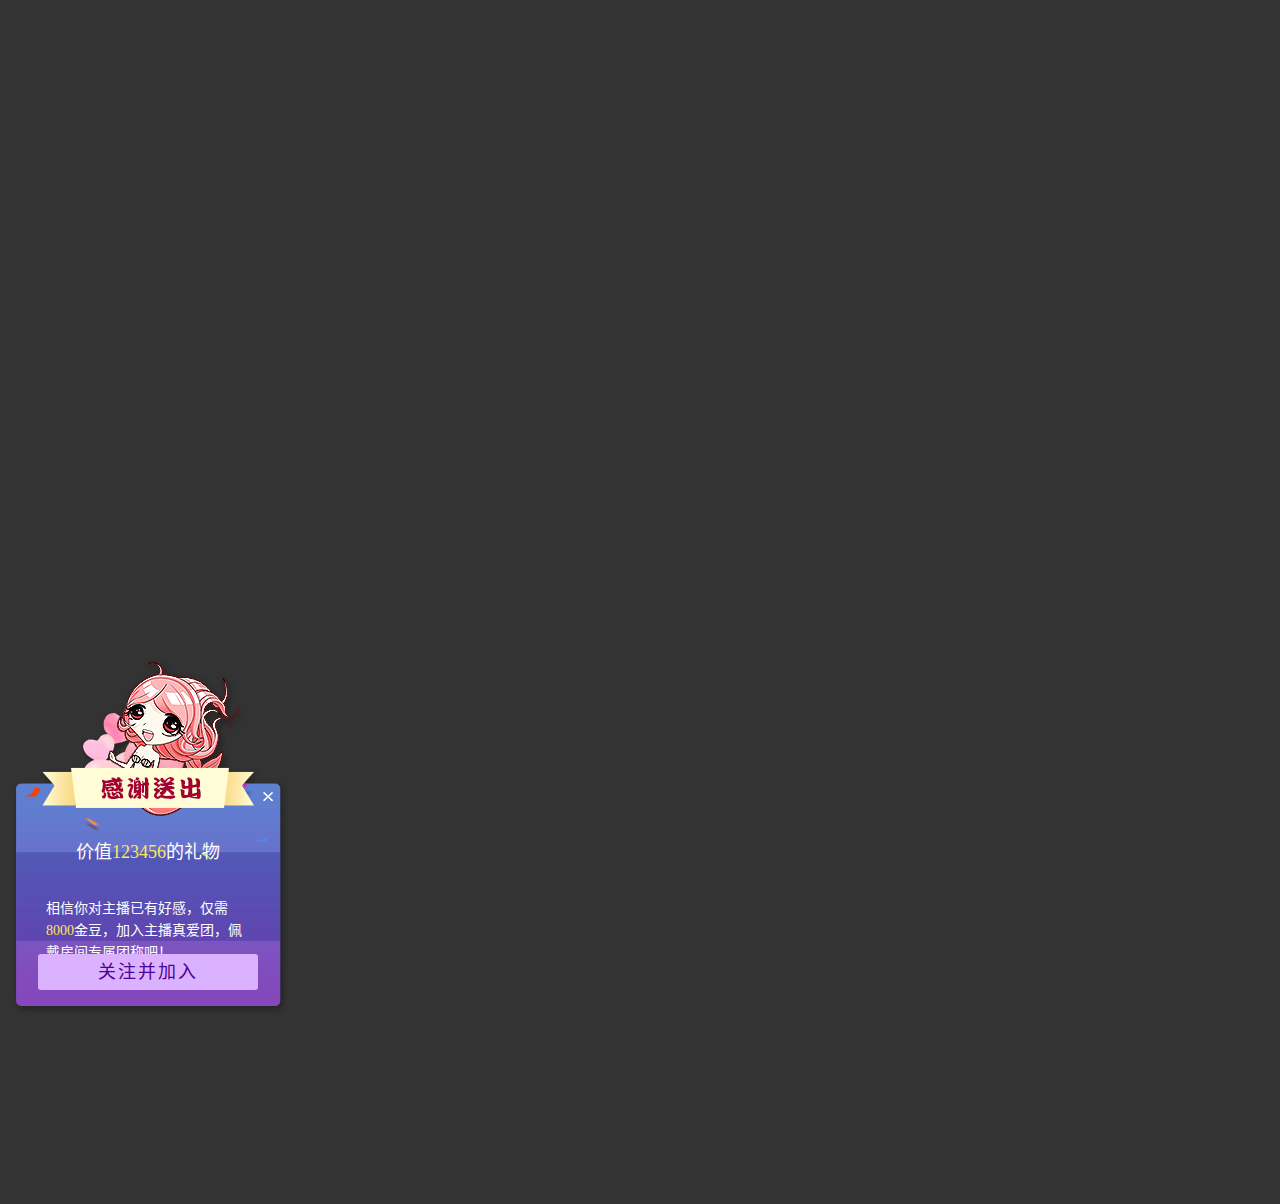
<file: loveteam/index.html>
<!DOCTYPE html>
<html lang="zh-CN">
<head>
<meta http-equiv="Content-Type" content="text/html; charset=utf-8" />
<title>xxxx</title>
<link rel="stylesheet" type="text/css" href="http://cdn.mobimtech.com/www/ivp/v4/style/new_picture.css" media="all" />
<link rel="stylesheet" type="text/css" href="http://cdn.mobimtech.com/www/ivp/v4/style/common.css" media="all" />
<link skin="themeskin" rel="stylesheet" type="text/css" href="http://cdn.mobimtech.com/www/ivp/v4/style/theme_1.css?v=5273084">
<script type="text/javascript" src="js/jquery-1.8.3.min.js"></script>
<script type="text/javascript" src="http://cdn.mobimtech.com/www/ivp/v4/js/plugin/jquery/jquery.tinyscrollbar.min.js"></script>
<script type="text/javascript" src="js/moment-with-locales.min.js"></script>
<script type="text/javascript" src="js/loveteam.js"></script>

<link rel="stylesheet" type="text/css" href="style/loveteam.css" media="all" />
<script>
var IMI = IMI || {};
IMI.masterURL = '//localhost:8081/';
var liveHost = IMI.masterURL;
var _ivp = _ivp || {};
_ivp.auth = Math.random() > 0.4 ? 1 : 0;
_ivp.userId = Math.random() > 0.4 ? -1 : 101208;

/**
 * 格式化输出 
 * @param {} template 模板，占位符为{}，具体内容，依次排在后面，或者数组
 * @return {}
 */
 function fm(template) {// 接收的参数为两种类型，(template,1,2,...) 或者(template,[1,3,...])
	var arr = [];
	if (arguments.length == 2 && typeof arguments[1] == 'object')
		arr = arr.concat(arguments[1]);
	else {
		for (var i = 1; i < arguments.length; i++) {
			arr.push(arguments[i]);
		}
	}
	for (var i = 0; i<arr.length;i++) {
		template = template.replace(/{}/, arr[i]);
	}
    arr.splice(0,arr.length);
    arr = null;
	return template;
}
var Main = {};
Main.Showpanel = (function($) {
    var scrollXY = function() {
        var a = document.documentElement;
        return {
            x : self.pageXOffset || a && a.scrollLeft || document.body.scrollLeft,
            y : self.pageYOffset || a && a.scrollTop || document.body.scrollTop
        }
    };
    var closeMask = function() {
		$("#mask").hide();
        $("#divmask").hide();
    }
    var showMask = function(zIndex) {
        if ($("#divmask")) {
            $("#divmask").css("height", $(document).height());
            $("#divmask").css("width", $(document).width());
            $("#divmask").css("z-index", parseInt(zIndex) - 1);
            $("#divmask").show();
        }
    }

    return {
        /**
         * 获取滚动的横轴和纵轴
         */
        getScrollXY : scrollXY,
        /**
         * 显示面板
         */
        showDivPanel : function(divId, hideMask) {
    	var top, left;
    	try{
    		var w = $("#" + divId).width();
    		var h = $("#" + divId).height();
    		var resultH = $(window).height();
    		var resultW = $(window).width();
    		top = (resultH - h)/2;
    		left = (resultW - w)/2;
    	}catch(e){
    		top = ($(window).height() - $("#" + divId).height()) / 2 + scrollXY().y;
            left = ($(window).width() - $("#" + divId).width()) / 2;
    	}
    		top = top >= 0 ? top : 0;
            $("#" + divId).css({
                        position : 'fixed',
                        top : top,
                        left : left,
                        'z-index' : 99999
                    }).show();
            if (!hideMask) {
                showMask($("#" + divId).css("z-index"));
            }
        },
        closeDivPanel : function(divId) {
            if ($("#" + divId)) {
                $("#" + divId).hide();
                closeMask()
            }
        }
    }
})(jQuery);

var showDivPanel = Main.Showpanel.showDivPanel;
var closeDivPanel = Main.Showpanel.closeDivPanel;
;$(function(){
	$("#lt_panel_scroll").tinyscrollbar({"wheel":54,"size":200});
	$("#lt_panel_scroll").tinyscrollbar_update();

	loveteam.init();
});
</script>
</head>
<body style="width: 270px; background:#333;">
<br><br><br>
<!-- http://cdn.mobimtech.com/www/ivp/v4/style/img/pixel.gif -->

<div class="lt_container" style="display: none;">
	<div class="lt_p1 clear">
		<span class="lt_btn1 right noSelect" id="lt_xufei_btn" data-status="1" style="display: none;">续费</span>
		<span class="lt_btn1 right noSelect" id="lt_open_btn" style="display: none;">立即开通</span>
		<span class="lt_fanhui_btn theme_btn3 right noSelect" id="lt_fanhui_btn" style="display: none;">返回</span>
		<div><img src="style/img/lt_icon.png" class="lt_icon"> 团称<span id="lt_name">[<i class="lt_c1">无</i>]</span><span class="noSelect" id="lt_name_setting" style="display: none;">[<i class="lt_c3">设置</i>]</span></div>
	</div>
	<div class="lt_p4" id="lt_mine_info" style="display: none;">
		<p class="lt_mine_value">我的真爱值 <span class="lt_c2">0</span> <span class="lt_lv">lv0</span></p>
		<div class="lt_ch1 clear">
			<span class="lt_btn2 left" id="lt_team_rank_btn">团排名0 <i class="lt_arrow1"></i></span>
			<span class="lt_btn2 right" id="lt_mem_rank_btn">团成员0 <i class="lt_arrow1"></i></span>
		</div>
	</div>
	<div class="lt_p2" id="lt_task_wrap" style="display: none;">
		<p>做任务，提升真爱值</p>
		<ul class="lt_task_list">
			<li><span class="lt_t_n">1</span> 每日首次观看真爱主播<span class="lt_t_s lt_complete">+2 已完成</span></li>
			<li><span class="lt_t_n">2</span> 每日在真爱主播间发言一次<span class="lt_t_s">+2 未完成</span></li>
			<li><span class="lt_t_n">3</span> 每日分享真爱主播间<span class="lt_t_s">+5 未完成</span></li>
			<li><span class="lt_t_n">3</span> 每日首次送礼给真爱主播间<span class="lt_t_s">+10 未完成</span></li>
			<li><span class="lt_t_n">3</span> 每日在房间进行一次充值<span class="lt_t_s">+50 未完成</span></li>
		</ul>
	</div>
	<div class="lt_p2" id="lt_privilege_wrap">
		<div class="lt_privilege_title">真爱特权 <img src="style/img/que.png" class="lt_que"></div>
		<div class="lt_privilege_list">
			<ul class="clear">
				<li class="lt_q1"><span>专属<br>图标</span></li>
				<li class="lt_q2"><span>专属<br>道具</span></li>
				<li class="lt_q3"><span>为Ta<br>打榜</span></li>
				<li class="lt_q4"><span>排名<br>提前</span></li>
			</ul>
		</div>
	</div>
	<div class="lt_p3" id="lt_foot_open">
		<div class="lt_ch_p">开通时长 <span class="lt_open_item"><i class="on">1个月</i> <i>3个月</i> <i>6个月</i> <i>12个月</i></span></div>
		<div class="lt_ch_p">共需金豆 <span class="lt_c2" id="lt_open_price">8000</span> 开通即返<span class="lt_c2">30%</span>的金豆</div>
		<div class="lt_ch_p" id="lt_great_date" style="display: none;">有效期至 <span class="lt_c2">2020-10-23</span></div>
	</div>
</div>


<br><br><br>
<!-- $("#um_pk_lau").tinyscrollbar({"wheel":12,"size":200});$("#um_pk_lau").tinyscrollbar_update(); -->
<div class="lt_panel" id="loveteam_panel" style="display:none;">
	<div class="lt_tips_m">
		<div class="lt_panel_title"><span id="loveteam_panel_title"></span><span class="lt_panel_close" onclick="closeDivPanel('loveteam_panel')"></span><ul class="lt_mem_tab" style="display: none;"><li class="act">周榜</li><li class="lt_t_line">月榜</li><li>总榜</li></ul></div>
		<div class="lt_panel_content">
			<div class="lt_panel_wrap pwrap_scroll" id="lt_panel_scroll">
				<div class="scrollbar"><div class="track"><div class="thumb"><div class="end"></div></div></div></div>
				<div class="viewport">
					<div class="overview">
						<div class="lt_mem_line clear">
							<span class="lt_attention1 right noSelect" data-emceeId="10011">+关注</span>
							<span class="lt_n_common lt_n1 left">1</span>
							<div class="lt_mem_pic left"><img src="style/img/lt_q1.png" class="lt_mem_avatar"></div>
							<div class="lt_mem_info">
								<p>用户名用户名</p>
								<p>真爱值 <span class="lt_c2">89879</span></p>
							</div>
						</div>
						<div class="lt_mem_line clear">
							<span class="lt_attention2 right noSelect">已关注</span>
							<span class="lt_n_common lt_n2 left">2</span>
							<div class="lt_mem_pic left"><img src="style/img/lt_q1.png" class="lt_mem_avatar"></div>
							<div class="lt_mem_info">
								<p>用户名用户名</p>
								<p>真爱值 <span class="lt_c2">89879</span></p>
							</div>
						</div>
						<div class="lt_mem_line clear">
							<span class="lt_n_common lt_n3 left">3</span>
							<div class="lt_mem_pic left"><img src="style/img/lt_q1.png" class="lt_mem_avatar"></div>
							<div class="lt_mem_info">
								<p>用户名用户名</p>
								<p>真爱值 <span class="lt_c2">89879</span></p>
							</div>
						</div>
						<div class="lt_mem_line clear">
							<span class="lt_n_common lt_n4 left">4</span>
							<div class="lt_mem_pic left"><img src="style/img/lt_q1.png" class="lt_mem_avatar"></div>
							<div class="lt_mem_info">
								<p>用户名用户名</p>
								<p>真爱值 <span class="lt_c2">89879</span></p>
							</div>
						</div>
					</div>
				</div>
			</div>
			<div class="lt_mem_mine clear">
				<span class="lt_n_common lt_n4 left">4</span>
				<div class="lt_mem_pic left"><img src="style/img/lt_q1.png" class="lt_mem_avatar"></div>
				<div class="lt_mem_info">
					<p>用户名用户名 真爱值 <span class="lt_c2">89879</span></p>
					<p style="color: #736eab;">超越前一名，真爱值需提升 50000</p>
				</div>
			</div>
		</div>
	</div>
</div>
<!---->
<br><br><br><br><br><br><br><br><br><br><br><br><br><br><br><br><br><br><br><br><br><br><br><br><br><br><br><br><br><br>

<!-- ++ -->
<div class="lt_live_tips" id="lt_live_tips">
	<div class="lt_live_tips_wrap">
		<div class="lt_live_tips_title"><span class="lt_live_tips_close" onclick="closeDivPanel('lt_live_tips')"></span></div>
		<div class="lt_live_tips_content">
			<p class="lt_live_p1">价值<span class="lt_c4">123456</span>的礼物</p>
			<div class="lt_live_p2">相信你对主播已有好感，仅需<span class="lt_c4">8000</span>金豆，加入主播真爱团，佩戴房间专属团称吧！</div>
		</div>
		<div class="lt_live_tips_sub"><span class="lt_live_tips_btn1 noSelect" onclick="closeDivPanel('lt_live_tips')">关注并加入</span></div>
	</div>
</div>
<br><br><br><br><br><br><br><br><br><br><br><br><br><br><br><br><br><br><br><br><br><br><br><br><br><br><br><br><br><br>

<!-- ++ -->
<div class="lt_panel_common" id="lt_panel_common" style="display: none;">
	<div class="lt_panel_common_wrap">
		<div class="lt_panel_common_title">设置团称<span class="lt_panel_close" onclick="closeDivPanel('lt_panel_common')"></span></div>
		<div class="lt_common_content">
			<div><input type="text" class="lt_input_text" value="" placeholder="请输入团称"></div>
			<p class="lt_panel_ms1">输入2-3个字的团称，设置后30天内不可修改</p>
		</div>
		<div class="lt_common_sub"><span class="lt_common_btn1 noSelect" onclick="closeDivPanel('lt_panel_common')">提交审核</span></div>
	</div>
</div>
</body>
</html>
</file>
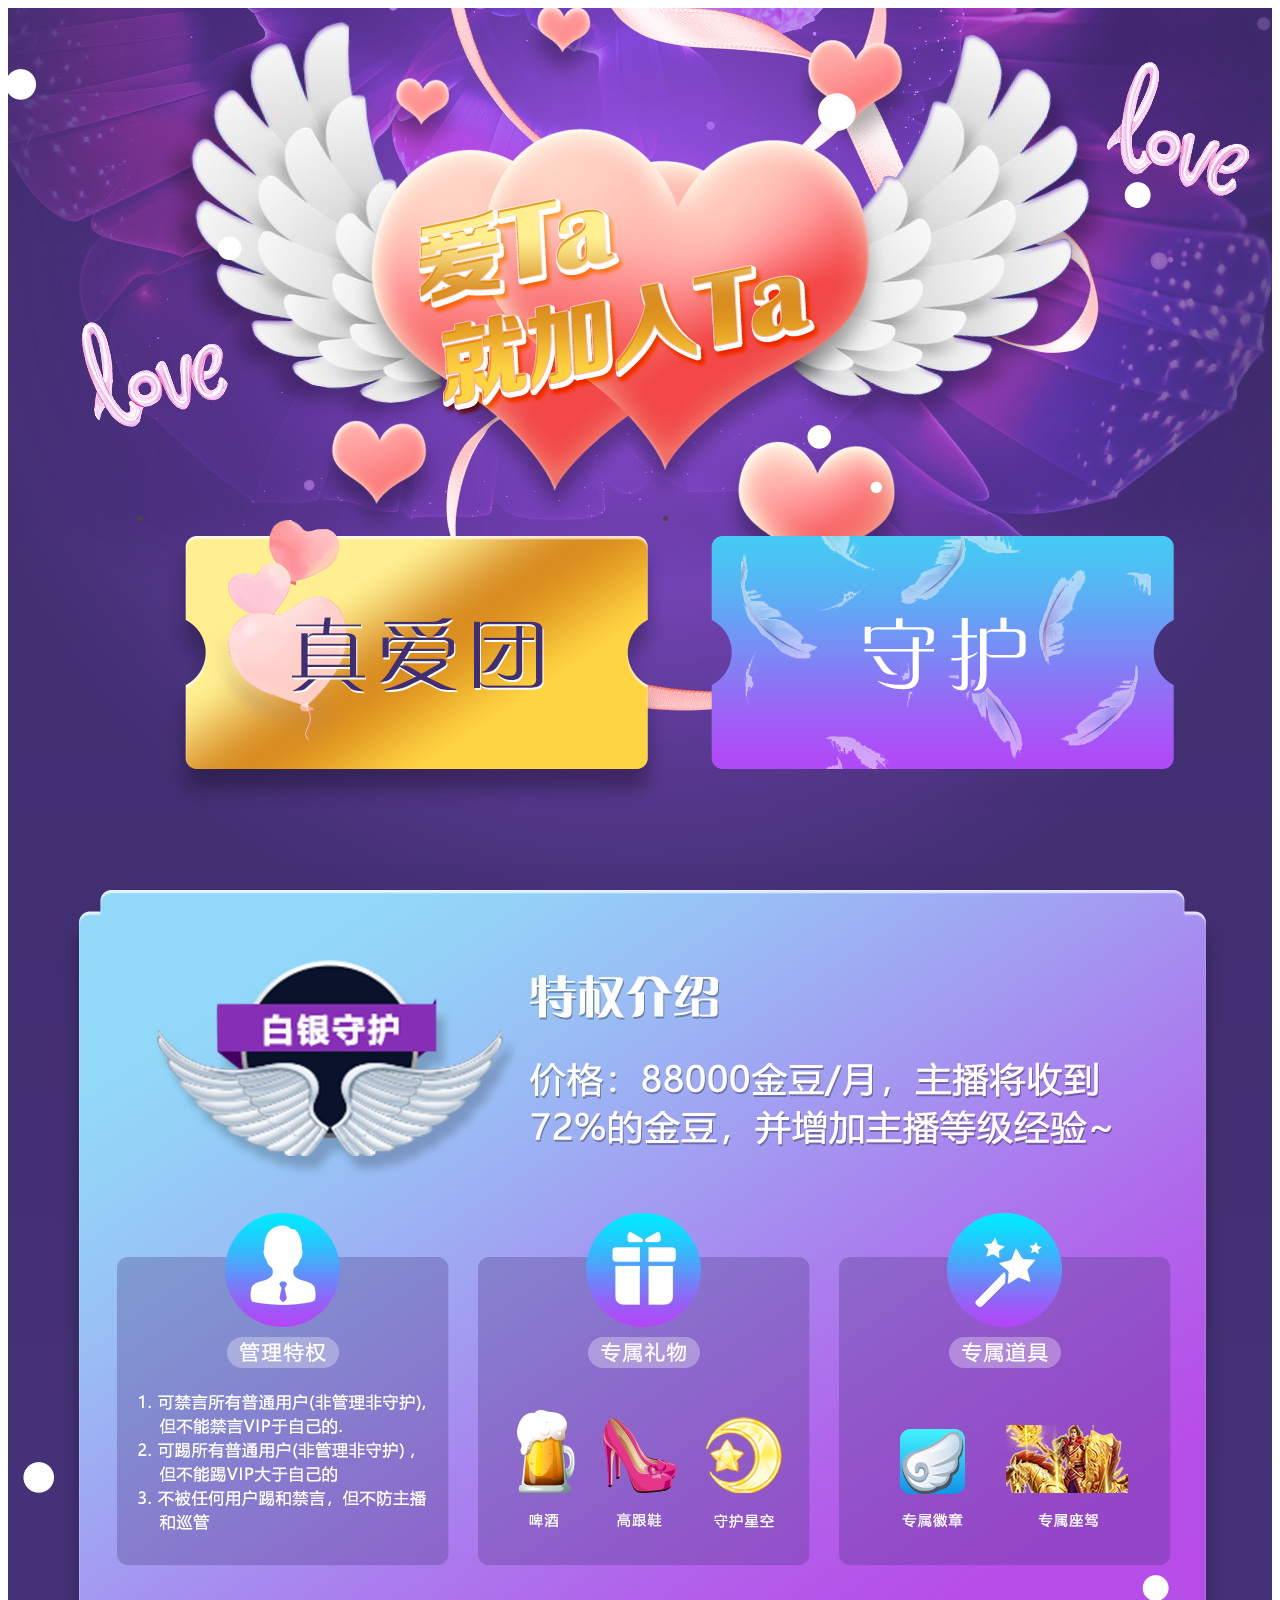
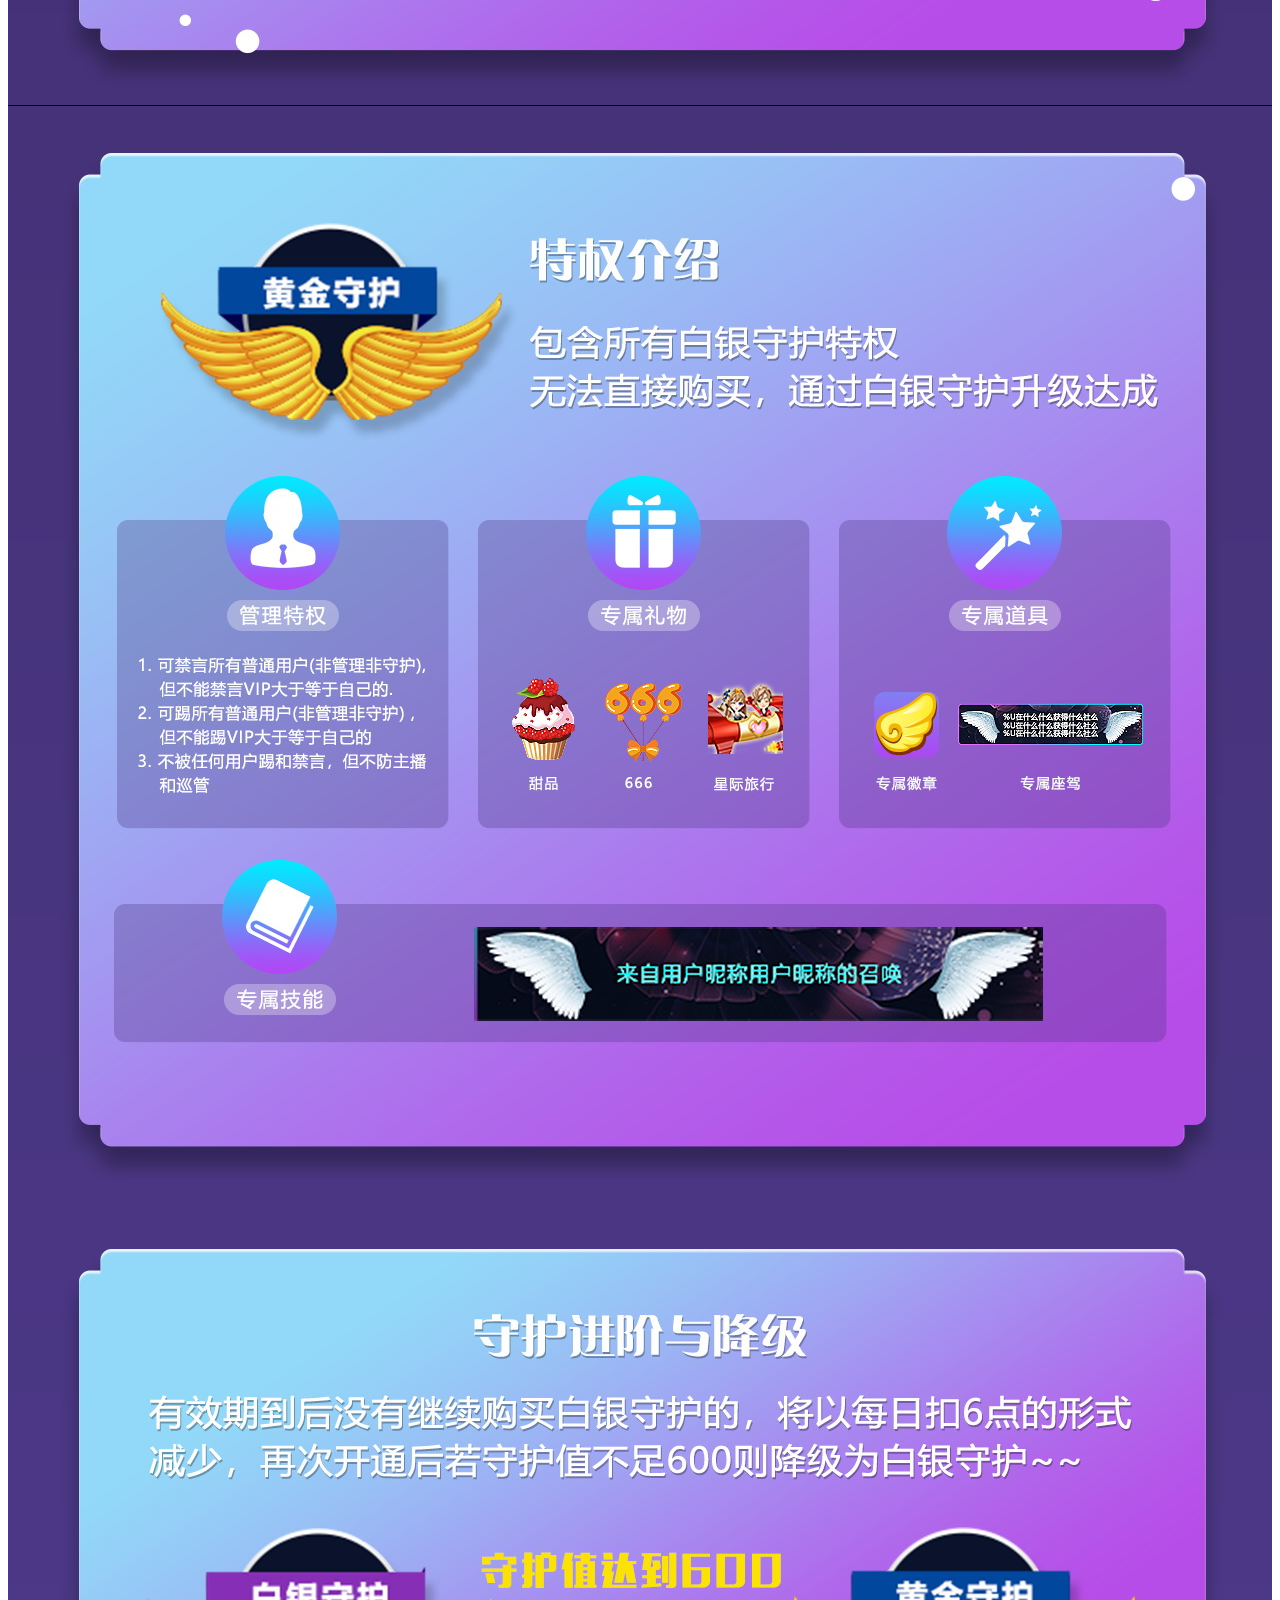
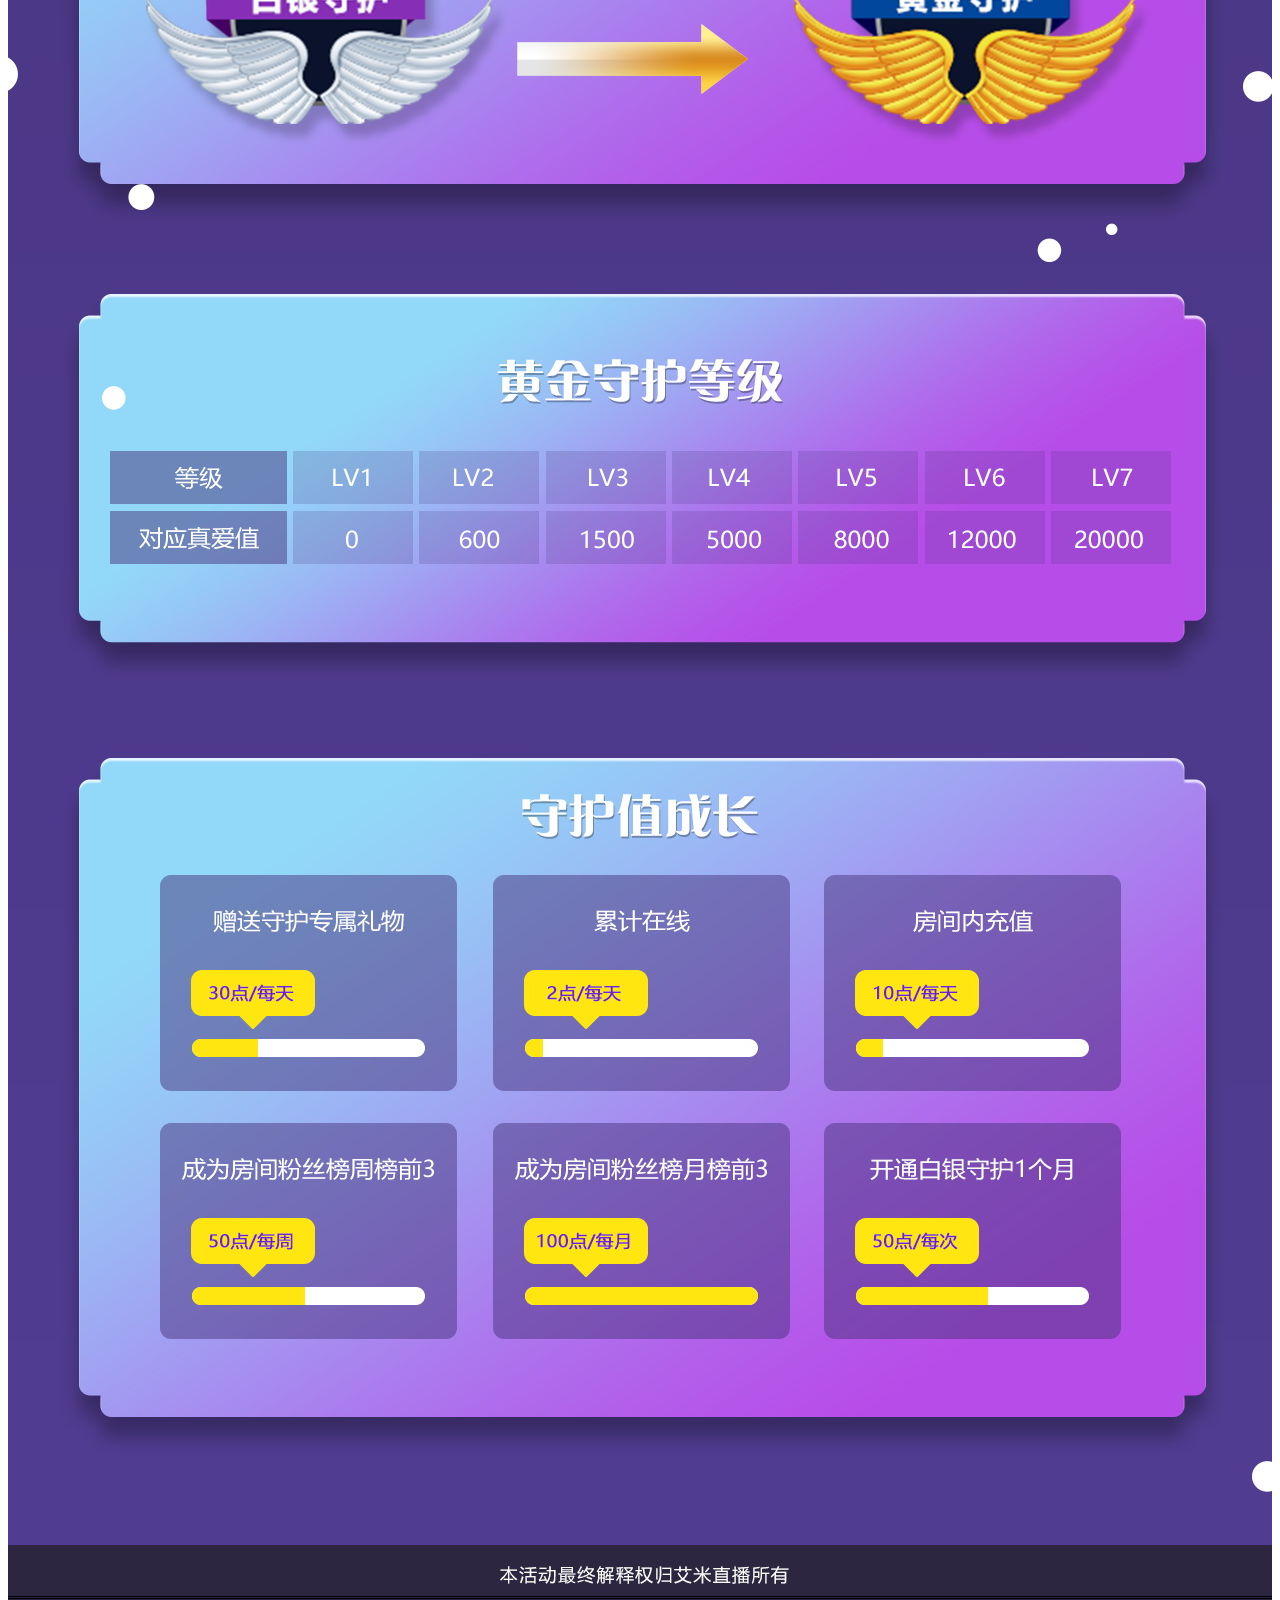
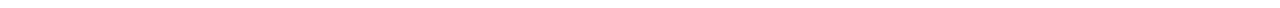
<file: mobim/static/loveteam-act/index.html>
<!DOCTYPE html>
<html lang="zh-CN">
<head>
<meta http-equiv="Content-Type" content="text/html; charset=utf-8" />
<title>xxxx</title>
<link rel="stylesheet" type="text/css" href="http://cdn.mobimtech.com/www/ivp/v4/style/new_picture.css" media="all" />
<link rel="stylesheet" type="text/css" href="http://cdn.mobimtech.com/www/ivp/v4/style/common.css" media="all" />
<link skin="themeskin" rel="stylesheet" type="text/css" href="http://cdn.mobimtech.com/www/ivp/v4/style/theme_1.css?v=5273084">
<script type="text/javascript" src="js/jquery-1.8.3.min.js"></script>
<script type="text/javascript" src="http://cdn.mobimtech.com/www/ivp/v4/js/plugin/jquery/jquery.tinyscrollbar.min.js"></script>
<script type="text/javascript" src="js/moment-with-locales.min.js"></script>

<script type="text/javascript" src="js/loveteam_file.js"></script>
<link rel="stylesheet" type="text/css" href="style/loveteam_main.css" media="all" />
<script>
var IMI = IMI || {};
IMI.masterURL = '//localhost:8081/';
var liveHost = IMI.masterURL;
var _ivp = _ivp || {};
_ivp.auth = Math.random() > 0.4 ? 1 : 0;
_ivp.userId = Math.random() > 0.4 ? -1 : 101208;

/**
 * 格式化输出 
 * @param {} template 模板，占位符为{}，具体内容，依次排在后面，或者数组
 * @return {}
 */
 function fm(template) {// 接收的参数为两种类型，(template,1,2,...) 或者(template,[1,3,...])
	var arr = [];
	if (arguments.length == 2 && typeof arguments[1] == 'object')
		arr = arr.concat(arguments[1]);
	else {
		for (var i = 1; i < arguments.length; i++) {
			arr.push(arguments[i]);
		}
	}
	for (var i = 0; i<arr.length;i++) {
		template = template.replace(/{}/, arr[i]);
	}
    arr.splice(0,arr.length);
    arr = null;
	return template;
}
var Main = {};
Main.Showpanel = (function($) {
    var scrollXY = function() {
        var a = document.documentElement;
        return {
            x : self.pageXOffset || a && a.scrollLeft || document.body.scrollLeft,
            y : self.pageYOffset || a && a.scrollTop || document.body.scrollTop
        }
    };
    var closeMask = function() {
		$("#mask").hide();
        $("#divmask").hide();
    }
    var showMask = function(zIndex) {
        if ($("#divmask")) {
            $("#divmask").css("height", $(document).height());
            $("#divmask").css("width", $(document).width());
            $("#divmask").css("z-index", parseInt(zIndex) - 1);
            $("#divmask").show();
        }
    }

    return {
        /**
         * 获取滚动的横轴和纵轴
         */
        getScrollXY : scrollXY,
        /**
         * 显示面板
         */
        showDivPanel : function(divId, hideMask) {
    	var top, left;
    	try{
    		var w = $("#" + divId).width();
    		var h = $("#" + divId).height();
    		var resultH = $(window).height();
    		var resultW = $(window).width();
    		top = (resultH - h)/2;
    		left = (resultW - w)/2;
    	}catch(e){
    		top = ($(window).height() - $("#" + divId).height()) / 2 + scrollXY().y;
            left = ($(window).width() - $("#" + divId).width()) / 2;
    	}
    		top = top >= 0 ? top : 0;
            $("#" + divId).css({
                        position : 'fixed',
                        top : top,
                        left : left,
                        'z-index' : 99999
                    }).show();
            if (!hideMask) {
                showMask($("#" + divId).css("z-index"));
            }
        },
        closeDivPanel : function(divId) {
            if ($("#" + divId)) {
                $("#" + divId).hide();
                closeMask()
            }
        }
    }
})(jQuery);

var showDivPanel = Main.Showpanel.showDivPanel;
var closeDivPanel = Main.Showpanel.closeDivPanel;
;$(function(){
	// $("#lt_panel_scroll").tinyscrollbar({"wheel":54,"size":200});
	// $("#lt_panel_scroll").tinyscrollbar_update();

    // loveteamFile.init();
    $(".act_tab").find("li").bind("click", function(){
        var self = $(this);
        var idx = self.index();
        self.addClass("act").siblings().removeClass("act");
        self.closest(".part1").next().children().eq(idx).show().siblings().hide();
    });
});
</script>
<style>
.part1,.layout1 {height:856px; background:url(style/img/pic1.jpg) no-repeat scroll 50% 0 transparent;}
.part2,.layout2 {height:842px; background:url(style/img/pic2.jpg) no-repeat scroll 50% 0 transparent;}
.part3,.layout3 {height:1087px; background:url(style/img/pic3.jpg) no-repeat scroll 50% 0 transparent;}
.part4,.layout4 {height:678px; background:url(style/img/pic4.jpg) no-repeat scroll 50% 0 transparent;}
.part5,.layout5 {height:440px; background:url(style/img/pic5.jpg) no-repeat scroll 50% 0 transparent;}
.part6,.layout6 {height:889px; background:url(style/img/pic6.jpg) no-repeat scroll 50% 0 transparent;}
.part7,.layout7 {height:634px; background:url(style/img/pic7.jpg) no-repeat scroll 50% 0 transparent;}
.part8,.layout8 {height:607px; background:url(style/img/pic8.jpg) no-repeat scroll 50% 0 transparent;}
.part9,.layout9 {height:965px; background:url(style/img/pic9.jpg) no-repeat scroll 50% 0 transparent;}
.part10,.layout10 {height:690px; background:url(style/img/pic10.jpg) no-repeat scroll 50% 0 transparent;}
</style>
</head>
<body>
<div class="activity_middle">
	<div class="part1"><div class="layout1">
        <ul class="act_tab clear">
            <li class="a_btn1 act"></li>
            <li class="a_btn2"></li>
        </ul>
    </div></div>
	<div>
        <div>
            <div class="part2"><div class="layout2"></div></div>
            <div class="part3"><div class="layout3"></div></div>
            <div class="part4"><div class="layout4"></div></div>
            <div class="part5"><div class="layout5"></div></div>
            <div class="part6"><div class="layout6"></div></div>
        </div>
        <div style="display: none;">
            <div class="part7"><div class="layout7"></div></div>
            <div class="part8"><div class="layout8"></div></div>
            <div class="part9"><div class="layout9"></div></div>
            <div class="part10"><div class="layout10"></div></div>
        </div>
    </div>
	<!-- <div style="color:#f00; background-color:#fff;">
		<p style="font-size:18px; line-height:48px; text-align:center;">本活动最终解释权归官方运营团队所有</p>
	</div> -->
</div>
</body>
</html>
</file>
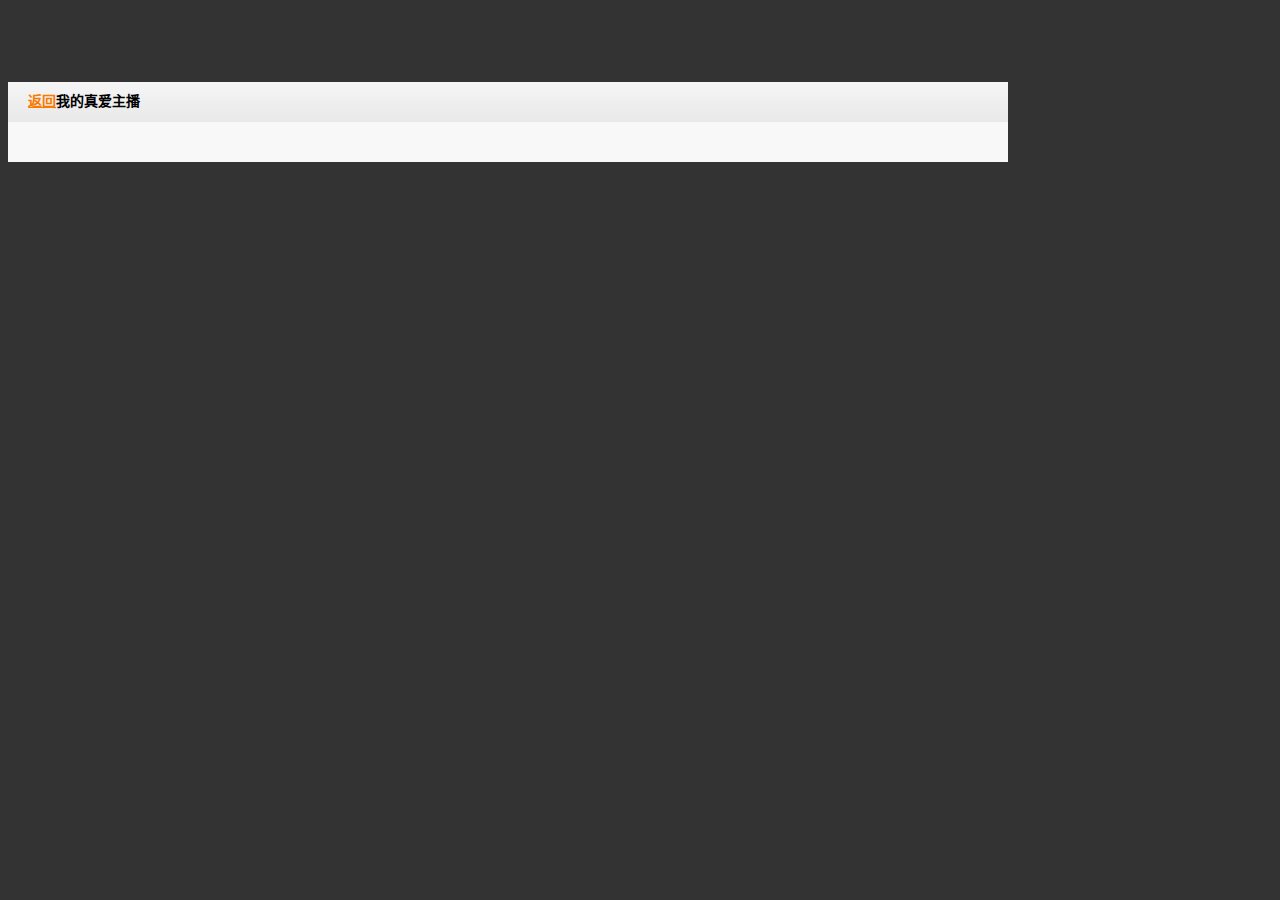
<file: mobim/static/loveteam-file/index.html>
<!DOCTYPE html>
<html lang="zh-CN">
<head>
<meta http-equiv="Content-Type" content="text/html; charset=utf-8" />
<title>xxxx</title>
<link rel="stylesheet" type="text/css" href="http://cdn.mobimtech.com/www/ivp/v4/style/new_picture.css" media="all" />
<link rel="stylesheet" type="text/css" href="http://cdn.mobimtech.com/www/ivp/v4/style/common.css" media="all" />
<link skin="themeskin" rel="stylesheet" type="text/css" href="http://cdn.mobimtech.com/www/ivp/v4/style/theme_1.css?v=5273084">
<script type="text/javascript" src="js/jquery-1.8.3.min.js"></script>
<script type="text/javascript" src="http://cdn.mobimtech.com/www/ivp/v4/js/plugin/jquery/jquery.tinyscrollbar.min.js"></script>
<script type="text/javascript" src="js/moment-with-locales.min.js"></script>

<script type="text/javascript" src="js/loveteam_file.js"></script>
<link rel="stylesheet" type="text/css" href="style/loveteam_file.css" media="all" />
<script>
var IMI = IMI || {};
IMI.masterURL = '//localhost:8081/';
var liveHost = IMI.masterURL;
var _ivp = _ivp || {};
_ivp.auth = Math.random() > 0.4 ? 1 : 0;
_ivp.userId = Math.random() > 0.4 ? -1 : 101208;

// 测试环境
IMI.masterURL = '//aimi.mobimtech.com/';
liveHost = IMI.masterURL;
_ivp.auth = 0;
_ivp.userId = 101208;
_ivp.imToken = "c8j5wkl9xv4dwjqyfl9do";
IMI.staticUrl = "//static.mobimtech.com/ivp/";
var _r = Math.random();
if(_r > 0.4){
	_ivp.roomId = "104416-1-8bd166252479e0a4c6170a078a7fde5c";
	_ivp.hostId = 104416;
}else{
	_ivp.roomId = "103573-1-ac5142183d2d82b6c1f3c4634dd03fb9";
	_ivp.hostId = 103573;
}

/**
 * 格式化输出 
 * @param {} template 模板，占位符为{}，具体内容，依次排在后面，或者数组
 * @return {}
 */
 function fm(template) {// 接收的参数为两种类型，(template,1,2,...) 或者(template,[1,3,...])
	var arr = [];
	if (arguments.length == 2 && typeof arguments[1] == 'object')
		arr = arr.concat(arguments[1]);
	else {
		for (var i = 1; i < arguments.length; i++) {
			arr.push(arguments[i]);
		}
	}
	for (var i = 0; i<arr.length;i++) {
		template = template.replace(/{}/, arr[i]);
	}
    arr.splice(0,arr.length);
    arr = null;
	return template;
}
/**
 * 获取用户头像地址
 */
 function getUserAvatar(avatar){
	if(!avatar) {
		return '';
	}
	if(avatar.indexOf("//") === 0) {
		return avatar;
	}
	//去掉写死http://开头的 http:
	if(avatar.indexOf("http") === 0) {
		return avatar.replace('http:','');
	}
	return IMI.staticUrl + avatar.substring(1);
}
var Main = {};
Main.Showpanel = (function($) {
    var scrollXY = function() {
        var a = document.documentElement;
        return {
            x : self.pageXOffset || a && a.scrollLeft || document.body.scrollLeft,
            y : self.pageYOffset || a && a.scrollTop || document.body.scrollTop
        }
    };
    var closeMask = function() {
		$("#mask").hide();
        $("#divmask").hide();
    }
    var showMask = function(zIndex) {
        if ($("#divmask")) {
            $("#divmask").css("height", $(document).height());
            $("#divmask").css("width", $(document).width());
            $("#divmask").css("z-index", parseInt(zIndex) - 1);
            $("#divmask").show();
        }
    }

    return {
        /**
         * 获取滚动的横轴和纵轴
         */
        getScrollXY : scrollXY,
        /**
         * 显示面板
         */
        showDivPanel : function(divId, hideMask) {
    	var top, left;
    	try{
    		var w = $("#" + divId).width();
    		var h = $("#" + divId).height();
    		var resultH = $(window).height();
    		var resultW = $(window).width();
    		top = (resultH - h)/2;
    		left = (resultW - w)/2;
    	}catch(e){
    		top = ($(window).height() - $("#" + divId).height()) / 2 + scrollXY().y;
            left = ($(window).width() - $("#" + divId).width()) / 2;
    	}
    		top = top >= 0 ? top : 0;
            $("#" + divId).css({
                        position : 'fixed',
                        top : top,
                        left : left,
                        'z-index' : 99999
                    }).show();
            if (!hideMask) {
                showMask($("#" + divId).css("z-index"));
            }
        },
        closeDivPanel : function(divId) {
            if ($("#" + divId)) {
                $("#" + divId).hide();
                closeMask()
            }
        }
    }
})(jQuery);

var showDivPanel = Main.Showpanel.showDivPanel;
var closeDivPanel = Main.Showpanel.closeDivPanel;
;$(function(){
	// $("#lt_panel_scroll").tinyscrollbar({"wheel":54,"size":200});
	// $("#lt_panel_scroll").tinyscrollbar_update();

	loveteamFile.init();
});
</script>
</head>
<body style="background:#333;">
<br><br><br>
<div class="lt_file_container">
	<div class="lt_file_title clear"><span class="fanhuibtn right" onclick="history.back()">返回</span>我的真爱主播</div>
	<div class="lt_zb_wrap">
		<div class="clear" id="lt_zb_list">
			<!-- <div class="lt_zb_kuai left">
				<div class="lt_zb_p1 clear">
                    <div class="lt_zb_pic left"><img src="style/img/11.png" class="lt_zb_avatar"></div>
                    <div class="lt_zb_info left">
                        <p class="lt_i_t1">可爱啊 <span class="lt_lv">lv84</span></p>
                        <p>主播：<span class="lt_c1">方可爱</span></p>
                    </div>
                    <span class="lt_btn_common lt_btn1 left noSelect" data-status="1">为Ta代言</span>
                </div>
				<div class="lt_zb_p2 clear">
                    <span class="lt_btn_common lt_btn2 right noSelect">续  费</span>
                    <p>我的真爱值 <span class="lt_c1">99999</span> &nbsp;&nbsp;&nbsp;&nbsp;到期 <span class="lt_c1 lt_endtime">2020-09-21</span></p>
                </div>
			</div>
			<div class="lt_zb_kuai left">
				<div class="lt_zb_p1 clear">
                    <div class="lt_zb_pic left"><img src="style/img/11.png" class="lt_zb_avatar"></div>
                    <div class="lt_zb_info left">
                        <p class="lt_i_t1">可爱啊 <span class="lt_lv">lv84</span></p>
                        <p>主播：<span class="lt_c1">方可爱</span></p>
                    </div>
                    <span class="lt_btn_common lt_btn1 left noSelect" data-status="1">为Ta代言</span>
                </div>
				<div class="lt_zb_p2 clear">
                    <span class="lt_btn_common lt_btn2 right noSelect">续  费</span>
                    <p>我的真爱值 <span class="lt_c1">99999</span> &nbsp;&nbsp;&nbsp;&nbsp;到期 <span class="lt_c1 lt_endtime">2020-09-21</span></p>
                </div>
            </div>
            <div class="lt_zb_kuai left">
				<div class="lt_zb_p1 clear">
                    <div class="lt_zb_pic left"><img src="style/img/11.png" class="lt_zb_avatar"></div>
                    <div class="lt_zb_info left">
                        <p class="lt_i_t1">可爱啊 <span class="lt_lv">lv84</span></p>
                        <p>主播：<span class="lt_c1">方可爱</span></p>
                    </div>
                    <span class="lt_btn_common lt_btn1 left noSelect" data-status="1">为Ta代言</span>
                </div>
				<div class="lt_zb_p2 clear">
                    <span class="lt_btn_common lt_btn2 right noSelect">续  费</span>
                    <p>我的真爱值 <span class="lt_c1">99999</span> &nbsp;&nbsp;&nbsp;&nbsp;到期 <span class="lt_c1 lt_endtime">2020-09-21</span></p>
                </div>
			</div> -->
		</div>
	</div>
</div>
</body>
</html>
</file>
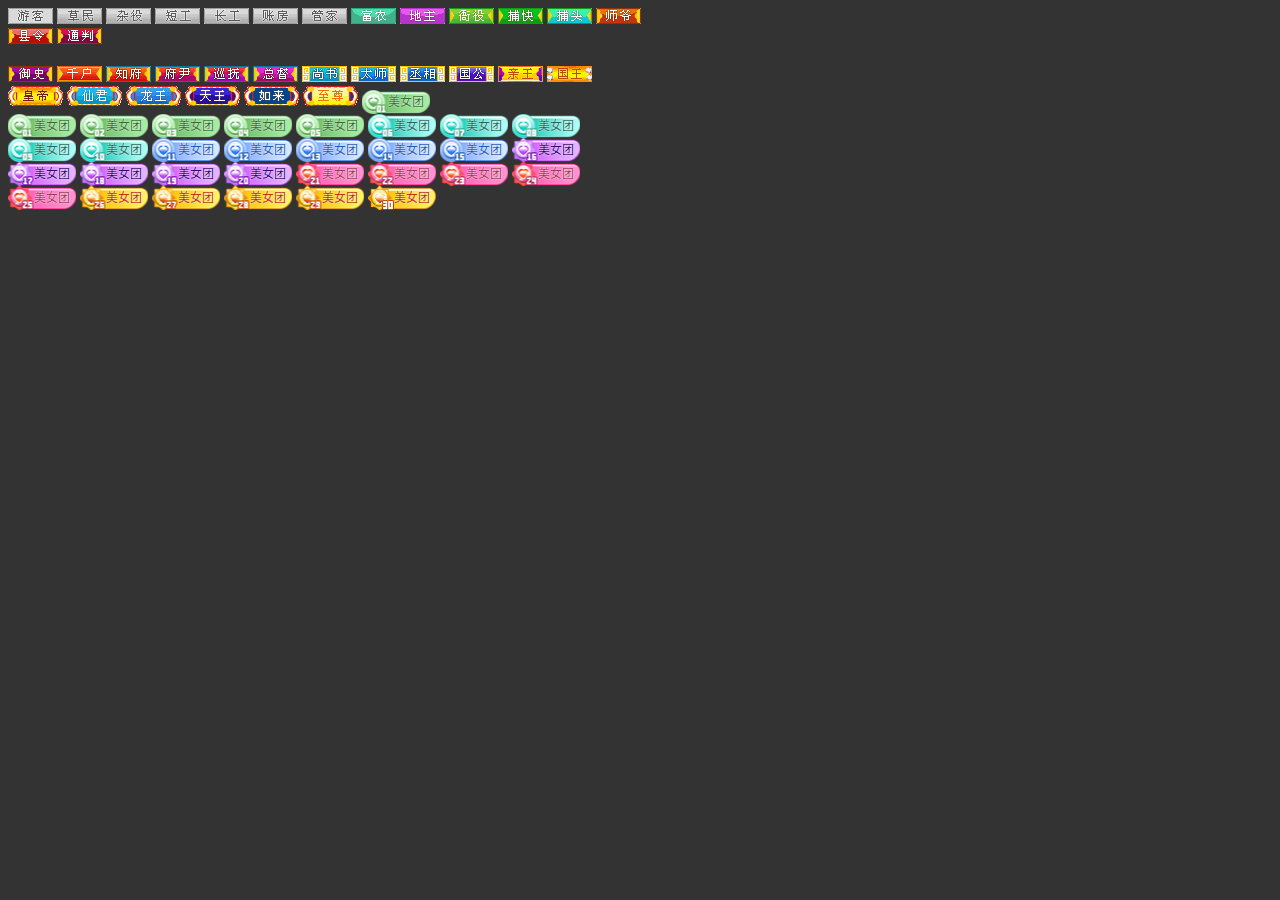
<file: mobim/static/loveteam-icon/index.html>
<!DOCTYPE html>
<html lang="zh-CN">
<head>
<meta http-equiv="Content-Type" content="text/html; charset=utf-8" />
<title>xxxx</title>
<link rel="stylesheet" type="text/css" href="http://cdn.mobimtech.com/www/ivp/v4/style/new_picture.css" media="all" />
<link rel="stylesheet" type="text/css" href="http://cdn.mobimtech.com/www/ivp/v4/style/common.css" media="all" />
<link skin="themeskin" rel="stylesheet" type="text/css" href="http://cdn.mobimtech.com/www/ivp/v4/style/theme_1.css?v=5273084">
<script type="text/javascript" src="js/jquery-1.8.3.min.js"></script>

<link rel="stylesheet" type="text/css" href="style/loveteam_icon.css" media="all" />
</head>
<body style="width: 640px; background:#333;">
<img src="style/img/pixel.gif" class="level-class level-lv00" />
<img src="style/img/pixel.gif" class="level-class level-lv0" />
<img src="style/img/pixel.gif" class="level-class level-lv1" />
<img src="style/img/pixel.gif" class="level-class level-lv2" />
<img src="style/img/pixel.gif" class="level-class level-lv3" />
<img src="style/img/pixel.gif" class="level-class level-lv4" />
<img src="style/img/pixel.gif" class="level-class level-lv5" />
<img src="style/img/pixel.gif" class="level-class level-lv6" />
<img src="style/img/pixel.gif" class="level-class level-lv7" />
<img src="style/img/pixel.gif" class="level-class level-lv8" />
<img src="style/img/pixel.gif" class="level-class level-lv9" />
<img src="style/img/pixel.gif" class="level-class level-lv10" />
<img src="style/img/pixel.gif" class="level-class level-lv11" />
<img src="style/img/pixel.gif" class="level-class level-lv12" />
<img src="style/img/pixel.gif" class="level-class level-lv13" /><br /><br />
<img src="style/img/pixel.gif" class="level-class level-lv14" />
<img src="style/img/pixel.gif" class="level-class level-lv15" />
<img src="style/img/pixel.gif" class="level-class level-lv16" />
<img src="style/img/pixel.gif" class="level-class level-lv17" />
<img src="style/img/pixel.gif" class="level-class level-lv18" />
<img src="style/img/pixel.gif" class="level-class level-lv19" />
<img src="style/img/pixel.gif" class="level-class level-lv20" />
<img src="style/img/pixel.gif" class="level-class level-lv21" />
<img src="style/img/pixel.gif" class="level-class level-lv22" />
<img src="style/img/pixel.gif" class="level-class level-lv23" />
<img src="style/img/pixel.gif" class="level-class level-lv24" />
<img src="style/img/pixel.gif" class="level-class level-lv25" />
<img src="style/img/pixel.gif" class="level-class level-lv26" />
<img src="style/img/pixel.gif" class="level-class level-lv27" />
<img src="style/img/pixel.gif" class="level-class level-lv28" />
<img src="style/img/pixel.gif" class="level-class level-lv29" />
<img src="style/img/pixel.gif" class="level-class level-lv30" />
<img src="style/img/pixel.gif" class="level-class level-lv31" />
<i class="love_lv_common love_lv1">美女团</i>
<div>
	<i class="love_lv_common love_lv1">美女团</i>
	<i class="love_lv_common love_lv2">美女团</i>
	<i class="love_lv_common love_lv3">美女团</i>
	<i class="love_lv_common love_lv4">美女团</i>
	<i class="love_lv_common love_lv5">美女团</i>
	<i class="love_lv_common love_lv6">美女团</i>
	<i class="love_lv_common love_lv7">美女团</i>
	<i class="love_lv_common love_lv8">美女团</i>
	<i class="love_lv_common love_lv9">美女团</i>
	<i class="love_lv_common love_lv10">美女团</i>
	<i class="love_lv_common love_lv11">美女团</i>
	<i class="love_lv_common love_lv12">美女团</i>
	<i class="love_lv_common love_lv13">美女团</i>
	<i class="love_lv_common love_lv14">美女团</i>
	<i class="love_lv_common love_lv15">美女团</i>
	<i class="love_lv_common love_lv16">美女团</i>
	<i class="love_lv_common love_lv17">美女团</i>
	<i class="love_lv_common love_lv18">美女团</i>
	<i class="love_lv_common love_lv19">美女团</i>
	<i class="love_lv_common love_lv20">美女团</i>
	<i class="love_lv_common love_lv21">美女团</i>
	<i class="love_lv_common love_lv22">美女团</i>
	<i class="love_lv_common love_lv23">美女团</i>
	<i class="love_lv_common love_lv24">美女团</i>
	<i class="love_lv_common love_lv25">美女团</i>
	<i class="love_lv_common love_lv26">美女团</i>
	<i class="love_lv_common love_lv27">美女团</i>
	<i class="love_lv_common love_lv28">美女团</i>
	<i class="love_lv_common love_lv29">美女团</i>
	<i class="love_lv_common love_lv30">美女团</i>
</div>
</body>
</html>
</file>
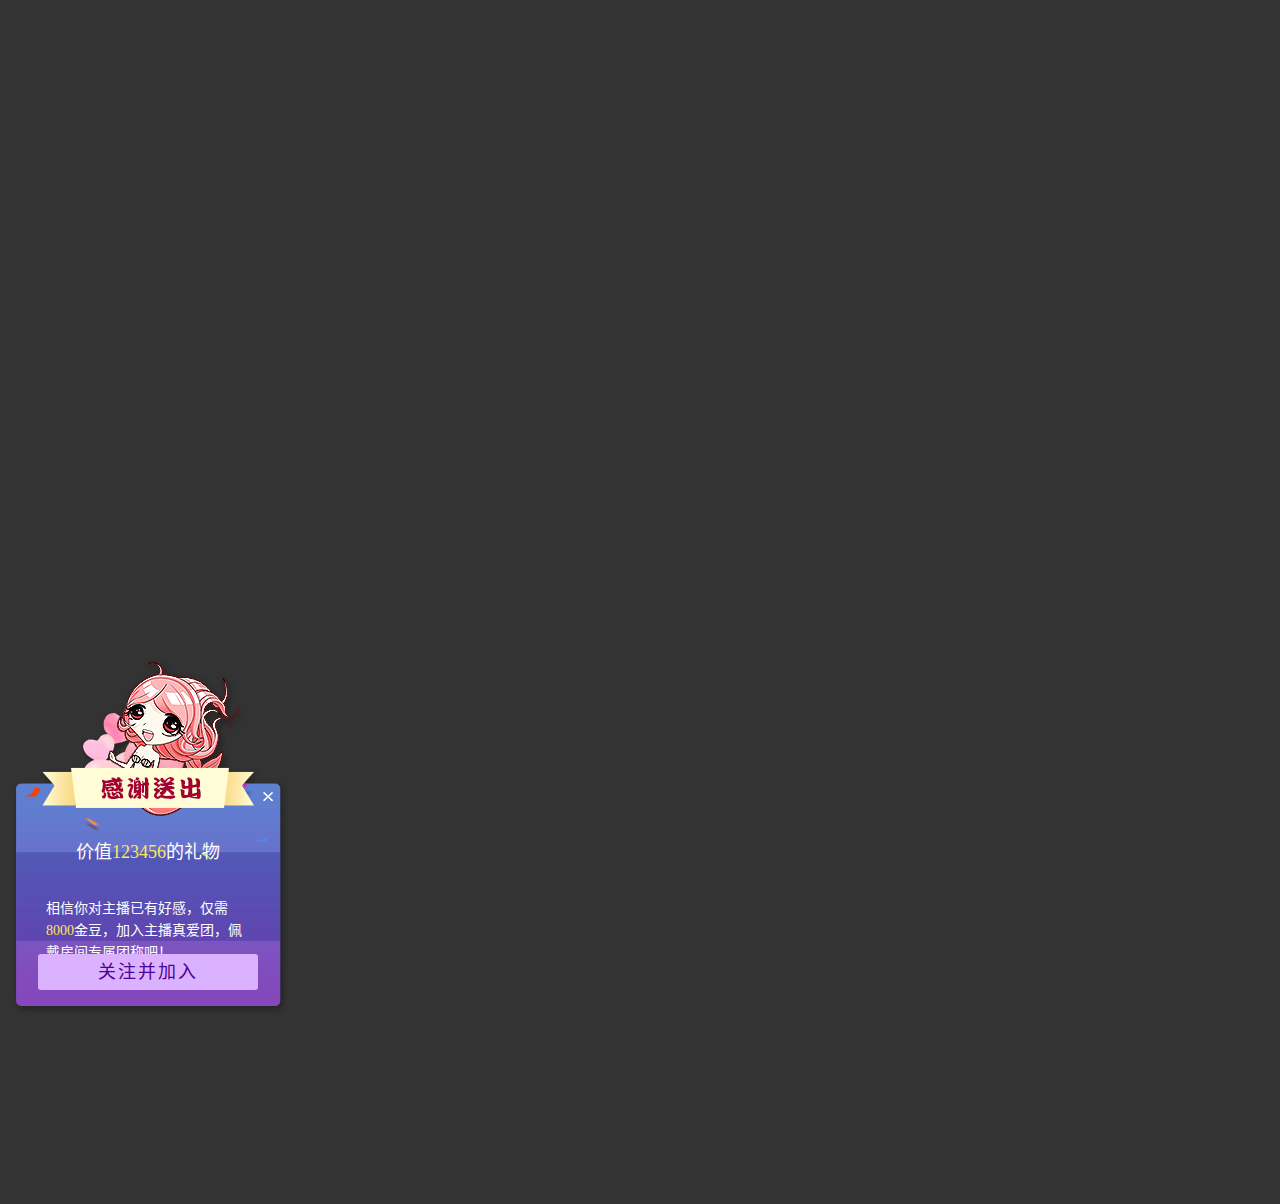
<file: mobim/static/loveteam/index.html>
<!DOCTYPE html>
<html lang="zh-CN">
<head>
<meta http-equiv="Content-Type" content="text/html; charset=utf-8" />
<title>xxxx</title>
<link rel="stylesheet" type="text/css" href="http://cdn.mobimtech.com/www/ivp/v4/style/new_picture.css" media="all" />
<link rel="stylesheet" type="text/css" href="http://cdn.mobimtech.com/www/ivp/v4/style/common.css" media="all" />
<link skin="themeskin" rel="stylesheet" type="text/css" href="http://cdn.mobimtech.com/www/ivp/v4/style/theme_1.css?v=5273084">
<script type="text/javascript" src="js/jquery-1.8.3.min.js"></script>
<script type="text/javascript" src="http://cdn.mobimtech.com/www/ivp/v4/js/plugin/jquery/jquery.tinyscrollbar.min.js"></script>
<script type="text/javascript" src="js/moment-with-locales.min.js"></script>
<script type="text/javascript" src="js/loveteam.js"></script>

<link rel="stylesheet" type="text/css" href="style/loveteam.css" media="all" />
<script>
var IMI = IMI || {};
IMI.masterURL = '//localhost:8081/';
var liveHost = IMI.masterURL;
var _ivp = _ivp || {};
_ivp.auth = Math.random() > 0.4 ? 1 : 0;
_ivp.userId = Math.random() > 0.4 ? -1 : 101208;

// 测试环境
IMI.masterURL = '//aimi.mobimtech.com/';
liveHost = IMI.masterURL;
_ivp.auth = 0;
_ivp.userId = 101208;
_ivp.imToken = "c8j5wkl9xv4dwjqyfl9do";
IMI.staticUrl = "//static.mobimtech.com/ivp/";
var _r = Math.random();
if(_r > 0.4){
	_ivp.roomId = "104416-1-8bd166252479e0a4c6170a078a7fde5c";
	_ivp.hostId = 104416;
}else{
	_ivp.roomId = "103573-1-ac5142183d2d82b6c1f3c4634dd03fb9";
	_ivp.hostId = 103573;
}

/**
 * 格式化输出 
 * @param {} template 模板，占位符为{}，具体内容，依次排在后面，或者数组
 * @return {}
 */
 function fm(template) {// 接收的参数为两种类型，(template,1,2,...) 或者(template,[1,3,...])
	var arr = [];
	if (arguments.length == 2 && typeof arguments[1] == 'object')
		arr = arr.concat(arguments[1]);
	else {
		for (var i = 1; i < arguments.length; i++) {
			arr.push(arguments[i]);
		}
	}
	for (var i = 0; i<arr.length;i++) {
		template = template.replace(/{}/, arr[i]);
	}
    arr.splice(0,arr.length);
    arr = null;
	return template;
}
/**
 * 获取用户头像地址
 */
 function getUserAvatar(avatar){
	if(!avatar) {
		return '';
	}
	if(avatar.indexOf("//") === 0) {
		return avatar;
	}
	//去掉写死http://开头的 http:
	if(avatar.indexOf("http") === 0) {
		return avatar.replace('http:','');
	}
	return IMI.staticUrl + avatar.substring(1);
}
var Main = {};
Main.Showpanel = (function($) {
    var scrollXY = function() {
        var a = document.documentElement;
        return {
            x : self.pageXOffset || a && a.scrollLeft || document.body.scrollLeft,
            y : self.pageYOffset || a && a.scrollTop || document.body.scrollTop
        }
    };
    var closeMask = function() {
		$("#mask").hide();
        $("#divmask").hide();
    }
    var showMask = function(zIndex) {
        if ($("#divmask")) {
            $("#divmask").css("height", $(document).height());
            $("#divmask").css("width", $(document).width());
            $("#divmask").css("z-index", parseInt(zIndex) - 1);
            $("#divmask").show();
        }
    }

    return {
        /**
         * 获取滚动的横轴和纵轴
         */
        getScrollXY : scrollXY,
        /**
         * 显示面板
         */
        showDivPanel : function(divId, hideMask) {
    	var top, left;
    	try{
    		var w = $("#" + divId).width();
    		var h = $("#" + divId).height();
    		var resultH = $(window).height();
    		var resultW = $(window).width();
    		top = (resultH - h)/2;
    		left = (resultW - w)/2;
    	}catch(e){
    		top = ($(window).height() - $("#" + divId).height()) / 2 + scrollXY().y;
            left = ($(window).width() - $("#" + divId).width()) / 2;
    	}
    		top = top >= 0 ? top : 0;
            $("#" + divId).css({
                        position : 'fixed',
                        top : top,
                        left : left,
                        'z-index' : 99999
                    }).show();
            if (!hideMask) {
                showMask($("#" + divId).css("z-index"));
            }
        },
        closeDivPanel : function(divId) {
            if ($("#" + divId)) {
                $("#" + divId).hide();
                closeMask()
            }
        }
    }
})(jQuery);

var showDivPanel = Main.Showpanel.showDivPanel;
var closeDivPanel = Main.Showpanel.closeDivPanel;
;$(function(){
	$("#lt_panel_scroll").tinyscrollbar({"wheel":54,"size":200});
	$("#lt_panel_scroll").tinyscrollbar_update();

	loveteam.init();
});
</script>
</head>
<body style="width: 270px; background:#333;">
<br><br><br>
<!-- http://cdn.mobimtech.com/www/ivp/v4/style/img/pixel.gif -->

<div class="lt_container" style="display: none;">
	<div class="lt_p1 clear">
		<span class="lt_btn1 right noSelect" id="lt_xufei_btn" data-status="1" style="display: none;">续费</span>
		<span class="lt_btn1 right noSelect" id="lt_open_btn" style="display: none;">立即开通</span>
		<span class="lt_fanhui_btn theme_btn3 right noSelect" id="lt_fanhui_btn" style="display: none;">返回</span>
		<div><img src="style/img/lt_icon.png" class="lt_icon"> 团称<span id="lt_name">[<i class="lt_c1">无</i>]</span><span class="noSelect" id="lt_name_setting" style="display: none;">[<i class="lt_c3">设置</i>]</span></div>
	</div>
	<div class="lt_p4" id="lt_mine_info" style="display: none;">
		<p class="lt_mine_value">我的真爱值 <span class="lt_c2">0</span> <span class="lt_lv">lv0</span></p>
		<div class="lt_ch1 clear">
			<span class="lt_btn2 left" id="lt_team_rank_btn">团排名0 <i class="lt_arrow1"></i></span>
			<span class="lt_btn2 right" id="lt_mem_rank_btn">团成员0 <i class="lt_arrow1"></i></span>
		</div>
	</div>
	<div class="lt_p2" id="lt_task_wrap" style="display: none;">
		<p>做任务，提升真爱值</p>
		<ul class="lt_task_list">
			<li><span class="lt_t_n">1</span> 每日首次观看真爱主播<span class="lt_t_s lt_complete">+2 已完成</span></li>
			<li><span class="lt_t_n">2</span> 每日在真爱主播间发言一次<span class="lt_t_s">+2 未完成</span></li>
			<li><span class="lt_t_n">3</span> 每日分享真爱主播间<span class="lt_t_s">+5 未完成</span></li>
			<li><span class="lt_t_n">3</span> 每日首次送礼给真爱主播间<span class="lt_t_s">+10 未完成</span></li>
			<li><span class="lt_t_n">3</span> 每日在房间进行一次充值<span class="lt_t_s">+50 未完成</span></li>
		</ul>
	</div>
	<div class="lt_p2" id="lt_privilege_wrap">
		<div class="lt_privilege_title">真爱特权 <img src="style/img/que.png" class="lt_que"></div>
		<div class="lt_privilege_list">
			<ul class="clear">
				<li class="lt_q1"><span>专属<br>图标</span></li>
				<li class="lt_q2"><span>专属<br>道具</span></li>
				<li class="lt_q3"><span>为Ta<br>打榜</span></li>
				<li class="lt_q4"><span>排名<br>提前</span></li>
			</ul>
		</div>
	</div>
	<div class="lt_p3" id="lt_foot_open">
		<div class="lt_ch_p">开通时长 <span class="lt_open_item"><i class="on">1个月</i> <i>3个月</i> <i>6个月</i> <i>12个月</i></span></div>
		<div class="lt_ch_p">共需金豆 <span class="lt_c2" id="lt_open_price">8000</span> 开通即返<span class="lt_c2">30%</span>的金豆</div>
		<div class="lt_ch_p" id="lt_great_date" style="display: none;">有效期至 <span class="lt_c2">2020-10-23</span></div>
	</div>
</div>


<br><br><br>
<!-- $("#um_pk_lau").tinyscrollbar({"wheel":12,"size":200});$("#um_pk_lau").tinyscrollbar_update(); -->
<div class="lt_panel" id="loveteam_panel" style="display:none;">
	<div class="lt_tips_m">
		<div class="lt_panel_title"><span id="loveteam_panel_title"></span><span class="lt_panel_close" onclick="closeDivPanel('loveteam_panel')"></span><ul class="lt_mem_tab" style="display: none;"><li class="act">周榜</li><li class="lt_t_line">月榜</li><li>总榜</li></ul></div>
		<div class="lt_panel_content">
			<div class="lt_panel_wrap pwrap_scroll" id="lt_panel_scroll">
				<div class="scrollbar"><div class="track"><div class="thumb"><div class="end"></div></div></div></div>
				<div class="viewport">
					<div class="overview">
						<!-- <div class="lt_mem_line clear">
							<span class="lt_attention1 right noSelect" data-emceeId="10011">+关注</span>
							<span class="lt_n_common lt_n1 left">1</span>
							<div class="lt_mem_pic left"><img src="style/img/lt_q1.png" class="lt_mem_avatar"></div>
							<div class="lt_mem_info">
								<p>用户名用户名</p>
								<p>真爱值 <span class="lt_c2">89879</span></p>
							</div>
						</div>
						<div class="lt_mem_line clear">
							<span class="lt_attention2 right noSelect">已关注</span>
							<span class="lt_n_common lt_n2 left">2</span>
							<div class="lt_mem_pic left"><img src="style/img/lt_q1.png" class="lt_mem_avatar"></div>
							<div class="lt_mem_info">
								<p>用户名用户名</p>
								<p>真爱值 <span class="lt_c2">89879</span></p>
							</div>
						</div>
						<div class="lt_mem_line clear">
							<span class="lt_n_common lt_n3 left">3</span>
							<div class="lt_mem_pic left"><img src="style/img/lt_q1.png" class="lt_mem_avatar"></div>
							<div class="lt_mem_info">
								<p>用户名用户名</p>
								<p>真爱值 <span class="lt_c2">89879</span></p>
							</div>
						</div>
						<div class="lt_mem_line clear">
							<span class="lt_n_common lt_n4 left">4</span>
							<div class="lt_mem_pic left"><img src="style/img/lt_q1.png" class="lt_mem_avatar"></div>
							<div class="lt_mem_info">
								<p>用户名用户名</p>
								<p>真爱值 <span class="lt_c2">89879</span></p>
							</div>
						</div> -->
					</div>
				</div>
			</div>
			<div class="lt_mem_mine clear">
				<span class="lt_n_common lt_n4 left">4</span>
				<div class="lt_mem_pic left"><img src="style/img/lt_q1.png" class="lt_mem_avatar"></div>
				<div class="lt_mem_info">
					<p>用户名用户名 真爱值 <span class="lt_c2">89879</span></p>
					<p style="color: #736eab;">超越前一名，真爱值需提升 50000</p>
				</div>
			</div>
		</div>
	</div>
</div>
<!---->
<br><br><br><br><br><br><br><br><br><br><br><br><br><br><br><br><br><br><br><br><br><br><br><br><br><br><br><br><br><br>

<!-- ++ -->
<div class="lt_live_tips" id="lt_live_tips">
	<div class="lt_live_tips_wrap">
		<div class="lt_live_tips_title"><span class="lt_live_tips_close" onclick="closeDivPanel('lt_live_tips')"></span></div>
		<div class="lt_live_tips_content">
			<p class="lt_live_p1">价值<span class="lt_c4">123456</span>的礼物</p>
			<div class="lt_live_p2">相信你对主播已有好感，仅需<span class="lt_c4">8000</span>金豆，加入主播真爱团，佩戴房间专属团称吧！</div>
		</div>
		<div class="lt_live_tips_sub"><span class="lt_live_tips_btn1 noSelect" onclick="closeDivPanel('lt_live_tips')">关注并加入</span></div>
	</div>
</div>
<br><br><br><br><br><br><br><br><br><br><br><br><br><br><br><br><br><br><br><br><br><br><br><br><br><br><br><br><br><br>

<!-- ++ -->
<div class="lt_panel_common" id="lt_panel_common" style="display: none;">
	<div class="lt_panel_common_wrap">
		<div class="lt_panel_common_title">设置团称<span class="lt_panel_close" onclick="closeDivPanel('lt_panel_common')"></span></div>
		<div class="lt_common_content">
			<div><input type="text" class="lt_input_text" value="" placeholder="请输入团称"></div>
			<p class="lt_panel_ms1">输入2-3个字的团称，设置后30天内不可修改</p>
		</div>
		<div class="lt_common_sub"><span class="lt_common_btn1 noSelect" onclick="closeDivPanel('lt_panel_common')">提交审核</span></div>
	</div>
</div>
</body>
</html>
</file>
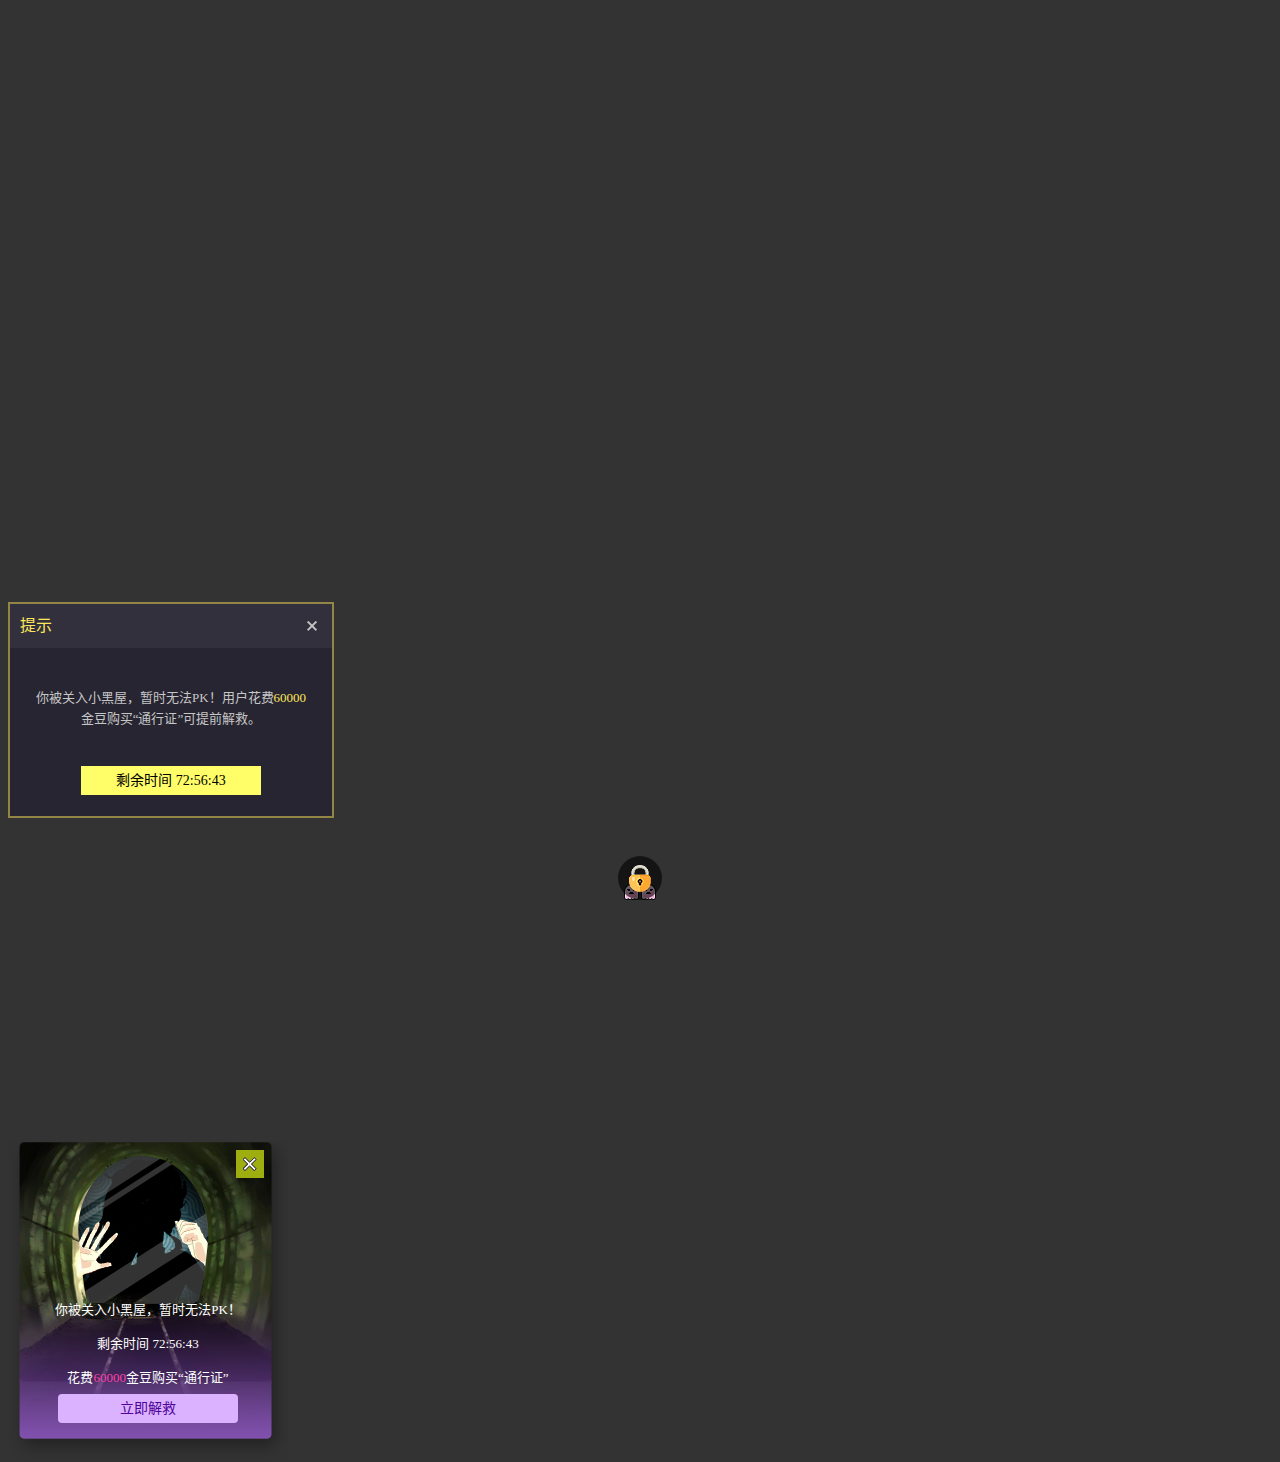
<file: mobim/static/pk-black-house/index.html>
<!DOCTYPE html>
<html lang="zh-CN">
<head>
<meta http-equiv="Content-Type" content="text/html; charset=utf-8" />
<title>xxxx</title>
<link rel="stylesheet" type="text/css" href="http://cdn.mobimtech.com/www/ivp/v4/style/new_picture.css" media="all" />
<link rel="stylesheet" type="text/css" href="http://cdn.mobimtech.com/www/ivp/v4/style/common.css" media="all" />
<link skin="themeskin" rel="stylesheet" type="text/css" href="http://cdn.mobimtech.com/www/ivp/v4/style/theme_1.css?v=5273084">
<script type="text/javascript" src="js/jquery-1.8.3.min.js"></script>
<script type="text/javascript" src="http://cdn.mobimtech.com/www/ivp/v4/js/plugin/jquery/jquery.tinyscrollbar.min.js"></script>
<script type="text/javascript" src="js/moment-with-locales.min.js"></script>
<script>
var IMI = IMI || {};
IMI.masterURL = '//localhost:8081/';
var liveHost = IMI.masterURL;
var _ivp = _ivp || {};
_ivp.auth = Math.random() > 0.4 ? 1 : 0;
_ivp.userId = Math.random() > 0.4 ? -1 : 101208;

// 测试环境
IMI.masterURL = '//aimi.mobimtech.com/';
liveHost = IMI.masterURL;
_ivp.auth = 0;
_ivp.userId = 101208;
_ivp.imToken = "c8j5wkl9xv4dwjqyfl9do";
IMI.staticUrl = "//static.mobimtech.com/ivp/";
var _r = Math.random();
if(_r > 0.4){
	_ivp.roomId = "104416-1-8bd166252479e0a4c6170a078a7fde5c";
	_ivp.hostId = 104416;
}else{
	_ivp.roomId = "103573-1-ac5142183d2d82b6c1f3c4634dd03fb9";
	_ivp.hostId = 103573;
}

/**
 * 格式化输出 
 * @param {} template 模板，占位符为{}，具体内容，依次排在后面，或者数组
 * @return {}
 */
 function fm(template) {// 接收的参数为两种类型，(template,1,2,...) 或者(template,[1,3,...])
	var arr = [];
	if (arguments.length == 2 && typeof arguments[1] == 'object')
		arr = arr.concat(arguments[1]);
	else {
		for (var i = 1; i < arguments.length; i++) {
			arr.push(arguments[i]);
		}
	}
	for (var i = 0; i<arr.length;i++) {
		template = template.replace(/{}/, arr[i]);
	}
    arr.splice(0,arr.length);
    arr = null;
	return template;
}
/**
 * 获取用户头像地址
 */
 function getUserAvatar(avatar){
	if(!avatar) {
		return '';
	}
	if(avatar.indexOf("//") === 0) {
		return avatar;
	}
	//去掉写死http://开头的 http:
	if(avatar.indexOf("http") === 0) {
		return avatar.replace('http:','');
	}
	return IMI.staticUrl + avatar.substring(1);
}
var Main = {};
Main.Showpanel = (function($) {
    var scrollXY = function() {
        var a = document.documentElement;
        return {
            x : self.pageXOffset || a && a.scrollLeft || document.body.scrollLeft,
            y : self.pageYOffset || a && a.scrollTop || document.body.scrollTop
        }
    };
    var closeMask = function() {
		$("#mask").hide();
        $("#divmask").hide();
    }
    var showMask = function(zIndex) {
        if ($("#divmask")) {
            $("#divmask").css("height", $(document).height());
            $("#divmask").css("width", $(document).width());
            $("#divmask").css("z-index", parseInt(zIndex) - 1);
            $("#divmask").show();
        }
    }

    return {
        /**
         * 获取滚动的横轴和纵轴
         */
        getScrollXY : scrollXY,
        /**
         * 显示面板
         */
        showDivPanel : function(divId, hideMask) {
    	var top, left;
    	try{
    		var w = $("#" + divId).width();
    		var h = $("#" + divId).height();
    		var resultH = $(window).height();
    		var resultW = $(window).width();
    		top = (resultH - h)/2;
    		left = (resultW - w)/2;
    	}catch(e){
    		top = ($(window).height() - $("#" + divId).height()) / 2 + scrollXY().y;
            left = ($(window).width() - $("#" + divId).width()) / 2;
    	}
    		top = top >= 0 ? top : 0;
            $("#" + divId).css({
                        position : 'fixed',
                        top : top,
                        left : left,
                        'z-index' : 99999
                    }).show();
            if (!hideMask) {
                showMask($("#" + divId).css("z-index"));
            }
        },
        closeDivPanel : function(divId) {
            if ($("#" + divId)) {
                $("#" + divId).hide();
                closeMask()
            }
        }
    }
})(jQuery);

var showDivPanel = Main.Showpanel.showDivPanel;
var closeDivPanel = Main.Showpanel.closeDivPanel;
;$(function(){
	// $("#lt_panel_scroll").tinyscrollbar({"wheel":54,"size":200});
	// $("#lt_panel_scroll").tinyscrollbar_update();
});
</script>
<link rel="stylesheet" type="text/css" href="style/pk_bh.css" media="all" />
</head>
<body style="background:#333;">
<br><br><br>
<div class="pk_bh_avatar"><span class="pk_bh_i"></span><span class="pk_bh_i"></span><span class="pk_bh_lock"></span></div>

<br><br><br><br><br><br><br><br><br><br><br><br><br><br><br><br><br><br><br><br><br><br><br><br><br><br><br><br><br><br>

<!-- ++ -->
<div class="pk_bh_panel_common" id="pk_bh_panel_common" style="display: ;">
	<div class="pk_bh_panel_common_wrap">
		<div class="pk_bh_panel_common_title">提示<span class="pk_bh_panel_close" onclick="closeDivPanel('pk_bh_panel_common')"></span></div>
		<div class="pk_bh_common_content">
			<p class="pk_bh_panel_ms1">你被关入小黑屋，暂时无法PK！用户花费<span class="pk_bh_c1">60000</span>金豆购买“通行证”可提前解救。</p>
		</div>
		<div class="pk_bh_common_sub"><span class="pk_bh_common_btn1 noSelect" onclick="closeDivPanel('pk_bh_panel_common')">剩余时间 72:56:43</span></div>
	</div>
</div>

<br><br><br><br><br><br><br><br><br><br><br><br><br><br><br><br><br><br><br><br><br><br><br><br><br><br><br><br><br><br>

<!-- ++ -->
<div class="pk_bh_user_panel" id="pk_bh_user_panel" style="display: ;">
	<div class="pk_bh_user_panel_wrap">
		<div class="pk_bh_user_panel_title"><span class="pk_bh_user_panel_close" onclick="closeDivPanel('pk_bh_user_panel')"></span></div>
		<div class="pk_bh_user_panel_content">
            <p>你被关入小黑屋，暂时无法PK！</p>
            <p>剩余时间 72:56:43</p>
            <p>花费<span class="pk_bh_c2">60000</span>金豆购买“通行证”</p>
            <p>可提前解救。</p>
		</div>
		<div class="pk_bh_common_sub"><span class="pk_bh_common_btn3 noSelect" onclick="closeDivPanel('pk_bh_user_panel')">立即解救</span></div>
	</div>
</div>
</body>
</html>
</file>
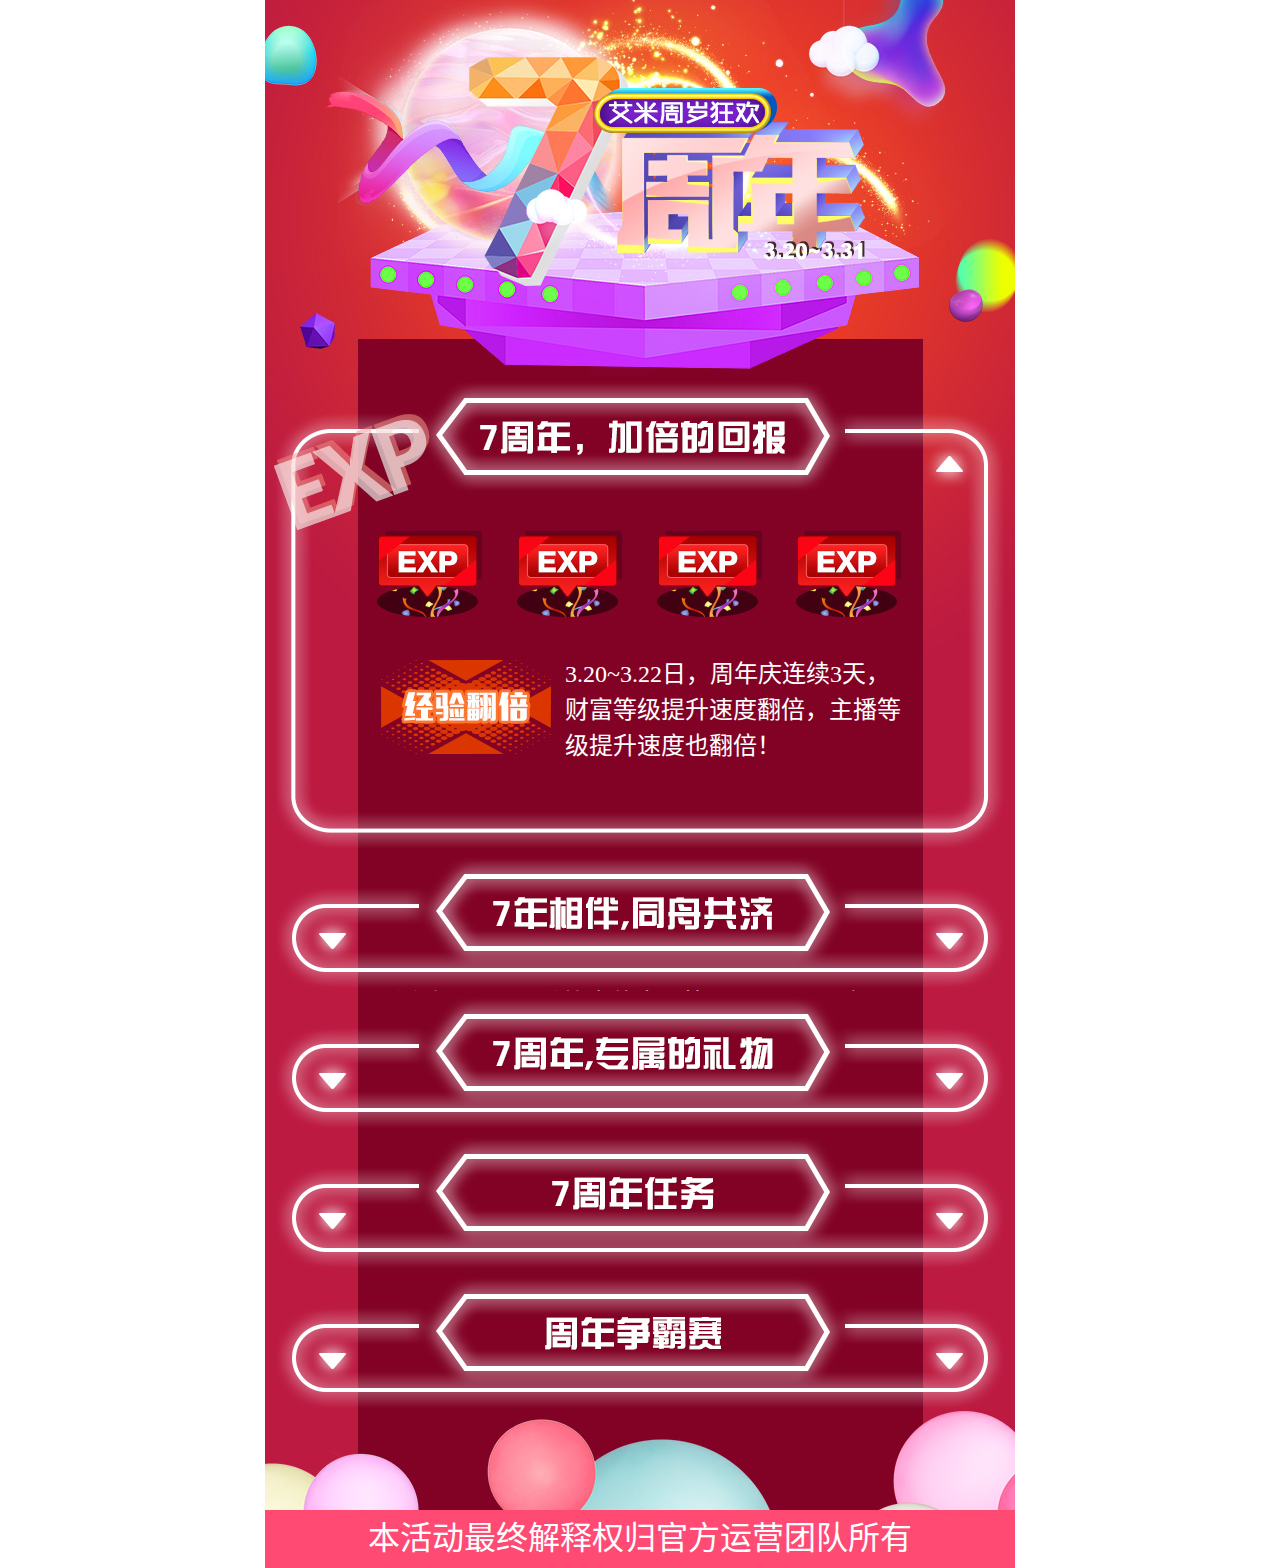
<file: mobim/static/qizhounian-h5/index.html>
<!DOCTYPE html>
<html lang="zh-CN">
<head>
<meta charset="utf-8" />
<meta http-equiv="X-UA-Compatible" content="IE=edge" />
<meta name="screen-orientation" content="portrait">
<meta name="x5-orientation" content="portrait">
<meta name="full-screen" content="yes">
<meta name="x5-fullscreen" content="true">
<!-- <meta name="viewport" content="width=device-width, initial-scale=1, minimum-scale=1, maximum-scale=1, user-scalable=no"> -->
<meta name="apple-mobile-web-app-capable" content="yes">
<meta name="format-detection" content="telephone=no">
<meta content="black" name="apple-mobile-web-app-status-bar-style">
<meta name="Keywords" content="">
<meta name="Description" content="">
<title>xxxx</title>
<link rel="stylesheet" type="text/css" href="style/common.css" media="all" />
<link rel="stylesheet" type="text/css" href="style/active.css" media="all" />
<script type="text/javascript" src="js/jquery-1.8.3.min.js"></script>
<!-- <script type="text/javascript" src="js/newyear.js"></script> -->
<script type="text/javascript">
function loadMeta() {
	var pageWidth = 750;
	var phoneWidth = parseInt(window.screen.width);
	var phoneScale = phoneWidth/pageWidth;
	var ua = navigator.userAgent;

    var _head = document.getElementsByTagName("head")[0];
	var metaTag = document.createElement("meta");
	metaTag.setAttribute("name", "viewport");
	if (/Android (\d+\.\d+)/.test(ua)){
		var version = parseFloat(RegExp.$1);
		if(version > 2.3){
			metaTag.setAttribute("content", "width="+pageWidth+", minimum-scale="+phoneScale+", maximum-scale="+phoneScale+", target-densitydpi=device-dpi");
		}else{
			metaTag.setAttribute("content", "width="+pageWidth+", target-densitydpi=device-dpi");
		}
	}else{
		metaTag.setAttribute("content", "width="+pageWidth+", minimum-scale="+phoneScale+", maximum-scale="+phoneScale+", user-scalable=no, target-densitydpi=device-dpi");
	}
	_head.appendChild(metaTag);
}

;$(function(){
	loadMeta();

	$(".hd_part").find(".part_title").bind("click", function(){
		var self = $(this);
		self.slideUp(function(){
			self.next().slideDown();
		});
		$(".on .part_pic").slideUp(function(){
			$(".on .part_title").slideDown();
			self.closest(".hd_part").addClass("on").siblings().removeClass("on");
		});
	});
});
</script>
</head>
<body>
<div id="container">
	<div class="viewport">
		<div class="main">
			<div class="banner">
				<div><img src="style/img/banner.jpg"></div>
			</div>
			<div>
				<div class="hd_part on">
					<div class="part_title"><img src="style/img/pic_title1.png" class="pic"></div>
					<div class="part_pic"><img src="style/img/pic1.jpg" class="pic"></div>
					<div class="content_part1">
						<p>3.20~3.22日，周年庆连续3天，财富等级提升速度翻倍，主播等级提升速度也翻倍！</p>
					</div>
				</div>
				<div class="hd_part">
					<div class="part_title"><img src="style/img/pic_title2.png" class="pic"></div>
					<div class="part_pic"><img src="style/img/pic2.jpg" class="pic"></div>
					<span class="buy_btn"></span>
					<div class="content_part1" style="top: 134px; left: 130px; width: 492px;">
						<p>活动期间只要单笔充值大于等于100元即可购买<span style="color: #ffde00; font-weight: 700;">感恩大礼包</span>。礼包包含：</p>
					</div>
					<div class="content_part1" style="top: 534px; left: 130px; width: 492px;">
						<p>1. 代表注册时间，在2019年3月20日（含）后注册的记为1，其余用户若注册时间每多一年则红包数量增加1。</p>
						<p>2. 活动期间，购买礼包，并在当日充值任意金额即可点亮7周年徽章，进入房间会有特殊的进场提示语哦。</p>
					</div>
				</div>
				<div class="hd_part">
					<div class="part_title"><img src="style/img/pic_title3.png" class="pic"></div>
					<div class="part_pic"><img src="style/img/pic3.jpg" class="pic"></div>
					<div class="content_part1" style="top: 160px; left: 130px; width: 260px;">
						<p>活动期间房间内达成如下四步任务，即可解锁7周年专属礼物~~</p>
					</div>
				</div>
				<div class="hd_part">
					<div class="part_title"><img src="style/img/pic_title4.png" class="pic"></div>
					<div class="part_pic"><img src="style/img/pic4.jpg" class="pic"></div>
					<div class="content_part1" style="top: 210px; left: 130px; width: 492px; line-height: 48px;">
						<p>1. 活动期间每日充值达<br>到一定的额度就可以领<br>取周年幸运礼盒 <img src="style/img/box1.png"></p>
						<p>2. 幸运礼盒中可以开出不<br>同的礼物，最高可开出<br>幸福摩天轮</p>
						<p>3. 查看任务及领取奖励请点击直播间右侧周年庆图标 <img src="style/img/icon1.png"></p>
					</div>
				</div>
				<div class="hd_part">
					<div class="part_title"><img src="style/img/pic_title5.png" class="pic"></div>
					<div class="part_pic">
						<div class="part5_top"></div>
						<div class="part5_middle">
							<div style="padding: 0 59px 20px;">
								<p style="padding: 5px 0;">1. 每日00：00~19:00为报名时间。19:00~23：00每小时的05分开启随机PK，共进行5轮</p>
								<p style="padding: 5px 0;">2. 主播等级 <img src="style/img/emcee_lv_icon.png"> 及以上的主播报名后进入钻石赛道。主播等级 <img src="style/img/emcee_lv_icon.png"> 以下的主播报名后进入黄金赛道</p>
								<p style="padding: 5px 0;">3. PK获胜的一方将获得双方送礼金豆总和一定百分比的金豆返利。同时继续参与下一个小时的随机PK，若双方平局则都无法获得返利但可同时进入下一轮PK</p>
								<p style="padding: 5px 0;">4. 第一个小时返利1%，之后每个小时增加1%</p>
								<p style="padding: 5px 0;">5. 若本轮人数为奇数，则会有随机一名主播轮空，轮空主播将获得本小时的返利，并进入下一轮PK</p>
								<p style="padding: 5px 0;">6. 每个赛道中，在比赛期间对同一个主播消费最多的用户成为当日MVP，获取MVP徽章</p>
							</div>
							<div class="hd_tab">
								<ul class="clear">
									<li class="hd_t1 act"></li>
									<li class="hd_t2"></li>
								</ul>
							</div>
							<div class="hd_rank_content">
								<div class="hd_time">
									<div class="hd_m clear">
										<span class="arrow_left left no"></span>
										<span class="hd_time_show left">3月22日 17:00~21:00</span>
										<span class="arrow_right left"></span>
									</div>
								</div>
								<div>
									<div class="hd_mvp_wrap">
										<div class="hd_mvp_p1">
											<div><img src="style/img/box1.png" class="hd_mvp_avatar"></div>
											<div>用户名</div>
										</div>
										<div class="hd_mvp_p2">
											<div><img src="style/img/box1.png" class="hd_mvp_avatar"></div>
											<div>用户名</div>
										</div>
										<div class="hd_mvp_jz">99.99W<i>金豆</i></div>
									</div>
									<div class="hd_rank_head">
										<ul class="clear">
											<li class="hd_th1">主播</li>
											<li class="hd_th2"></li>
											<li class="hd_th3">获取返利</li>
											<li class="hd_th4">胜场</li>
										</ul>
									</div>
									<div class="hd_rank_list activity_dome_scroll" id="lt_panel_scroll">
										<div class="scrollbar"><div class="track"><div class="thumb"><div class="end"></div></div></div></div>
										<div class="viewport">
											<div class="overview">
												<ul class="clear">
													<li class="hd_r1"><span class="hd_n_common hd_n1"></span></li>
													<li class="hd_r2"><img src="style/img/box1.png" class="hd_r_avatar"></li>
													<li class="hd_r3"><span class="hd_r_name">主播昵称主播昵称主播昵称</span> <span class="hd_live">直播</span></li>
													<li class="hd_r4">9999</li>
													<li class="hd_r5">22 <span class="hd_r_xx">详情&gt;</span></li>
												</ul>
												<ul class="clear">
													<li class="hd_r1"><span class="hd_n_common hd_n2"></span></li>
													<li class="hd_r2"><img src="style/img/box1.png" class="hd_r_avatar"></li>
													<li class="hd_r3"><span class="hd_r_name">主播昵称主播昵称主播昵称</span> <span class="hd_live">直播</span></li>
													<li class="hd_r4">9999</li>
													<li class="hd_r5">22 <span class="hd_r_xx">详情&gt;</span></li>
												</ul>
												<ul class="clear">
													<li class="hd_r1"><span class="hd_n_common hd_n3"></span></li>
													<li class="hd_r2"><img src="style/img/box1.png" class="hd_r_avatar"></li>
													<li class="hd_r3"><span class="hd_r_name">主播昵称主播昵称主播昵称</span> <span class="hd_live">直播</span></li>
													<li class="hd_r4">9999</li>
													<li class="hd_r5">22 <span class="hd_r_xx">详情&gt;</span></li>
												</ul>
												<ul class="clear">
													<li class="hd_r1"><span class="hd_n_common hd_n4">4</span></li>
													<li class="hd_r2"><img src="style/img/box1.png" class="hd_r_avatar"></li>
													<li class="hd_r3"><span class="hd_r_name">主播昵称主播昵称主播昵称</span> <span class="hd_live">直播</span></li>
													<li class="hd_r4">9999</li>
													<li class="hd_r5">22 <span class="hd_r_xx">详情&gt;</span></li>
												</ul>
												<ul class="clear">
													<li class="hd_r1"><span class="hd_n_common hd_n5">5</span></li>
													<li class="hd_r2"><img src="style/img/box1.png" class="hd_r_avatar"></li>
													<li class="hd_r3"><span class="hd_r_name">主播昵称主播昵称主播昵称</span> <span class="hd_live">直播</span></li>
													<li class="hd_r4">9999</li>
													<li class="hd_r5">22 <span class="hd_r_xx">详情&gt;</span></li>
												</ul>
											</div>
										</div>
									</div>
									<div style="height: 24px;"></div>
								</div>
								<div class="hd_dt_wrap">
									<div class="hd_dt_t">比赛开始倒计时</div>
									<div class="ct_date">
										<ul class="clear">
											<li>1</li>
											<li>8</li>
											<li class="ct_date_d">:</li>
											<li>0</li>
											<li>0</li>
											<li class="ct_date_d">:</li>
											<li>0</li>
											<li>0</li>
										</ul>
									</div>
								</div>
							</div>
						</div>
						<div class="part5_footer"></div>
					</div>
				</div>
			</div>
			<div class="footer">
				<div><img src="style/img/footer.jpg" class="pic"></div>
				<div class="copyright">本活动最终解释权归官方运营团队所有</div>
			</div>
		</div>
		<!-- 报名成功 -->
		<div class="activity_panel_common display-box">
			<div class="mask"></div>
			<div class="activity_pop pop_bmcg">
				<div class="pop_wrap1">
					<p>报名成功，自动进入黄金赛道。系统将于3月22日19:00为你随机匹配1个对手。请留意直播间挂件信息。</p>
				</div>
				<div class="pop_sub"><span class="pop_sure_btn">确认</span></div>
			</div>
		</div>
		<!-- 购买失败 -->
		<div class="activity_panel_common display-box">
			<div class="mask"></div>
			<div class="activity_pop pop_gmsb">
				<div class="pop_wrap2">
					<p>你的金豆余额不足！</p>
				</div>
				<div class="pop_sub"><span class="pop_sure_btn">确认</span></div>
			</div>
		</div>
		<!-- 恭喜你 -->
		<div class="activity_panel_common display-box">
			<div class="mask"></div>
			<div class="activity_pop pop_gxn">
				<div class="pop_wrap1">
					<ul class="clear pop_gift_list">
						<li>
							<div><img src="style/img/box1.png" class="pop_pic1"></div>
							<p class="pop_p1">小蛋糕x266</p>
						</li>
						<li>
							<div><img src="style/img/box1.png" class="pop_pic1"></div>
							<p class="pop_p1">周年派对x1</p>
						</li>
						<li>
							<div><img src="style/img/box1.png" class="pop_pic1"></div>
							<p class="pop_p1">7周年徽章</p>
						</li>
						<li>
							<div><img src="style/img/box1.png" class="pop_pic1"></div>
							<p class="pop_p1">幸运红包x1</p>
						</li>
					</ul>
				</div>
				<div class="pop_sub"><span class="pop_sure_btn">确认</span></div>
			</div>
		</div>
		<!-- 很抱歉 -->
		<div class="activity_panel_common display-box">
			<div class="mask"></div>
			<div class="activity_pop pop_hbq">
				<div class="pop_wrap1">
					<div class="pop_w1" style="display: none;">
						<p>你还未达到礼物购买条件！</p>
						<p>活动期间大笔充值大于等于100元</p>
						<p>即可购买超值感恩礼包哦~</p>
					</div>
					<div class="pop_w2" style="display: none;">
						<p>比赛已经开始了！无法报名</p>
						<p>请在明天00:00至19:00参与报名哦~</p>
					</div>
					<div class="pop_w3">
						<p>每人只能购买1个感恩礼包哦~</p>
					</div>
				</div>
				<div class="pop_sub"><span class="pop_sure_btn">确认</span></div>
			</div>
		</div>
		<!-- 赛绩详情 -->
		<div class="part6_panel">
			<div class="banner">
				<div><img src="style/img/banner.jpg"></div>
			</div>
			<div class="part6_main">
				<div class="part6_top">
					<div class="gd_title"><span class="gd_c1">主播昵称</span>的赛事详情</div>
					<span class="fh_btn">返回</span>
				</div>
				<div class="part6_middle">
					<div class="gd_line">
                        <div class="left gd_t1">19:00<br>~<br>20:00</div>
                        <div class="left gd_db">
                            <span class="gd_db_load"><i style="width: 40%;"></i></span>
                            <div class="left gd_zb1">
                                <img src="style/img/111.png" class="left gd_zb_avatar1">
                                <div class="left gd_zb_info1">
                                    <p class="gd_zb_d1">9999</p>
                                    <p class="gd_zb_d2">主播昵称</p>
                                </div>
                            </div>
                            <div class="left gd_zb1">
                                <div class="left gd_zb_info2">
                                    <p class="gd_zb_d1">9999</p>
                                    <p class="gd_zb_d2">主播昵称</p>
                                </div>
                                <img src="style/img/111.png" class="left gd_zb_avatar2">
                            </div>
                        </div>
					</div>
					<div class="gd_line">
                        <div class="left gd_t1">19:00<br>~<br>20:00</div>
                        <div class="left gd_db">
                            <span class="gd_db_load"><i style="width: 40%;"></i></span>
                            <div class="left gd_zb1">
                                <img src="style/img/111.png" class="left gd_zb_avatar1">
                                <div class="left gd_zb_info1">
                                    <p class="gd_zb_d1">9999</p>
                                    <p class="gd_zb_d2">主播昵称</p>
                                </div>
                            </div>
                            <div class="left gd_zb1">
                                <div class="left gd_zb_info2">
                                    <p class="gd_zb_d1">9999</p>
                                    <p class="gd_zb_d2">主播昵称</p>
                                </div>
                                <img src="style/img/111.png" class="left gd_zb_avatar2">
                            </div>
                        </div>
                    </div>
				</div>
			</div>
			<div class="footer">
				<div><img src="style/img/footer.jpg" class="pic"></div>
				<div class="copyright">本活动最终解释权归官方运营团队所有</div>
			</div>
		</div>
	</div>
</div>
</body>
</html>
</file>
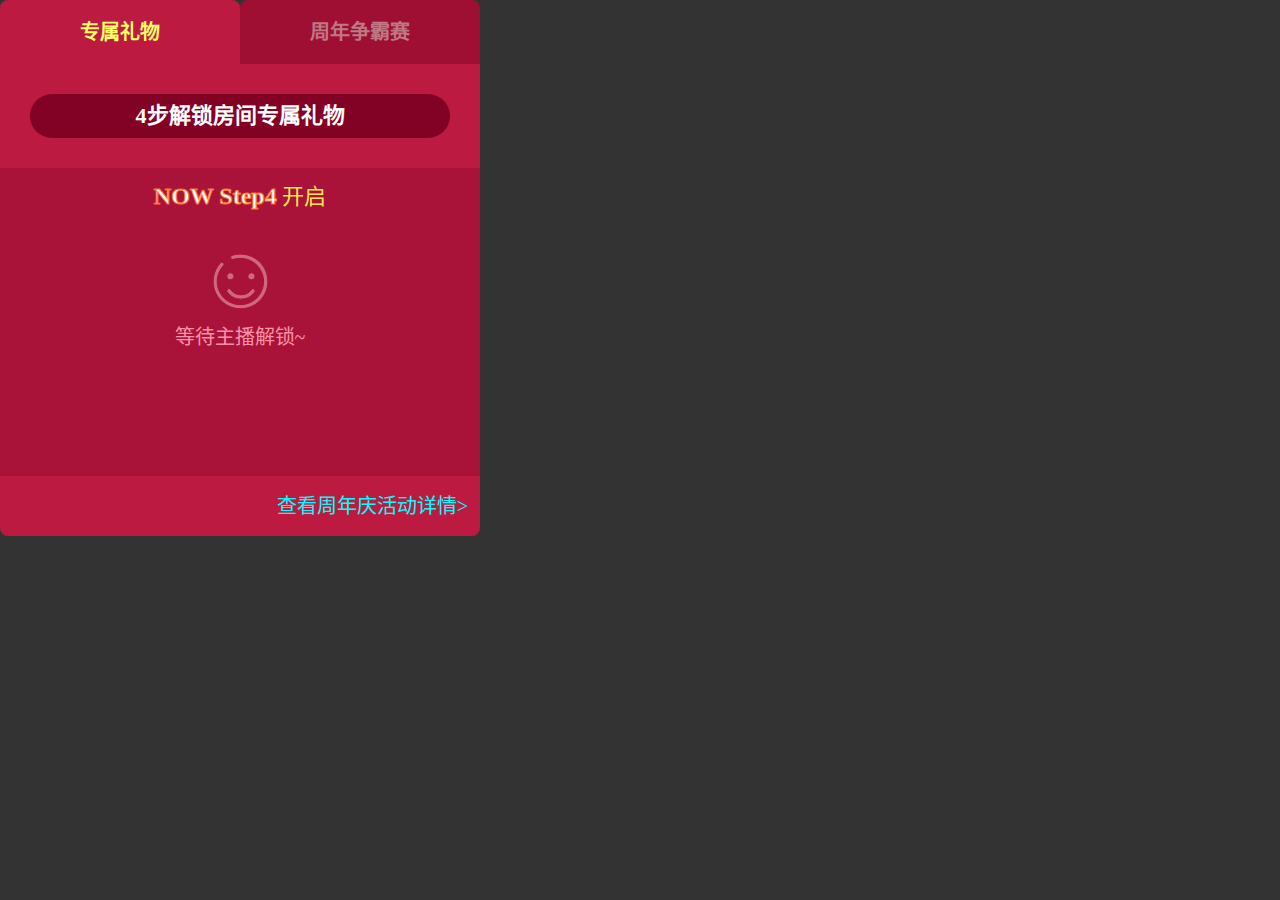
<file: mobim/static/qizhounian-widget-h5/index.html>
<!DOCTYPE html>
<html lang="zh-CN">
<head>
<meta charset="utf-8" />
<meta http-equiv="X-UA-Compatible" content="IE=edge" />
<meta name="screen-orientation" content="portrait">
<meta name="x5-orientation" content="portrait">
<meta name="full-screen" content="yes">
<meta name="x5-fullscreen" content="true">
<!-- <meta name="viewport" content="width=device-width, initial-scale=1, minimum-scale=1, maximum-scale=1, user-scalable=no"> -->
<meta name="apple-mobile-web-app-capable" content="yes">
<meta name="format-detection" content="telephone=no">
<meta content="black" name="apple-mobile-web-app-status-bar-style">
<meta name="Keywords" content="">
<meta name="Description" content="">
<title>xxxx</title>
<link rel="stylesheet" type="text/css" href="style/common.css" media="all" />
<link rel="stylesheet" type="text/css" href="style/qizhounian_widget.css" media="all" />
<script type="text/javascript" src="js/jquery-1.8.3.min.js"></script>
<!-- <script type="text/javascript" src="js/newyear.js"></script> -->
<script type="text/javascript">
function loadMeta() {
	var pageWidth = 480;
	var phoneWidth = parseInt(window.screen.width);
	var phoneScale = phoneWidth/pageWidth;
	var ua = navigator.userAgent;

    var _head = document.getElementsByTagName("head")[0];
	var metaTag = document.createElement("meta");
	metaTag.setAttribute("name", "viewport");
	if (/Android (\d+\.\d+)/.test(ua)){
		var version = parseFloat(RegExp.$1);
		if(version > 2.3){
			metaTag.setAttribute("content", "width="+pageWidth+", minimum-scale="+phoneScale+", maximum-scale="+phoneScale+", target-densitydpi=device-dpi");
		}else{
			metaTag.setAttribute("content", "width="+pageWidth+", target-densitydpi=device-dpi");
		}
	}else{
		metaTag.setAttribute("content", "width="+pageWidth+", minimum-scale="+phoneScale+", maximum-scale="+phoneScale+", user-scalable=no, target-densitydpi=device-dpi");
	}
	_head.appendChild(metaTag);
}

;$(function(){
    loadMeta();
    
    $(".qzn_widget_tab").find("li").bind("click", function(){
        var self = $(this);
        var idx = self.index();
        self.addClass("act").siblings().removeClass("act");
        self.closest(".qzn_widget_tab").next().children().eq(idx).show().siblings().hide();
    });
});
</script>
</head>
<body style="background:#333;">
<div id="container">
    <div class="viewport">
        <div class="main">
            <div class="qzn_widget">
                <div class="qzn_widget_tab">
                    <ul class="clear">
                        <li class="act noSelect">专属礼物</li>
                        <li class="noSelect">周年争霸赛</li>
                    </ul>
                </div>
                <div class="qzn_content">
                    <div>
                        <div class="qzn_bt1">
                            <div class="qzn_bt_t">4步解锁房间专属礼物</div>
                        </div>
                        <div class="qzn_lw_wrap">
                            <div class="qzn_lw_p1"><i>NOW Step4</i> 开启</div>
                            <div class="qzn_lw_list" style="display: none;">
                                <ul>
                                    <li class="clear"><span class="right"><i class="lw_c1">877</i>/9999</span>房间内共收到<i class="lw_c2">小蛋糕</i>9999个</li>
                                    <li class="qzn_lw_last clear"><span class="right"><i class="lw_c1">17</i>/29</span>房间内送出<i class="lw_c2">小蛋糕</i>的人数到达20人</li>
                                    <!-- <li class="qzn_lw_one clear"><span class="right"><i class="lw_c1">17</i>/29</span>房间内送出<i class="lw_c2">小蛋糕</i>的人数到达20人</li> -->
                                </ul>
                            </div>
                            <div class="qzn_lw_wait">
                                <p><img src="style/img/xl.png"></p>
                                <p class="qzn_nbm_c1">等待主播解锁~</p>
                            </div>
                            <div class="hd_sign_up" style="display: none;">
                                <p class="qzn_ms_c1">本房间已解锁七周年专属礼物可在礼物栏【专属】中送出</p>
                                <p><img src="style/img/2562.png" style="height: 208px; vertical-align: top;"></p>
                            </div>
                        </div>
                    </div>
                    <div style="display: none;">
                        <div class="qzn_em_info clear">
                            <span class="right">已经获得<i class="qzn_em_c1">99999</i>返利</span>
                            <div><img src="style/img/111.png" class="qzn_em_avatar"> 已报名 <span class="qzn_em_bm">我要报名</span> <span class="bm_btn"></span></div>
                        </div>
                        <div class="qzn_lw_wrap">
                            <div class="qzn_sk_t1">今日赛况</div>
                            <div class="qzn_sk_p1 clear">
                                <div class="qzn_sk_time_wrap">
                                    <span class="arrow_left left no"></span>
                                    <span class="hd_time_show left">3月22日 17:00~21:00</span>
                                    <span class="arrow_right left"></span>
                                </div>
                            </div>
                            <div class="gd_db">
                                <span class="gd_db_load"><i style="width: 60%;"></i></span>
                                <div class="left gd_zb1">
                                    <img src="style/img/111.png" class="left gd_zb_avatar1">
                                    <div class="left gd_zb_info1">
                                        <p class="gd_zb_d1">9999票</p>
                                        <p class="gd_zb_d2">主播昵称</p>
                                    </div>
                                </div>
                                <div class="left gd_zb1">
                                    <div class="left gd_zb_info2">
                                        <p class="gd_zb_d1">9999票</p>
                                        <p class="gd_zb_d2">主播昵称</p>
                                    </div>
                                    <img src="style/img/111.png" class="left gd_zb_avatar2">
                                </div>
                            </div>
                            <div class="qzn_sk_result"><span class="qzn_sk_state">淘汰</span><span class="qzn_sk_state select">晋级</span></div>
                        </div>
                        <div class="qzn_lw_wrap" style="display: none;">
                            <div class="hd_dt_wrap">
                                <div class="hd_dt_t">比赛开始倒计时</div>
                                <div class="ct_date">
                                    <ul class="clear">
                                        <li>1</li>
                                        <li>8</li>
                                        <li class="ct_date_d">:</li>
                                        <li>0</li>
                                        <li>0</li>
                                        <li class="ct_date_d">:</li>
                                        <li>0</li>
                                        <li>0</li>
                                    </ul>
                                </div>
                            </div>
                        </div>
                        <div class="qzn_lw_wrap" style="display: none;">
                            <div class="qzn_no_bm">
                                <p><img src="style/img/xl.png"></p>
                                <p class="qzn_nbm_c1">请在明天00:00至19:00参加报名哦~</p>
                            </div>
                        </div>
                    </div>
                </div>
                <div class="qzn_footer qzn_content"><a href="/act" target="black">查看周年庆活动详情&gt;</a></div>
            </div>
        </div>
    </div>
</div>
</body>
</html>
</file>
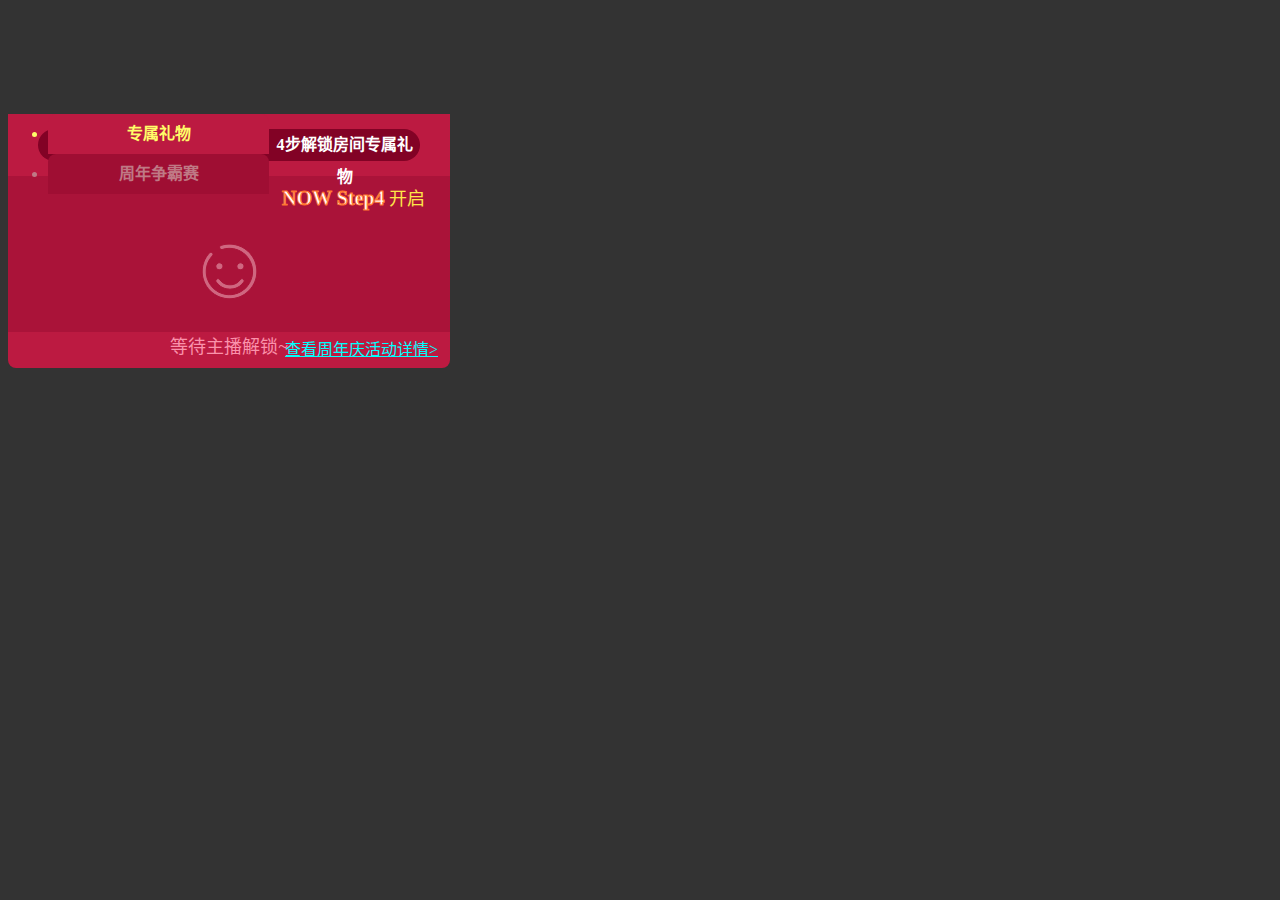
<file: mobim/static/qizhounian-widget/index.html>
<!DOCTYPE html>
<html lang="zh-CN">
<head>
<meta http-equiv="Content-Type" content="text/html; charset=utf-8" />
<title>xxxx</title>
<link rel="stylesheet" type="text/css" href="http://cdn.mobimtech.com/www/ivp/v4/style/new_picture.css" media="all" />
<link rel="stylesheet" type="text/css" href="http://cdn.mobimtech.com/www/ivp/v4/style/common.css" media="all" />
<link skin="themeskin" rel="stylesheet" type="text/css" href="http://cdn.mobimtech.com/www/ivp/v4/style/theme_1.css?v=5273084">
<script type="text/javascript" src="js/jquery-1.8.3.min.js"></script>
<script type="text/javascript" src="http://cdn.mobimtech.com/www/ivp/v4/js/plugin/jquery/jquery.tinyscrollbar.min.js"></script>
<script type="text/javascript" src="js/moment-with-locales.min.js"></script>

<script type="text/javascript" src="js/qizhounian_widget.js"></script>
<link rel="stylesheet" type="text/css" href="style/qizhounian_widget.css" media="all" />
<script>
var IMI = IMI || {};
IMI.masterURL = '//localhost:8081/';
var liveHost = IMI.masterURL;
var _ivp = _ivp || {};
_ivp.auth = Math.random() > 0.4 ? 1 : 0;
_ivp.userId = Math.random() > 0.4 ? -1 : 101208;

/**
 * 格式化输出 
 * @param {} template 模板，占位符为{}，具体内容，依次排在后面，或者数组
 * @return {}
 */
 function fm(template) {// 接收的参数为两种类型，(template,1,2,...) 或者(template,[1,3,...])
	var arr = [];
	if (arguments.length == 2 && typeof arguments[1] == 'object')
		arr = arr.concat(arguments[1]);
	else {
		for (var i = 1; i < arguments.length; i++) {
			arr.push(arguments[i]);
		}
	}
	for (var i = 0; i<arr.length;i++) {
		template = template.replace(/{}/, arr[i]);
	}
    arr.splice(0,arr.length);
    arr = null;
	return template;
}
var Main = {};
Main.Showpanel = (function($) {
    var scrollXY = function() {
        var a = document.documentElement;
        return {
            x : self.pageXOffset || a && a.scrollLeft || document.body.scrollLeft,
            y : self.pageYOffset || a && a.scrollTop || document.body.scrollTop
        }
    };
    var closeMask = function() {
		$("#mask").hide();
        $("#divmask").hide();
    }
    var showMask = function(zIndex) {
        if ($("#divmask")) {
            $("#divmask").css("height", $(document).height());
            $("#divmask").css("width", $(document).width());
            $("#divmask").css("z-index", parseInt(zIndex) - 1);
            $("#divmask").show();
        }
    }

    return {
        /**
         * 获取滚动的横轴和纵轴
         */
        getScrollXY : scrollXY,
        /**
         * 显示面板
         */
        showDivPanel : function(divId, hideMask) {
    	var top, left;
    	try{
    		var w = $("#" + divId).width();
    		var h = $("#" + divId).height();
    		var resultH = $(window).height();
    		var resultW = $(window).width();
    		top = (resultH - h)/2;
    		left = (resultW - w)/2;
    	}catch(e){
    		top = ($(window).height() - $("#" + divId).height()) / 2 + scrollXY().y;
            left = ($(window).width() - $("#" + divId).width()) / 2;
    	}
    		top = top >= 0 ? top : 0;
            $("#" + divId).css({
                        position : 'fixed',
                        top : top,
                        left : left,
                        'z-index' : 99999
                    }).show();
            if (!hideMask) {
                showMask($("#" + divId).css("z-index"));
            }
        },
        closeDivPanel : function(divId) {
            if ($("#" + divId)) {
                $("#" + divId).hide();
                closeMask()
            }
        }
    }
})(jQuery);

var showDivPanel = Main.Showpanel.showDivPanel;
var closeDivPanel = Main.Showpanel.closeDivPanel;
;$(function(){
	// $("#lt_panel_scroll").tinyscrollbar({"wheel":54,"size":300});
    // $("#lt_panel_scroll").tinyscrollbar_update();

    $(".qzn_widget_tab").find("li").bind("click", function(){
        var self = $(this);
        var idx = self.index();
        self.addClass("act").siblings().removeClass("act");
        self.closest(".qzn_widget_tab").next().children().eq(idx).show().siblings().hide();
    });

    // loveteamFile.init();
});
</script>
<style>
.part1,.layout1 {height:655px; background:url(style/img/pic1.jpg) no-repeat scroll 50% 0 transparent;}
.part2,.layout2 {height:509px; background:url(style/img/pic2.jpg) no-repeat scroll 50% 0 transparent;}
.part3,.layout3 {height:640px; background:url(style/img/pic3.jpg) no-repeat scroll 50% 0 transparent;}
.part4,.layout4 {height:1124px; background:url(style/img/pic4.jpg) no-repeat scroll 50% 0 transparent;}
.part5,.layout5 {height:562px; background:url(style/img/pic5.jpg) no-repeat scroll 50% 0 transparent;}
.part6,.layout6 {height:1728px; background:url(style/img/pic6.jpg) no-repeat scroll 50% 0 transparent;}
.part7,.layout7 {height:215px; background:url(style/img/pic7.jpg) no-repeat scroll 50% 0 transparent;}
</style>
</head>
<body style="background:#333;">
<br><br><br><br><br>
    <div class="qzn_widget">
        <div class="qzn_widget_tab">
            <ul class="clear">
                <li class="act noSelect">专属礼物</li>
                <li class="noSelect">周年争霸赛</li>
            </ul>
        </div>
        <div class="qzn_content">
            <div>
                <div class="qzn_bt1">
                    <div class="qzn_bt_t">4步解锁房间专属礼物</div>
                </div>
                <div class="qzn_lw_wrap">
                    <div class="qzn_lw_p1"><i>NOW Step4</i> 开启</div>
                    <div class="qzn_lw_list" style="display: none;">
                        <ul>
                            <!-- <li class="clear"><span class="right"><i class="lw_c1">877</i>/9999</span>房间内共收到<i class="lw_c2">小蛋糕</i>9999个</li>
                            <li class="qzn_lw_last clear"><span class="right"><i class="lw_c1">17</i>/29</span>房间内送出<i class="lw_c2">小蛋糕</i>的人数到达20人</li> -->
                            <li class="qzn_lw_one clear"><span class="right"><i class="lw_c1">17</i>/29</span>房间内送出<i class="lw_c2">小蛋糕</i>的人数到达20人</li>
                        </ul>
                    </div>
                    <div class="qzn_lw_wait">
                        <p><img src="style/img/xl.png"></p>
                        <p class="qzn_nbm_c1">等待主播解锁~</p>
                    </div>
                    <div class="hd_sign_up" style="display: none;"><span class="hd_sign_btn"></span></div>
                    <div class="hd_sign_up" style="display: none;">
                        <p class="qzn_ms_c1">本房间已解锁七周年专属礼物可在礼物栏【专属】中送出</p>
                        <p><img src="style/img/2562.png" style="height: 108px; vertical-align: top;"></p>
                    </div>
                </div>
            </div>
            <div style="display: none;">
                <div class="qzn_em_info clear">
                    <span class="right">已经获得<i class="qzn_em_c1">99999</i>返利</span>
                    <div><img src="style/img/111.png" class="qzn_em_avatar"> 已报名 <span class="qzn_em_bm">我要报名</span> <span class="bm_btn"></span></div>
                </div>
                <div class="qzn_lw_wrap" style="display: none;">
                    <div class="qzn_sk_p1 clear">
                        <div class="left qzn_sk_t1">今日赛况</div>
                        <div class="left qzn_sk_time_wrap">
                            <span class="arrow_left left no"></span>
                            <span class="hd_time_show left">3月22日 17:00~21:00</span>
                            <span class="arrow_right left"></span>
                        </div>
                    </div>
                    <div class="gd_db">
                        <span class="gd_db_load"><i style="width: 60%;"></i></span>
                        <div class="left gd_zb1">
                            <img src="style/img/111.png" class="left gd_zb_avatar1">
                            <div class="left gd_zb_info1">
                                <p class="gd_zb_d1">9999票</p>
                                <p class="gd_zb_d2">主播昵称</p>
                            </div>
                        </div>
                        <div class="left gd_zb1">
                            <div class="left gd_zb_info2">
                                <p class="gd_zb_d1">9999票</p>
                                <p class="gd_zb_d2">主播昵称</p>
                            </div>
                            <img src="style/img/111.png" class="left gd_zb_avatar2">
                        </div>
                    </div>
                    <div class="qzn_sk_result"><span class="qzn_sk_state">淘汰</span><span class="qzn_sk_state select">晋级</span></div>
                </div>
                <div class="qzn_lw_wrap" style="display: none;">
                    <div class="hd_dt_wrap">
                        <div class="hd_dt_t">比赛开始倒计时</div>
                        <div class="ct_date">
                            <ul class="clear">
                                <li>1</li>
                                <li>8</li>
                                <li class="ct_date_d">:</li>
                                <li>0</li>
                                <li>0</li>
                                <li class="ct_date_d">:</li>
                                <li>0</li>
                                <li>0</li>
                            </ul>
                        </div>
                    </div>
                </div>
                <div class="qzn_lw_wrap">
                    <div class="qzn_no_bm">
                        <p><img src="style/img/xl.png"></p>
                        <p class="qzn_nbm_c1">请在明天00:00至19:00参加报名哦~</p>
                    </div>
                </div>
            </div>
        </div>
        <div class="qzn_footer qzn_content"><a href="/act" target="black">查看周年庆活动详情&gt;</a></div>
    </div>
</body>
</html>
</file>
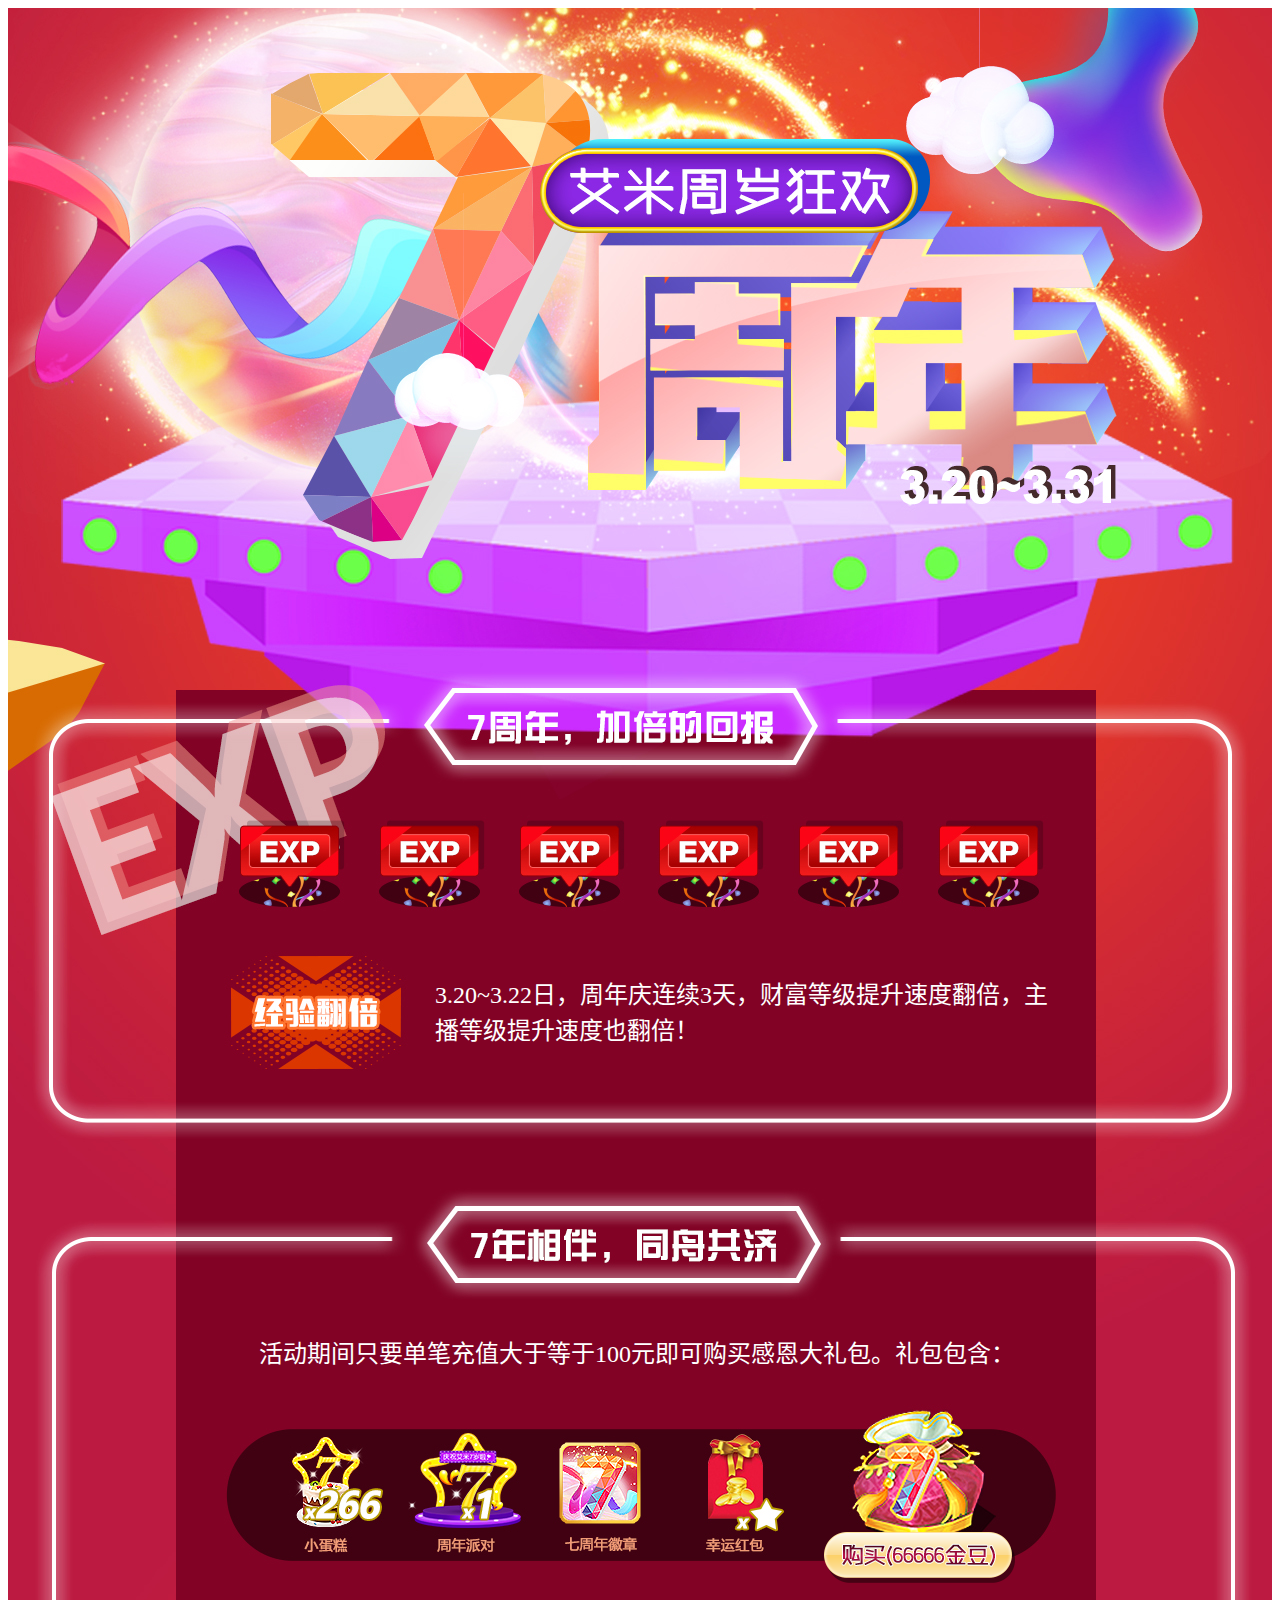
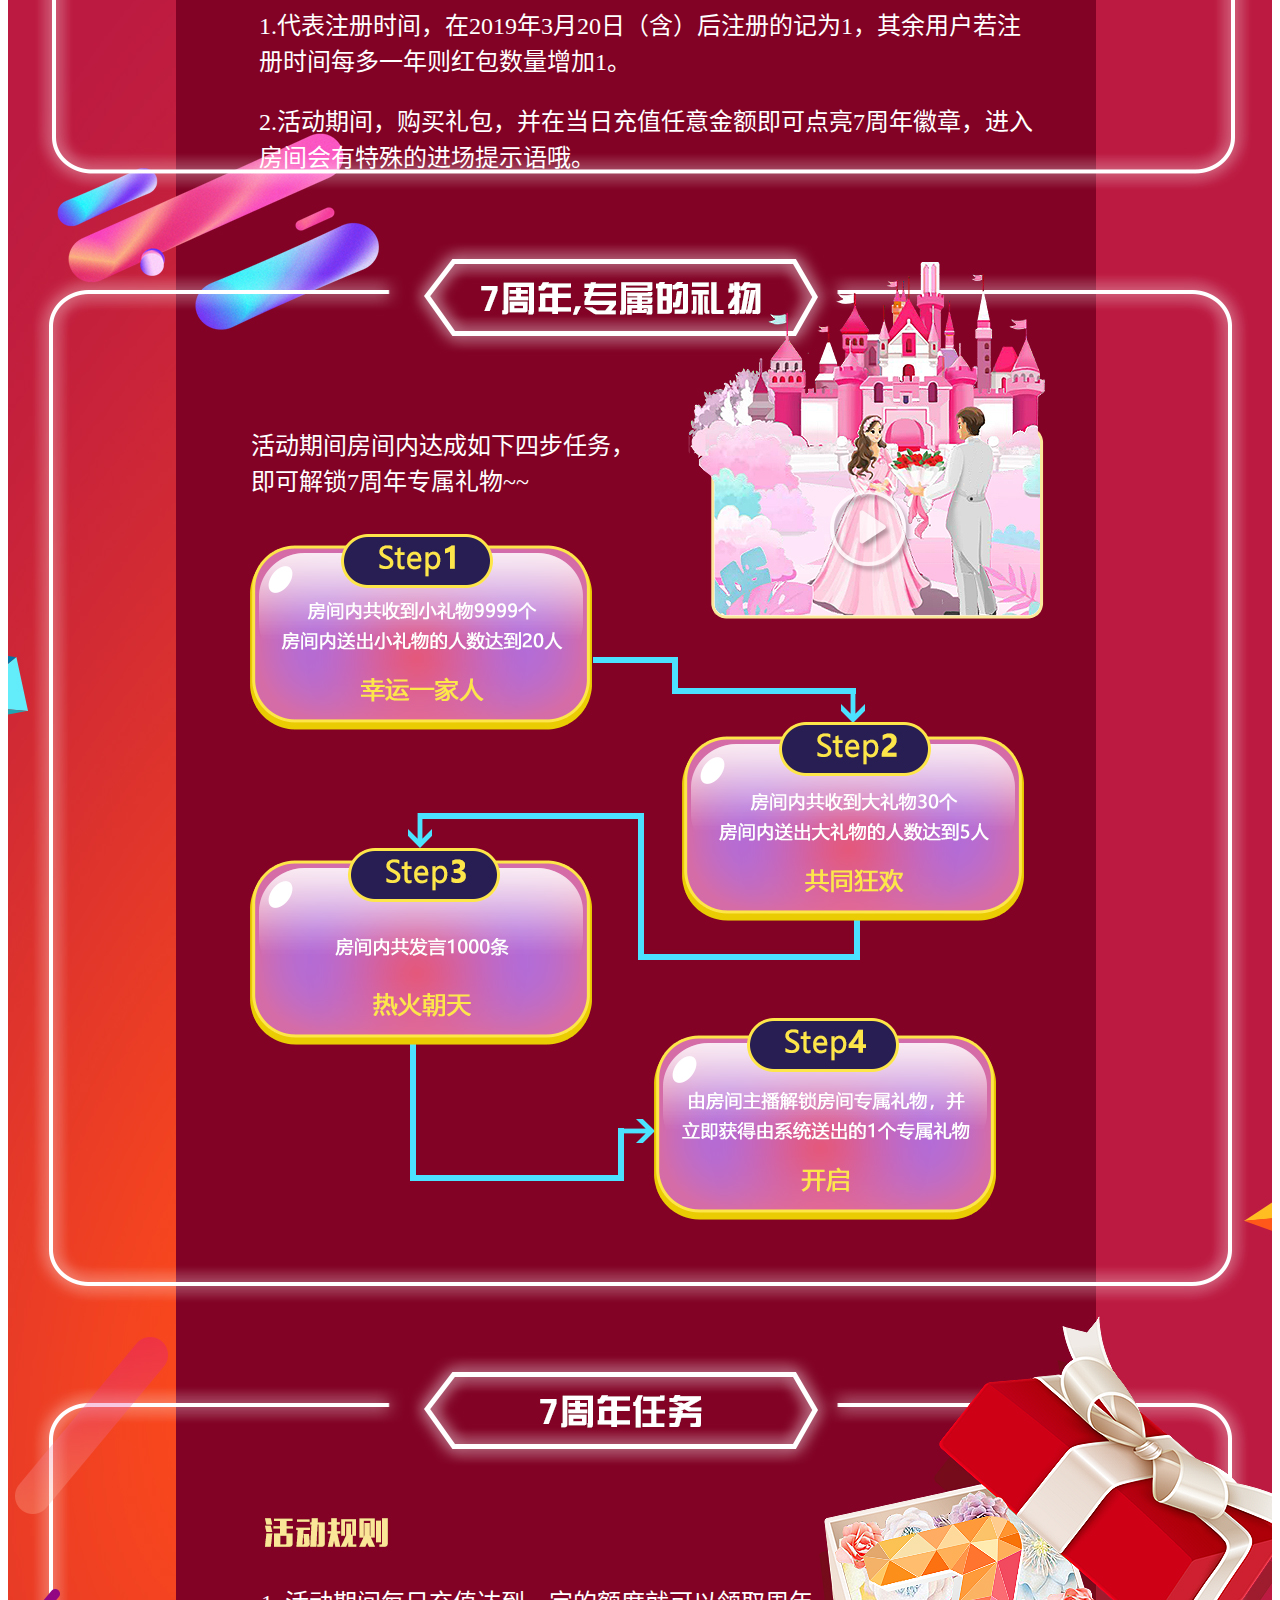
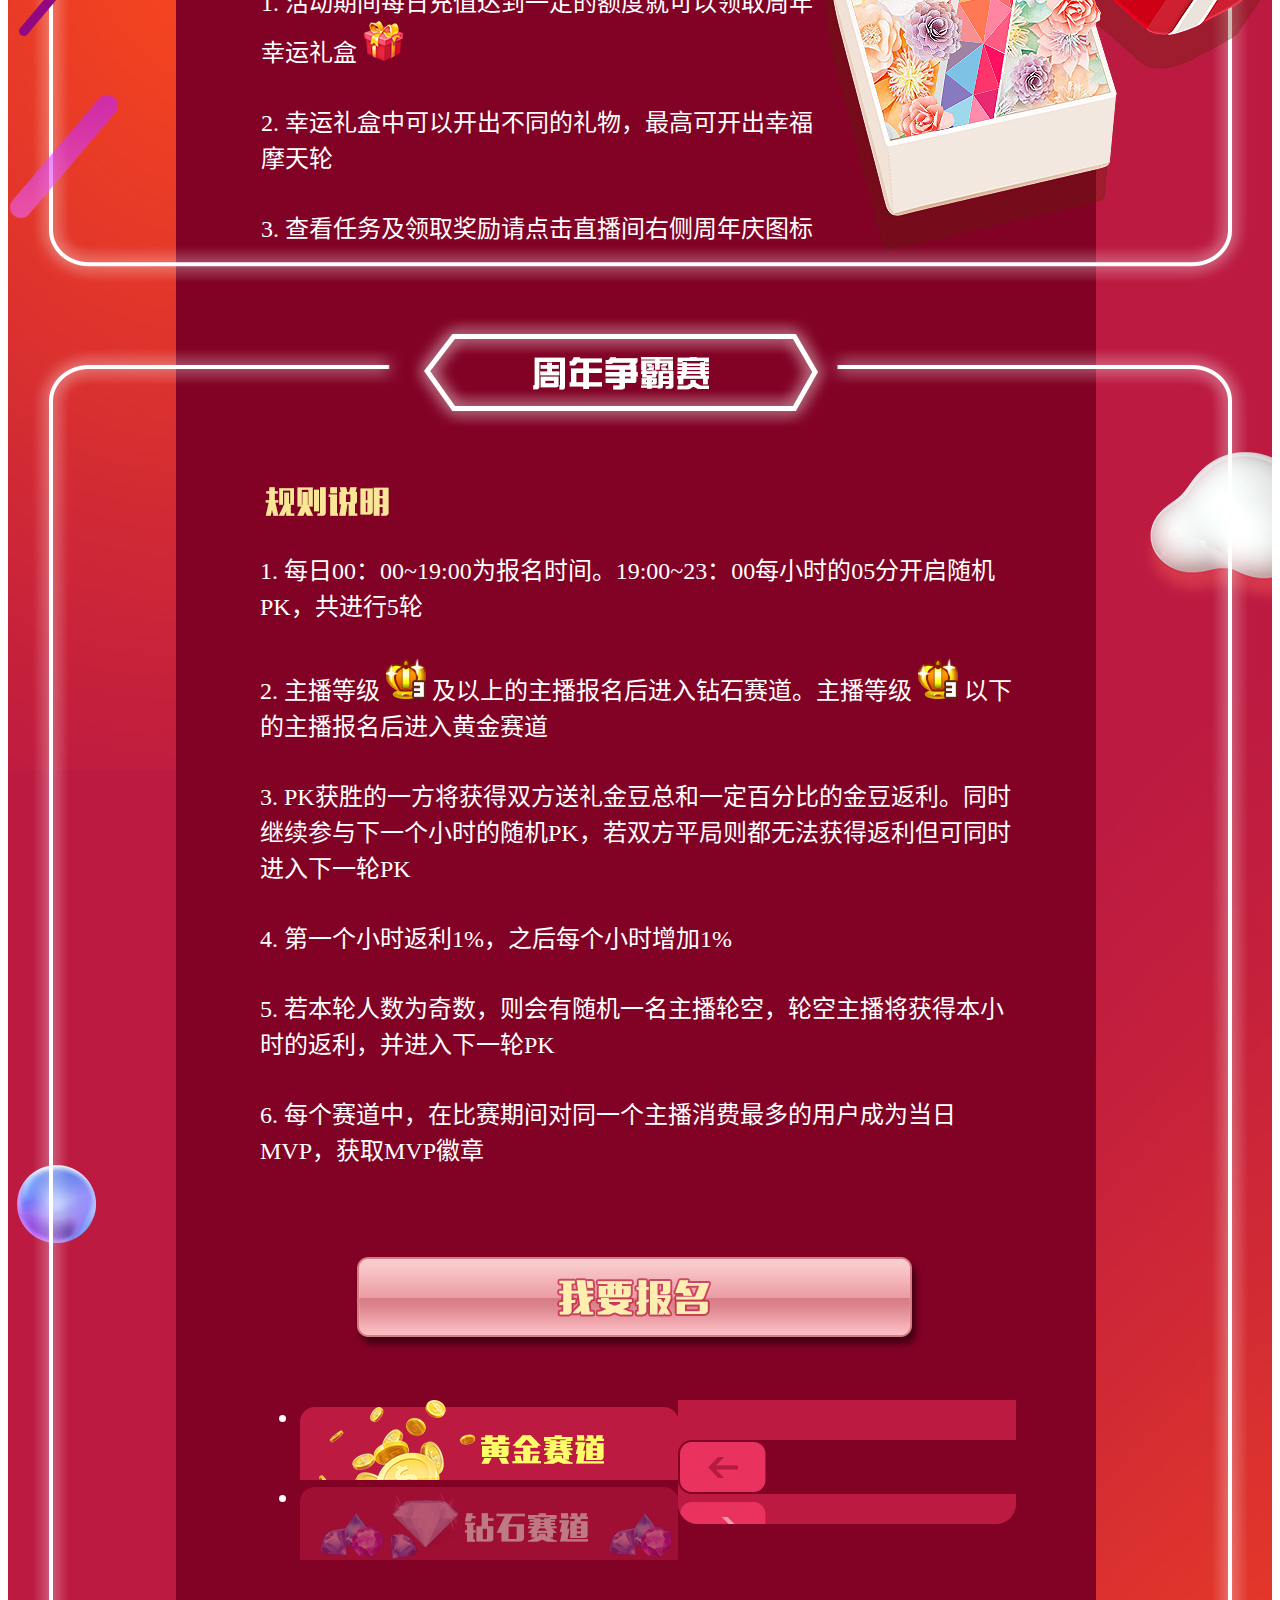
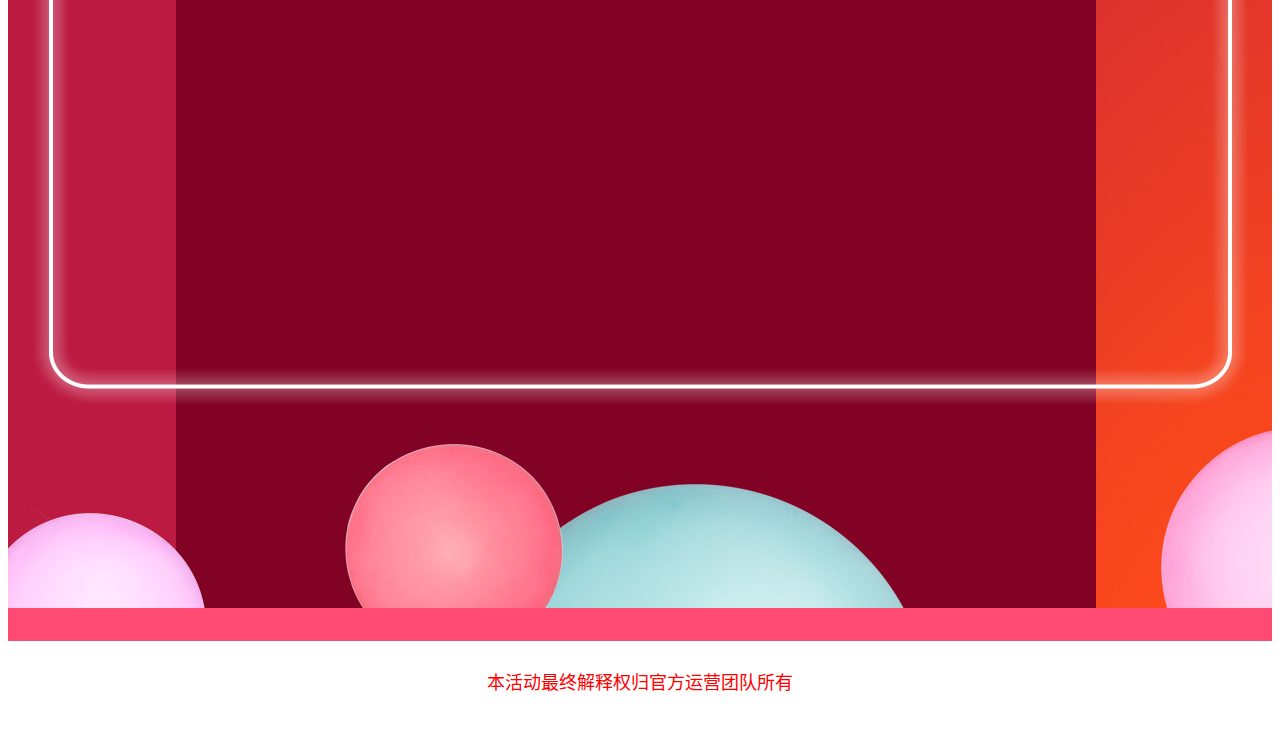
<file: mobim/static/qizhounian/index.html>
<!DOCTYPE html>
<html lang="zh-CN">
<head>
<meta http-equiv="Content-Type" content="text/html; charset=utf-8" />
<title>xxxx</title>
<link rel="stylesheet" type="text/css" href="http://cdn.mobimtech.com/www/ivp/v4/style/new_picture.css" media="all" />
<link rel="stylesheet" type="text/css" href="http://cdn.mobimtech.com/www/ivp/v4/style/common.css" media="all" />
<link skin="themeskin" rel="stylesheet" type="text/css" href="http://cdn.mobimtech.com/www/ivp/v4/style/theme_1.css?v=5273084">
<script type="text/javascript" src="js/jquery-1.8.3.min.js"></script>
<script type="text/javascript" src="http://cdn.mobimtech.com/www/ivp/v4/js/plugin/jquery/jquery.tinyscrollbar.min.js"></script>
<script type="text/javascript" src="js/moment-with-locales.min.js"></script>

<script type="text/javascript" src="js/qizhounian.js"></script>
<link rel="stylesheet" type="text/css" href="style/qizhounian.css" media="all" />
<script>
var IMI = IMI || {};
IMI.masterURL = '//localhost:8081/';
var liveHost = IMI.masterURL;
var _ivp = _ivp || {};
var isAuth = 0;

// 测试环境
// IMI.masterURL = '//aimi.mobimtech.com/';
liveHost = IMI.masterURL;
_ivp.auth = 0;
_ivp.userId = 101208;
_ivp.imToken = "c8j5wkl9xv4dwjqyfl9do";
IMI.staticUrl = "//static.mobimtech.com/ivp/";

/**
 * 格式化输出 
 * @param {} template 模板，占位符为{}，具体内容，依次排在后面，或者数组
 * @return {}
 */
 function fm(template) {// 接收的参数为两种类型，(template,1,2,...) 或者(template,[1,3,...])
	var arr = [];
	if (arguments.length == 2 && typeof arguments[1] == 'object')
		arr = arr.concat(arguments[1]);
	else {
		for (var i = 1; i < arguments.length; i++) {
			arr.push(arguments[i]);
		}
	}
	for (var i = 0; i<arr.length;i++) {
		template = template.replace(/{}/, arr[i]);
	}
    arr.splice(0,arr.length);
    arr = null;
	return template;
}
var Main = {};
Main.Showpanel = (function($) {
    var scrollXY = function() {
        var a = document.documentElement;
        return {
            x : self.pageXOffset || a && a.scrollLeft || document.body.scrollLeft,
            y : self.pageYOffset || a && a.scrollTop || document.body.scrollTop
        }
    };
    var closeMask = function() {
		$("#mask").hide();
        $("#divmask").hide();
    }
    var showMask = function(zIndex) {
        if ($("#divmask")) {
            $("#divmask").css("height", $(document).height());
            $("#divmask").css("width", $(document).width());
            $("#divmask").css("z-index", parseInt(zIndex) - 1);
            $("#divmask").show();
        }
    }

    return {
        /**
         * 获取滚动的横轴和纵轴
         */
        getScrollXY : scrollXY,
        /**
         * 显示面板
         */
        showDivPanel : function(divId, hideMask) {
    	var top, left;
    	try{
    		var w = $("#" + divId).width();
    		var h = $("#" + divId).height();
    		var resultH = $(window).height();
    		var resultW = $(window).width();
    		top = (resultH - h)/2;
    		left = (resultW - w)/2;
    	}catch(e){
    		top = ($(window).height() - $("#" + divId).height()) / 2 + scrollXY().y;
            left = ($(window).width() - $("#" + divId).width()) / 2;
    	}
    		top = top >= 0 ? top : 0;
            $("#" + divId).css({
                        position : 'fixed',
                        top : top,
                        left : left,
                        'z-index' : 99999
                    }).show();
            if (!hideMask) {
                showMask($("#" + divId).css("z-index"));
            }
        },
        closeDivPanel : function(divId) {
            if ($("#" + divId)) {
                $("#" + divId).hide();
                closeMask()
            }
        }
    }
})(jQuery);

var showDivPanel = Main.Showpanel.showDivPanel;
var closeDivPanel = Main.Showpanel.closeDivPanel;
;$(function(){
    qznActivity.init();
});
</script>
<style>
.part1,.layout1 {height:655px; background:url(style/img/pic1.jpg) no-repeat scroll 50% 0 transparent;}
.part2,.layout2 {height:509px; background:url(style/img/pic2.jpg) no-repeat scroll 50% 0 transparent;}
.part3,.layout3 {height:640px; background:url(style/img/pic3.jpg) no-repeat scroll 50% 0 transparent;}
.part4,.layout4 {height:1124px; background:url(style/img/pic4.jpg) no-repeat scroll 50% 0 transparent;}
.part5,.layout5 {height:562px; background:url(style/img/pic5.jpg) no-repeat scroll 50% 0 transparent;}
.part6,.layout6 {height:1728px; background:url(style/img/pic6.jpg) no-repeat scroll 50% 0 transparent;}
.part7,.layout7 {height:215px; background:url(style/img/pic7.jpg) no-repeat scroll 50% 0 transparent;}
</style>
</head>
<body>
<div class="activity_middle">
    <div class="quick_nav hd_nav_eqd" style="display: none;">
        <ul class="quick_nav_list">
            <li><a href="#qn1">1</a></li>
            <li><a href="#qn2">2</a></li>
            <li><a href="#qn3">3</a></li>
            <li><a href="#qn4">4</a></li>
            <li><a href="#qn5">5</a></li>
            <li><a href="#qn6">5</a></li>
        </ul>
    </div>
	<div class="part1" name="qn1" id="qn1"><div class="layout1"></div></div>
	<div class="part2" name="qn2" id="qn2"><div class="layout2">
        <div class="content_part1">3.20~3.22日，周年庆连续3天，财富等级提升速度翻倍，主播等级提升速度也翻倍！</div>
    </div></div>
    <div class="part3" name="qn3" id="qn3"><div class="layout3">
        <span class="buy_btn" id="buy_btn"></span>
        <div class="content_part1" style="top: 164px; left: 84px; width: 790px;">活动期间只要单笔充值大于等于100元即可购买感恩大礼包。礼包包含：</div>
        <div class="content_part1" style="top: 412px; left: 84px; width: 776px;">
            <p>1.代表注册时间，在2019年3月20日（含）后注册的记为1，其余用户若注册时间每多一年则红包数量增加1。</p>
            <p>2.活动期间，购买礼包，并在当日充值任意金额即可点亮7周年徽章，进入房间会有特殊的进场提示语哦。</p>
        </div>
    </div></div>
    <div class="part4" name="qn4" id="qn4"><div class="layout4">
        <span class="gift_play_btn" giftsn="2562" swfsecond="15"></span>
        <div class="content_part1" style="top: 192px; left: 76px; width: 776px;">
            <p>活动期间房间内达成如下四步任务，<br>即可解锁7周年专属礼物~~</p>
        </div>
    </div></div>
    <div class="part5" name="qn5" id="qn5"><div class="layout5">
        <div class="content_part1" style="top: 220px; left: 86px; width: 566px;">
            <p style="padding: 5px 0;">1. 活动期间每日充值达到一定的额度就可以领取周年幸运礼盒 <img src="style/img/box1.png"></p>
            <p style="padding: 5px 0;">2. 幸运礼盒中可以开出不同的礼物，最高可开出幸福摩天轮</p>
            <p style="padding: 5px 0;">3. 查看任务及领取奖励请点击直播间右侧周年庆图标</p>
        </div>
    </div></div>
    <div class="part6" name="qn6" id="qn6"><div class="layout6">
        <div style="padding: 226px 89px 0 85px;">
            <div>
                <p style="padding: 5px 0;">1. 每日00：00~19:00为报名时间。19:00~23：00每小时的05分开启随机PK，共进行5轮</p>
                <p style="padding: 5px 0;">2. 主播等级 <img src="style/img/emcee_lv_icon.png"> 及以上的主播报名后进入钻石赛道。主播等级 <img src="style/img/emcee_lv_icon.png"> 以下的主播报名后进入黄金赛道</p>
                <p style="padding: 5px 0;">3. PK获胜的一方将获得双方送礼金豆总和一定百分比的金豆返利。同时继续参与下一个小时的随机PK，若双方平局则都无法获得返利但可同时进入下一轮PK</p>
                <p style="padding: 5px 0;">4. 第一个小时返利1%，之后每个小时增加1%</p>
                <p style="padding: 5px 0;">5. 若本轮人数为奇数，则会有随机一名主播轮空，轮空主播将获得本小时的返利，并进入下一轮PK</p>
                <p style="padding: 5px 0;">6. 每个赛道中，在比赛期间对同一个主播消费最多的用户成为当日MVP，获取MVP徽章</p>
            </div>
            <div style="padding: 54px 0 0;">
                <div class="hd_sign_up"><span class="hd_sign_btn"></span></div>
                <div class="hd_tab">
                    <ul class="clear">
                        <li class="hd_t1 act"></li>
                        <li class="hd_t2"></li>
                    </ul>
                </div>
                <div class="hd_rank_content">
                    <div class="hd_time">
                        <div class="hd_m clear">
                            <span class="arrow_left left" id="slider1_left"></span>
                            <span class="hd_time_show left" id="slider1_date"></span>
                            <span class="arrow_right left slider_disabled" id="slider1_right"></span>
                        </div>
                    </div>
                    <div style="display: none;">
                        <div class="hd_mvp_wrap">
                            <div class="hd_mvp_p1">
                                <div><img src="style/img/default.png" class="hd_mvp_avatar"></div>
                                <div></div>
                            </div>
                            <div class="hd_mvp_p2">
                                <div><img src="style/img/default.png" class="hd_mvp_avatar"></div>
                                <div></div>
                            </div>
                            <div class="hd_mvp_jz">0<i>金豆</i></div>
                        </div>
                        <div class="hd_rank_head">
                            <ul class="clear">
                                <li class="hd_th1">主播</li>
                                <li class="hd_th2"></li>
                                <li class="hd_th3">获取返利</li>
                                <li class="hd_th4">胜场</li>
                            </ul>
                        </div>
                        <div class="hd_rank_list activity_dome_scroll" id="lt_panel_scroll">
                            <div class="scrollbar"><div class="track"><div class="thumb"><div class="end"></div></div></div></div>
                            <div class="viewport">
                                <div class="overview" id="zbs_rank_content">
                                    <!-- <ul class="clear">
                                        <li class="hd_r1"><span class="hd_n_common hd_n1"></span></li>
                                        <li class="hd_r2"><img src="style/img/box1.png" class="hd_r_avatar"></li>
                                        <li class="hd_r3"><span class="hd_r_name">主播昵称主播昵称主播昵称</span> <span class="hd_live">直播</span></li>
                                        <li class="hd_r4">9999</li>
                                        <li class="hd_r5">22 <span class="hd_r_xx">详情&gt;</span></li>
                                    </ul>
                                    <ul class="clear">
                                        <li class="hd_r1"><span class="hd_n_common hd_n2"></span></li>
                                        <li class="hd_r2"><img src="style/img/box1.png" class="hd_r_avatar"></li>
                                        <li class="hd_r3"><span class="hd_r_name">主播昵称主播昵称主播昵称</span> <span class="hd_live">直播</span></li>
                                        <li class="hd_r4">9999</li>
                                        <li class="hd_r5">22 <span class="hd_r_xx">详情&gt;</span></li>
                                    </ul>
                                    <ul class="clear">
                                        <li class="hd_r1"><span class="hd_n_common hd_n3"></span></li>
                                        <li class="hd_r2"><img src="style/img/box1.png" class="hd_r_avatar"></li>
                                        <li class="hd_r3"><span class="hd_r_name">主播昵称主播昵称主播昵称</span> <span class="hd_live">直播</span></li>
                                        <li class="hd_r4">9999</li>
                                        <li class="hd_r5">22 <span class="hd_r_xx">详情&gt;</span></li>
                                    </ul>
                                    <ul class="clear">
                                        <li class="hd_r1"><span class="hd_n_common hd_n4">4</span></li>
                                        <li class="hd_r2"><img src="style/img/box1.png" class="hd_r_avatar"></li>
                                        <li class="hd_r3"><span class="hd_r_name">主播昵称主播昵称主播昵称</span> <span class="hd_live">直播</span></li>
                                        <li class="hd_r4">9999</li>
                                        <li class="hd_r5">22 <span class="hd_r_xx">详情&gt;</span></li>
                                    </ul>
                                    <ul class="clear">
                                        <li class="hd_r1"><span class="hd_n_common hd_n5">5</span></li>
                                        <li class="hd_r2"><img src="style/img/box1.png" class="hd_r_avatar"></li>
                                        <li class="hd_r3"><span class="hd_r_name">主播昵称主播昵称主播昵称</span> <span class="hd_live">直播</span></li>
                                        <li class="hd_r4">9999</li>
                                        <li class="hd_r5">22 <span class="hd_r_xx">详情&gt;</span></li>
                                    </ul> -->
                                </div>
                            </div>
                        </div>
                        <div style="height: 24px;"></div>
                    </div>
                    <div class="hd_dt_wrap" style="display: none;">
                        <div class="hd_dt_t">比赛开始倒计时</div>
                        <div class="ct_date">
                            <ul class="clear" id="countdown">
                                <li>0</li>
                                <li>0</li>
                                <li class="ct_date_d">:</li>
                                <li>0</li>
                                <li>0</li>
                                <li class="ct_date_d">:</li>
                                <li>0</li>
                                <li>0</li>
                            </ul>
                        </div>
                    </div>
                </div>
            </div>
        </div>
    </div></div>
    <div class="part7"><div class="layout7"></div></div>
	<div style="color:#f00; background-color:#fff;">
		<p style="font-size:18px; line-height:48px; text-align:center;">本活动最终解释权归官方运营团队所有</p>
	</div>
</div>
<!-- 座驾播放器  start-->
<div class="gift_play_div" style="width:0; height:0; position: fixed; top:50%; left:50%; z-index: 1000; margin:-300px 0 0 -590px;"></div>
<!-- 座驾播放器  end-->
<!-- 报名成功 -->
<div class="activity_pop pop_bmcg">
    <div class="pop_wrap1">
        <p>报名成功，自动进入黄金赛道。系统将于3月22日19:00为你随机匹配1个对手。请留意直播间挂件信息。</p>
    </div>
    <div class="pop_sub"><span class="pop_sure_btn">确认</span></div>
</div>
<!-- 购买失败 -->
<div class="activity_pop pop_gmsb">
    <div class="pop_wrap2">
        <p>你的金豆余额不足！</p>
    </div>
    <div class="pop_sub"><span class="pop_sure_btn">确认</span></div>
</div>
<!-- 恭喜你 -->
<div class="activity_pop pop_gxn">
    <div class="pop_wrap1">
        <ul class="clear pop_gift_list">
            <li>
                <div><img src="style/img/box1.png" class="pop_pic1"></div>
                <p class="pop_p1">小蛋糕x266</p>
            </li>
            <li>
                <div><img src="style/img/box1.png" class="pop_pic1"></div>
                <p class="pop_p1">周年派对x1</p>
            </li>
            <li>
                <div><img src="style/img/box1.png" class="pop_pic1"></div>
                <p class="pop_p1">7周年徽章</p>
            </li>
            <li>
                <div><img src="style/img/box1.png" class="pop_pic1"></div>
                <p class="pop_p1">幸运红包x1</p>
            </li>
        </ul>
    </div>
    <div class="pop_sub"><span class="pop_sure_btn">确认</span></div>
</div>
<!-- 很抱歉 -->
<div class="activity_pop pop_hbq">
    <div class="pop_wrap1">
        <div class="pop_w1" style="display: none;">
            <p>你还未达到礼物购买条件！</p>
            <p>活动期间大笔充值大于等于100元</p>
            <p>即可购买超值感恩礼包哦~</p>
        </div>
        <div class="pop_w2" style="display: none;">
            <p>比赛已经开始了！无法报名</p>
            <p>请在明天00:00至19:00参与报名哦~</p>
        </div>
        <div class="pop_w3">
            <p>每人只能购买1个感恩礼包哦~</p>
        </div>
    </div>
    <div class="pop_sub"><span class="pop_sure_btn">确认</span></div>
</div>
<!-- 赛绩详情 -->
<div class="activity_details_pop">
    <div class="game_details_wrap">
        <div class="gd_title"><span class="gd_c1">主播昵称</span>的赛绩详情<span class="gd_close"></span></div>
        <div class="gd_wrap activity_dome_scroll" id="gd_panel_scroll">
            <div class="scrollbar"><div class="track"><div class="thumb"><div class="end"></div></div></div></div>
            <div class="viewport">
                <div class="overview" id="emcee_details">
                    <div class="gd_line">
                        <div class="left gd_t1">19:00~20:00</div>
                        <div class="left gd_db">
                            <span class="gd_db_load"><i style="width: 40%;"></i></span>
                            <div class="left gd_zb1">
                                <img src="style/img/111.png" class="left gd_zb_avatar1">
                                <div class="left gd_zb_info1">
                                    <p class="gd_zb_d1">9999</p>
                                    <p class="gd_zb_d2">主播昵称</p>
                                </div>
                            </div>
                            <div class="left gd_zb1">
                                <div class="left gd_zb_info2">
                                    <p class="gd_zb_d1">9999</p>
                                    <p class="gd_zb_d2">主播昵称</p>
                                </div>
                                <img src="style/img/111.png" class="left gd_zb_avatar2">
                            </div>
                        </div>
                    </div>
                    <div class="gd_line">
                        <div class="left gd_t1">19:00~20:00</div>
                        <div class="left gd_db">
                            <span class="gd_db_load"><i style="width: 60%;"></i></span>
                            <div class="left gd_zb1">
                                <img src="style/img/111.png" class="left gd_zb_avatar1">
                                <div class="left gd_zb_info1">
                                    <p class="gd_zb_d1">9999</p>
                                    <p class="gd_zb_d2">主播昵称</p>
                                </div>
                            </div>
                            <div class="left gd_zb1">
                                <div class="left gd_zb_info2">
                                    <p class="gd_zb_d1">9999</p>
                                    <p class="gd_zb_d2">主播昵称</p>
                                </div>
                                <img src="style/img/111.png" class="left gd_zb_avatar2">
                            </div>
                        </div>
                    </div>
                </div>
            </div>
        </div>
    </div>
</div>
</body>
</html>
</file>
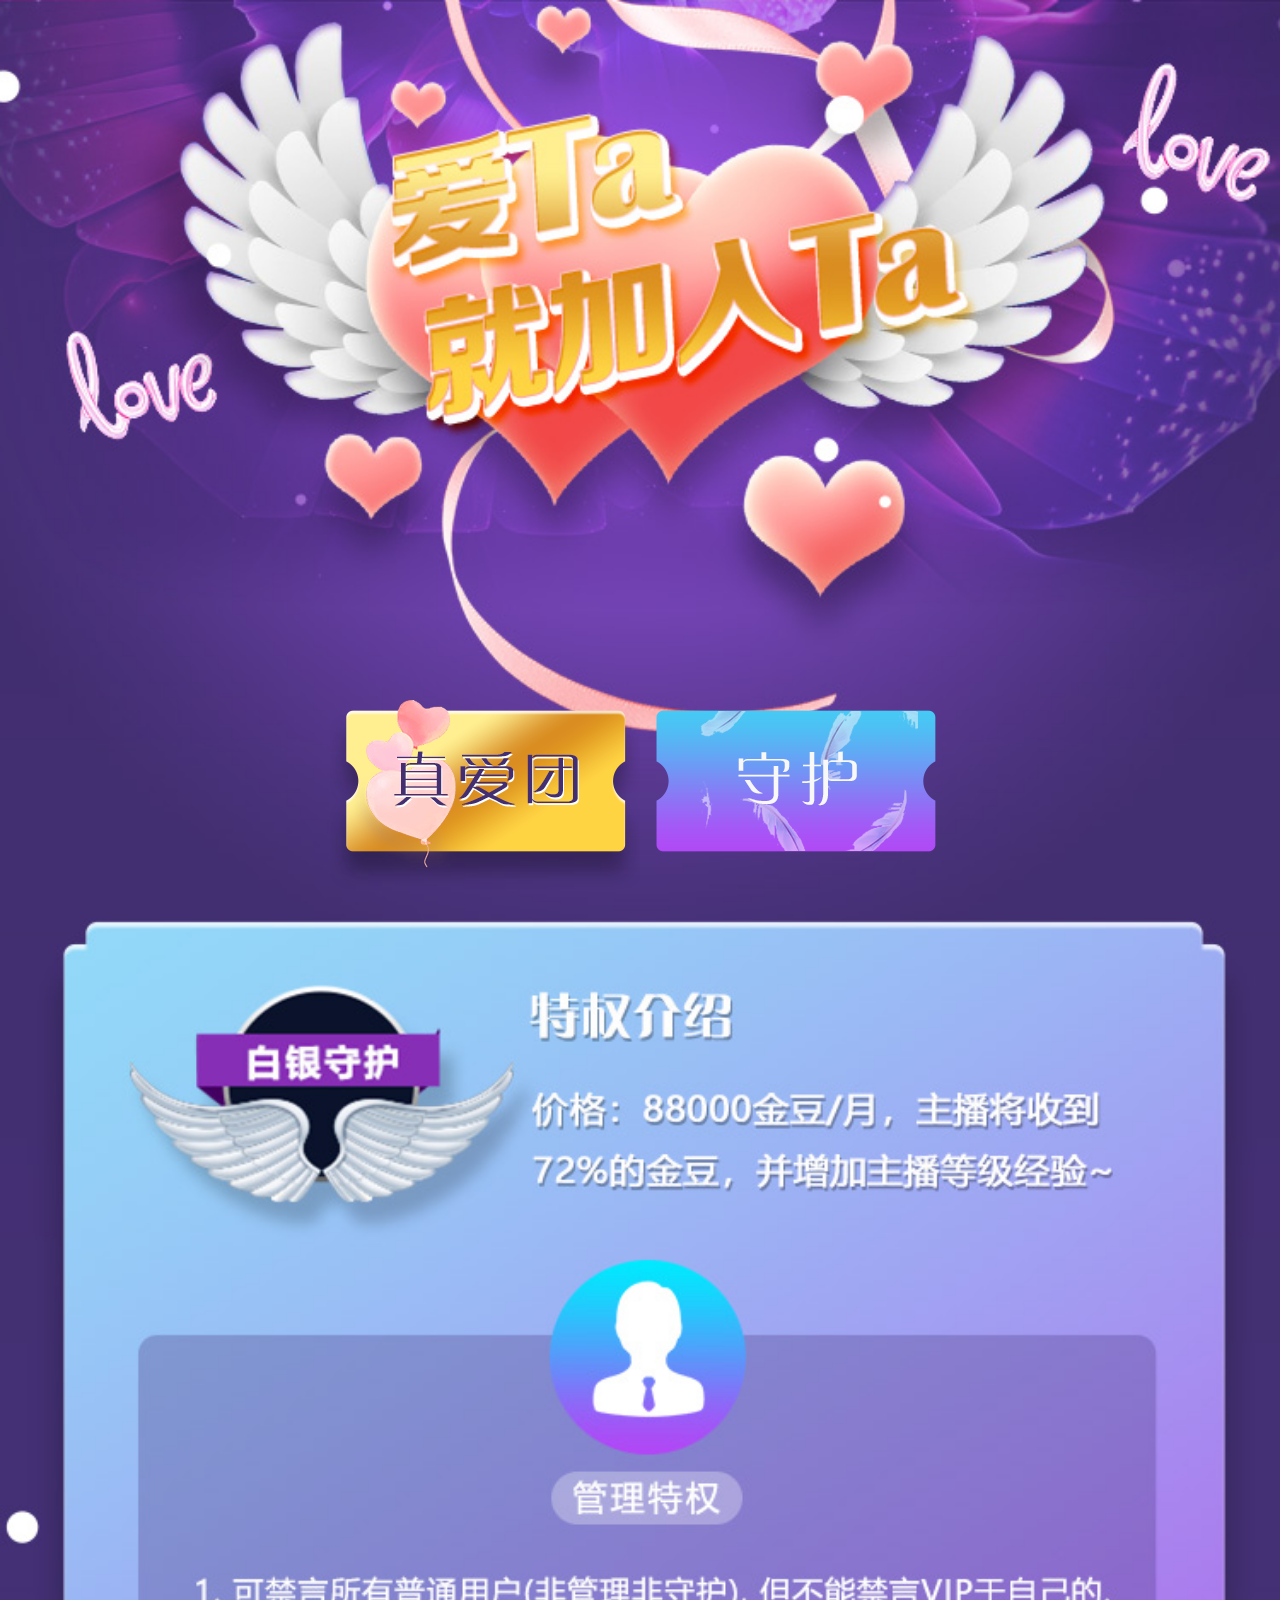
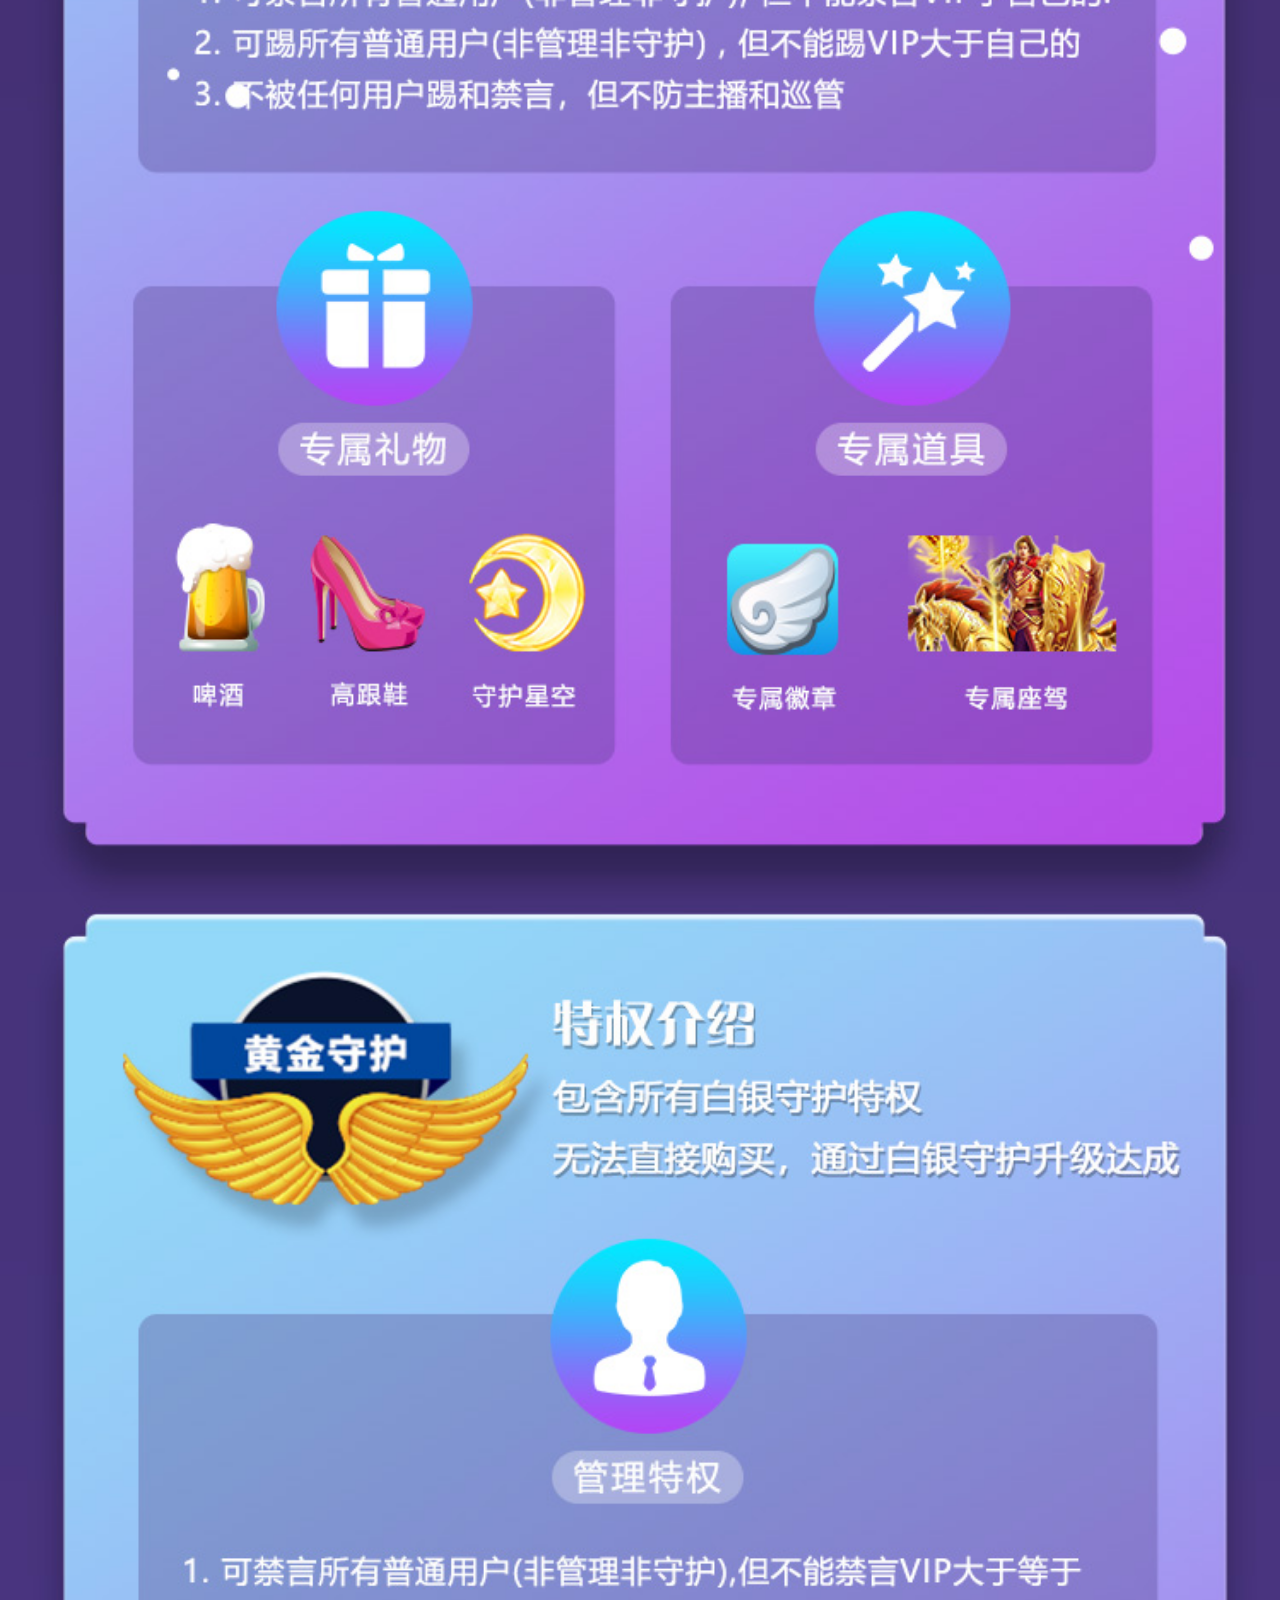
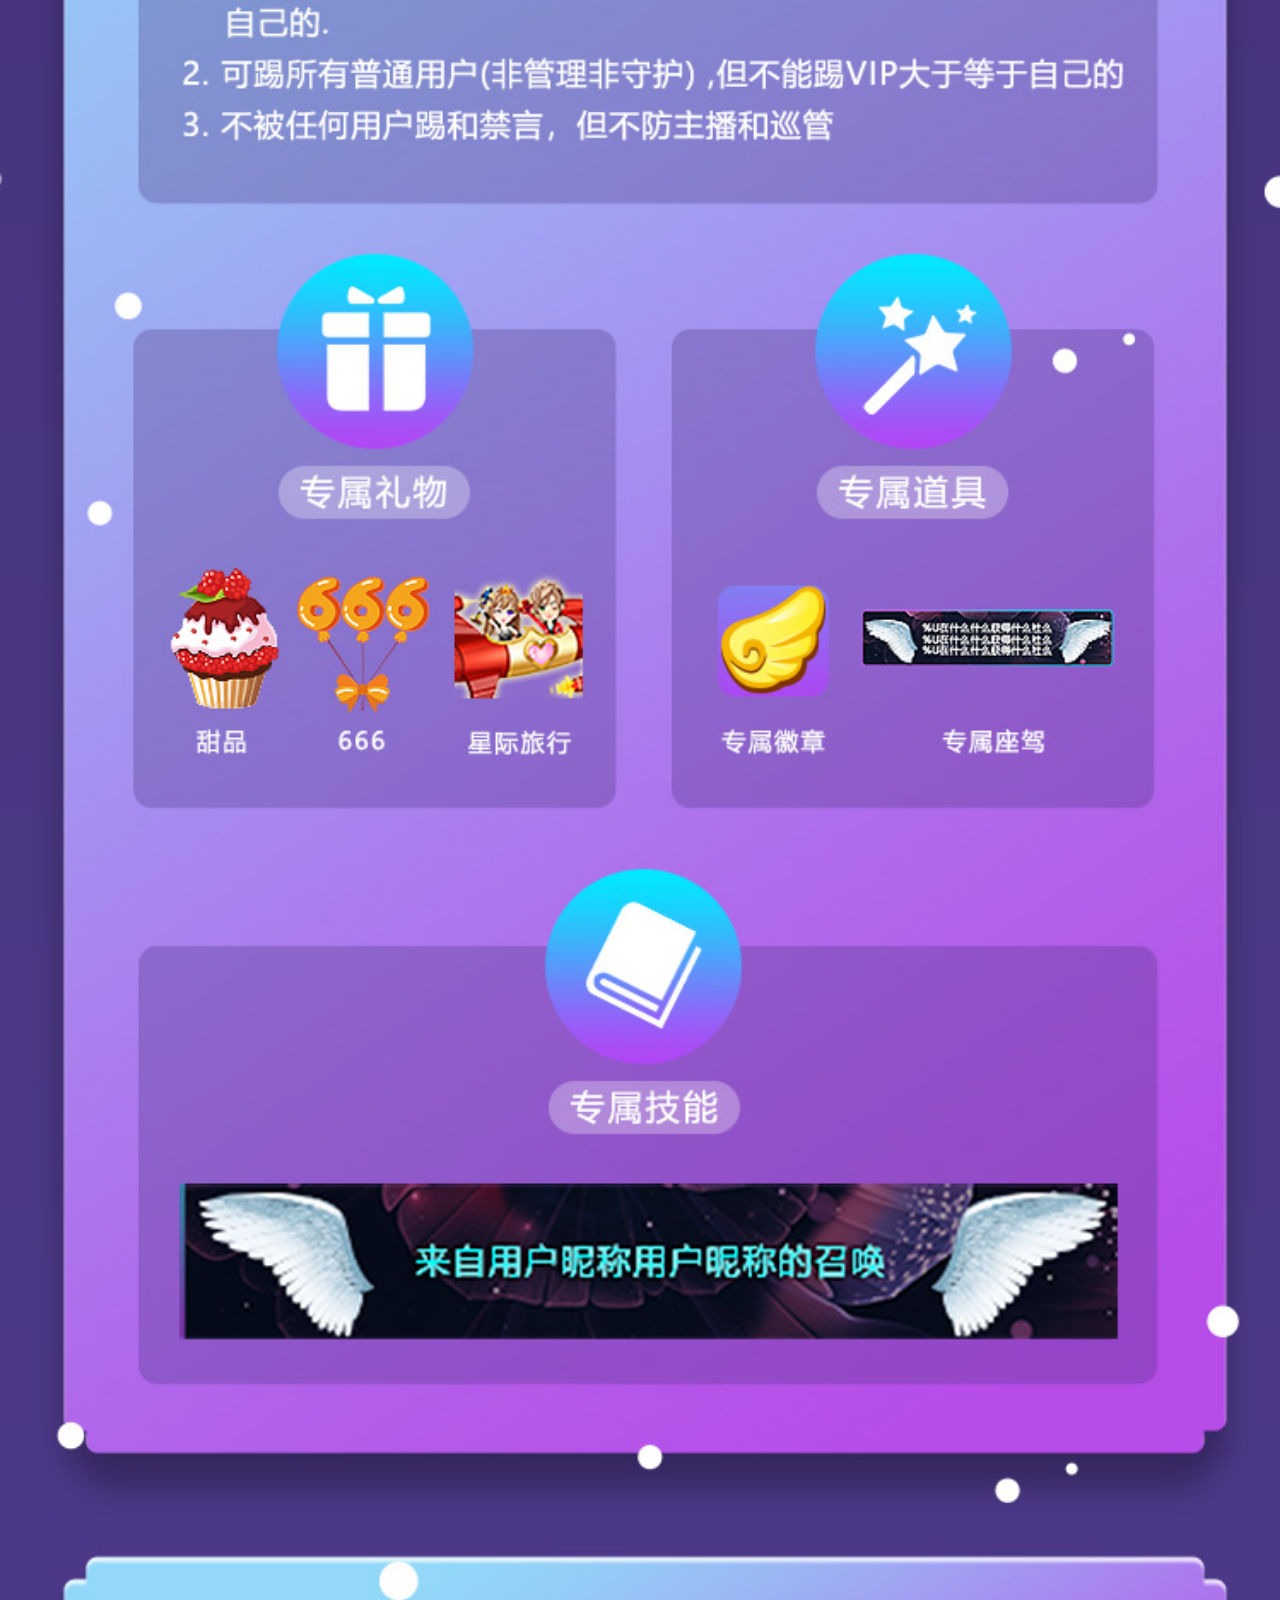
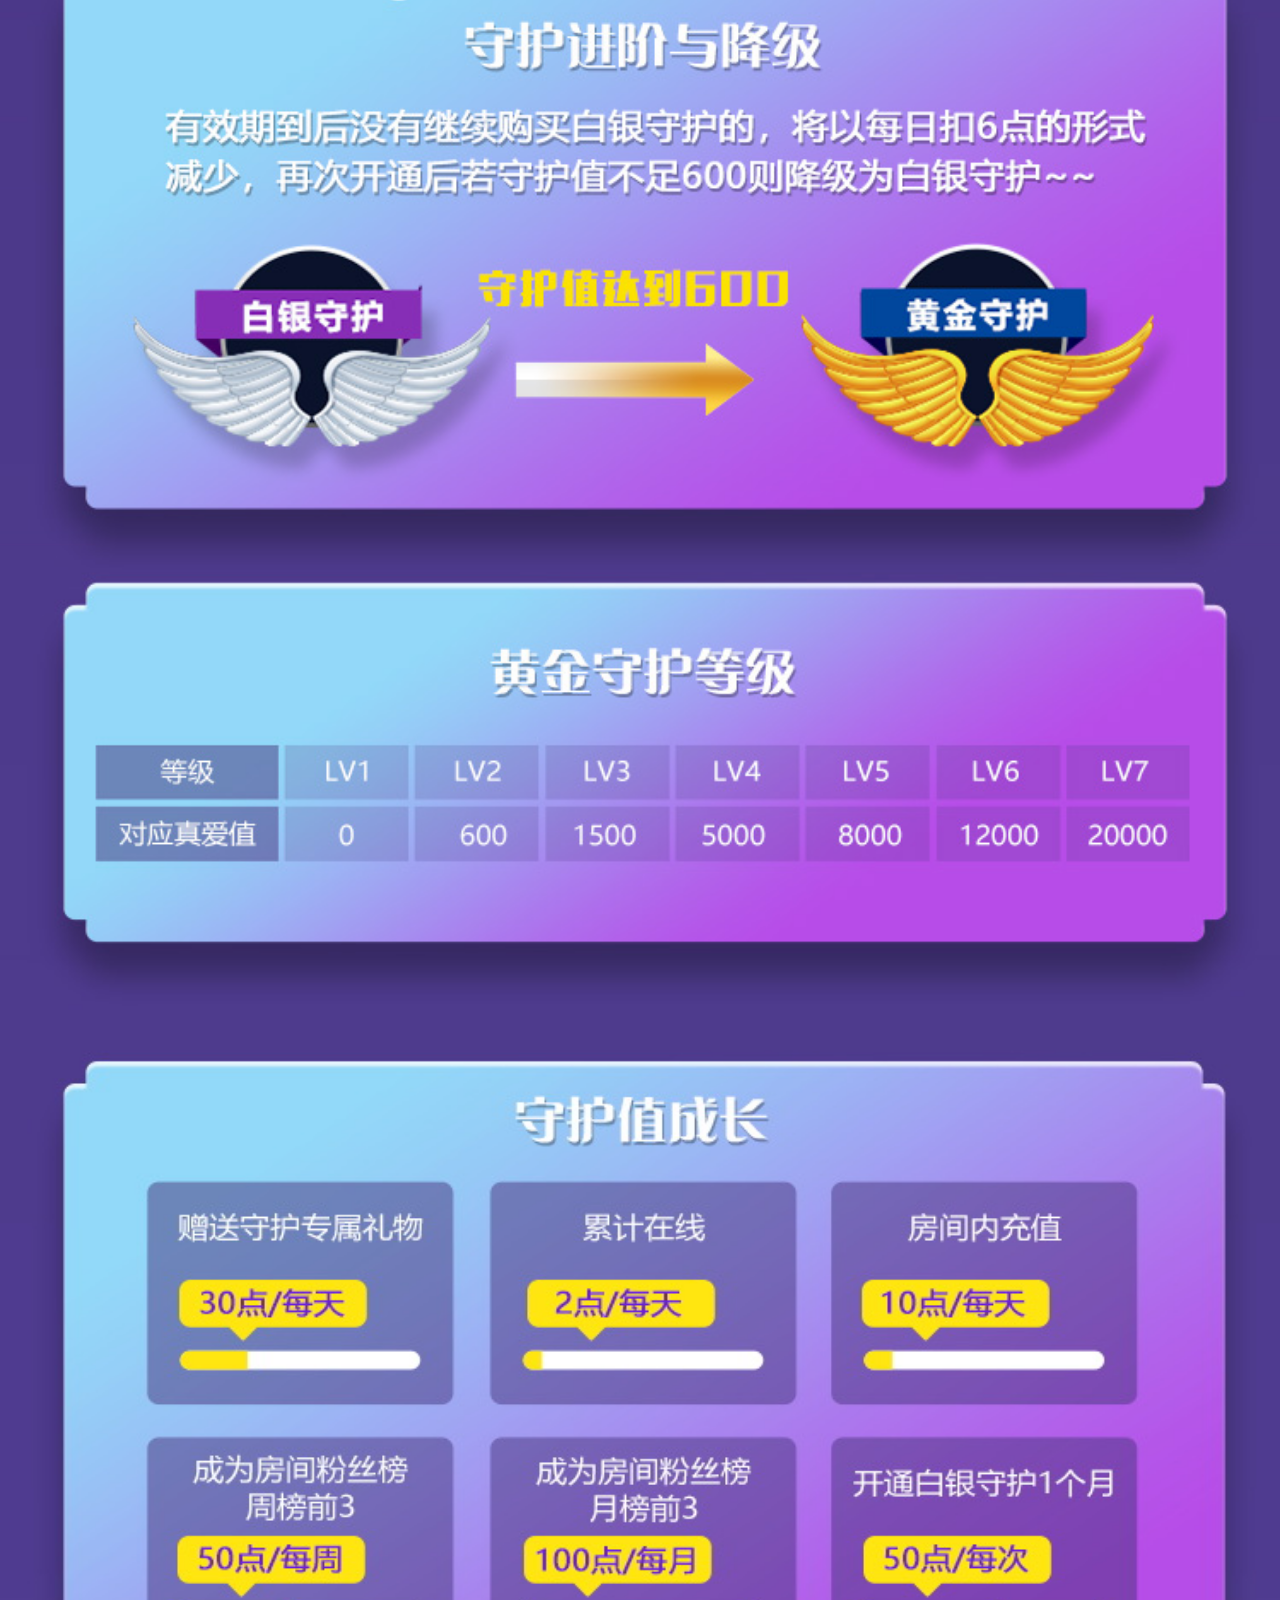
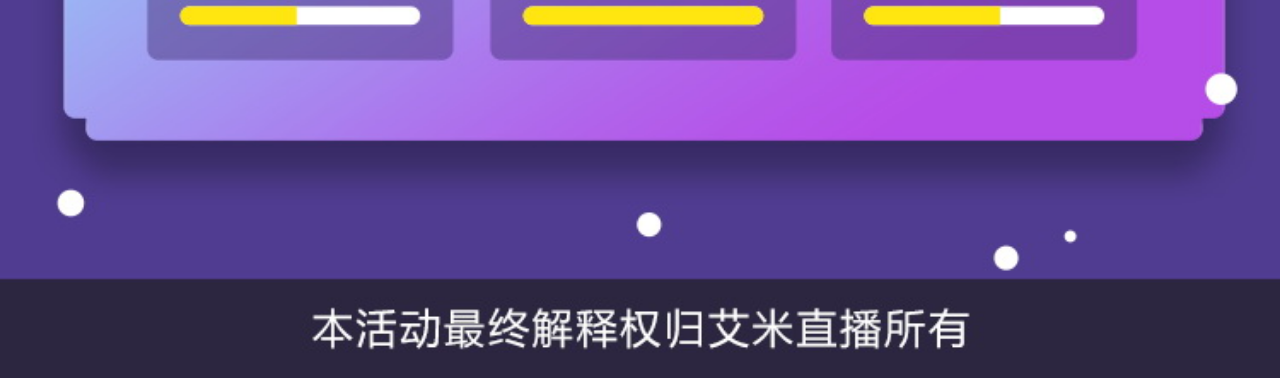
<file: mobim/static/loveteam-h5/ut.html>
<!DOCTYPE html>
<html lang="zh-CN">
<head>
<meta charset="utf-8" />
<meta http-equiv="X-UA-Compatible" content="IE=edge" />
<meta name="screen-orientation" content="portrait">
<meta name="x5-orientation" content="portrait">
<meta name="full-screen" content="yes">
<meta name="x5-fullscreen" content="true">
<!-- <meta name="viewport" content="width=device-width, initial-scale=1, minimum-scale=1, maximum-scale=1, user-scalable=no"> -->
<meta name="apple-mobile-web-app-capable" content="yes">
<meta name="format-detection" content="telephone=no">
<meta content="black" name="apple-mobile-web-app-status-bar-style">
<meta name="Keywords" content="">
<meta name="Description" content="">
<title>xxxx</title>
<link rel="stylesheet" type="text/css" href="style/common.css" media="all" />
<link rel="stylesheet" type="text/css" href="style/active.css" media="all" />
<script type="text/javascript" src="js/jquery-1.8.3.min.js"></script>
<!-- <script type="text/javascript" src="js/newyear.js"></script> -->
<script type="text/javascript">
function loadMeta() {
	var pageWidth = 750;
	var phoneWidth = parseInt(window.screen.width);
	var phoneScale = phoneWidth/pageWidth;
	var ua = navigator.userAgent;

    var _head = document.getElementsByTagName("head")[0];
	var metaTag = document.createElement("meta");
	metaTag.setAttribute("name", "viewport");
	if (/Android (\d+\.\d+)/.test(ua)){
		var version = parseFloat(RegExp.$1);
		if(version > 2.3){
			metaTag.setAttribute("content", "width="+pageWidth+", minimum-scale="+phoneScale+", maximum-scale="+phoneScale+", target-densitydpi=device-dpi");
		}else{
			metaTag.setAttribute("content", "width="+pageWidth+", target-densitydpi=device-dpi");
		}
	}else{
		metaTag.setAttribute("content", "width="+pageWidth+", minimum-scale="+phoneScale+", maximum-scale="+phoneScale+", user-scalable=no, target-densitydpi=device-dpi");
	}
	_head.appendChild(metaTag);
}

;$(function(){
	loadMeta();

	$(".act_tab").find("li").bind("click", function(){
        var self = $(this);
        var idx = self.index();
        self.addClass("act").siblings().removeClass("act");
        self.closest(".banner").next().children().eq(idx).show().siblings().hide();
    });
});
</script>
</head>
<body>
<div id="container">
	<div class="viewport">		
		<div class="main">
			<div class="banner">
				<div><img src="style/img/pic1.jpg"></div>
				<ul class="act_tab clear">
					<li class="a_btn1 act"></li>
					<li class="a_btn2"></li>
				</ul>
			</div>
			<div>
				<div>
					<div><img src="style/img/pic2.jpg" class="pic"></div>
					<div><img src="style/img/pic3.jpg" class="pic"></div>
					<div><img src="style/img/pic4.jpg" class="pic"></div>
					<div><img src="style/img/pic5.jpg" class="pic"></div>
				</div>
				<div style="display: none;">
					<div><img src="style/img/pic6.jpg" class="pic"></div>
					<div><img src="style/img/pic7.jpg" class="pic"></div>
					<div><img src="style/img/pic8.jpg" class="pic"></div>
					<div><img src="style/img/pic9.jpg" class="pic"></div>
				</div>
			</div>
		</div>
	</div>
</div>
</body>
</html>
</file>
<file: loveteam/style/loveteam.css>
/* yyw */

.lt_container{color: #fff;}
.lt_p1,.lt_p2,.lt_p3{padding: 10px;}
.lt_p4{padding: 0 10px 10px;}
.lt_c1{font: 14px/26px normal; color: #fc45a9;}
.lt_btn1{
    display: inline-block; height: 26px; padding: 0 10px;
    font: 14px/26px normal; text-align: center; white-space: nowrap; color: #fff;
    background-color: #fc5a58; /* 浏览器不支持时显示 */
    background-image: linear-gradient(#fc5a58, #fc45a9);
    cursor: pointer;
}

.lt_p2{background-color: #3d3b55; background-color: rgba(61, 59, 85, .5);}
.lt_privilege_title{color: #aca5f9;}
.lt_privilege_list{padding: 5px 9px;}
.lt_privilege_list ul li{float: left; width: 42px; height: 36px; padding: 3px 0; margin: 0 8px; font: 12px/18px normal; text-align: center; white-space: nowrap; cursor: default;}
.lt_privilege_list ul li.lt_q1{background: url(img/lt_q1.png) no-repeat scroll 0 0 transparent;}
.lt_privilege_list ul li.lt_q2{background: url(img/lt_q2.png) no-repeat scroll 0 0 transparent;}
.lt_privilege_list ul li.lt_q3{background: url(img/lt_q3.png) no-repeat scroll 0 0 transparent;}
.lt_privilege_list ul li.lt_q4{background: url(img/lt_q4.png) no-repeat scroll 0 0 transparent;}
.lt_privilege_list ul li span{display: none;}
.lt_privilege_list ul li:hover span{display: inline;}
.lt_privilege_list ul li:hover.lt_q1,
.lt_privilege_list ul li:hover.lt_q2,
.lt_privilege_list ul li:hover.lt_q3,
.lt_privilege_list ul li:hover.lt_q4{background: url(img/lt_q_bg.png) no-repeat scroll 0 0 transparent;}

.lt_ch_p{padding: 4px 0; font: 12px/18px normal;}
.lt_open_item i{display: inline-block; width: 44px; height: 18px; text-align: center; white-space: nowrap; background-color: #3d3b55; cursor: pointer;}
.lt_open_item i.on{background-color: #fc45a9;}
.lt_c2{color: #fc45a9;}
.lt_c3{color: #ffe65b; cursor: pointer;}
.lt_c4{color: #ffe65b;}

.lt_fanhui_btn{display: inline-block; height: 24px; padding: 0 10px; font: 14px/24px normal; margin: 0 8px; text-align: center; white-space: nowrap; vertical-align: top; cursor: pointer;}

.lt_icon{margin: 7px 0 0; vertical-align: top;}
.lt_lv{display: inline-block; width: 31px; height: 18px; padding-left: 19px; white-space: nowrap; font: 12px/18px normal; color: #000; background: url(img/lt_lv.png) no-repeat scroll 0 0 transparent;}

/* .lt_ch1{padding: 10px 0 0;} */
.lt_mine_value{padding: 0 0 10px;}
.lt_btn2{display: inline-block; width: 120px; height: 22px; font: 14px/22px normal; text-align: center; background-color: #9e56ee; cursor: pointer;}
.lt_btn2:active{background-color: #7b30de;}
.lt_arrow1{display: inline-block; width: 14px; height: 14px; margin: 4px 0 0; background: url(img/lt_arrow1.png) no-repeat scroll 0 0 transparent; vertical-align: top;}

.lt_task_list{padding: 4px 0 0;}
ul.lt_task_list li{height: 16px; padding: 3px 0; font: 12px/16px normal; white-space: nowrap; overflow: hidden;}
.lt_t_n{display: inline-block; width: 16px; height: 16px; text-align: center; border-radius: 100px; background-color: #736eab; vertical-align: top;}
.lt_t_s{position: relative; z-index: 1; display: inline-block; padding: 0 4px; margin-left: 6px; background-color: #736eab; vertical-align: top;}
.lt_t_s::after{
    position: absolute; top: 50%; left: -10px; z-index: 1;
    display: block; content: ""; width: 0; height: 0; margin: -6px 0 0;
    border: 6px solid transparent;
    border-right-color: #736eab ;
}
.lt_t_s.lt_complete{background-color: #fc45a9;}
.lt_t_s.lt_complete::after{border-right-color: #fc45a9;}

.lt_panel{position: absolute; top: 200px; left: 332px; z-index: 100; width: 460px;}
.lt_panel .lt_tips_m{color: #c6c6c6; background-color: #32303c; border-width: 2px; border-style: solid; border-color: #ffe65b; border-color: rgba(255,230,91,.5);}
.lt_tips_m .lt_panel_title{position: relative; z-index: 1; padding: 10px; line-height: 24px; font-size: 16px; color: #ffe65b;}
.lt_mem_tab{position: absolute; top: 50%; right: 44px; z-index: 1;}
.lt_mem_tab li{float: left; height: 16px; padding: 0 16px; margin: -8px 0 0; white-space: nowrap; font: 12px/16px normal; color: #c6c6c6; cursor: pointer;}
.lt_mem_tab li.act{color: #fff;}
.lt_t_line{border-style: solid; border-width: 0 1px; border-color: #c6c6c6;}
.lt_panel_close{position: absolute; top: 50%; right: 8px; z-index: 1; display: inline-block; width: 24px; height: 24px; margin: -12px 0 0; background: url(img/close.png) no-repeat scroll 50% 50% transparent; cursor: pointer;}
.lt_panel_content{padding: 10px 0 0; background-color: #272531;}
.lt_panel_wrap{padding: 0 20px 0 10px;}

.lt_mem_line{padding: 6px 0;}
.lt_n_common{display: inline-block; width: 24px; height: 24px; margin: 9px 0 0; font: 12px/24px normal; border-radius: 100%; text-align: center; white-space: nowrap; color: #fff; background-color: #736eab;}
.lt_n1,.lt_n2,.lt_n3{text-indent: -1111111px; position: relative; z-index: 1;}
.lt_n1::after,
.lt_n2::after,
.lt_n3::after{position: absolute; top: 50%; left: 50%; z-index: 1; display: block; content: ""; width: 32px; height: 32px; margin: -16px 0 0 -16px;}
.lt_n1::after{background: url(img/n1.png) no-repeat scroll 50% 50% transparent;}
.lt_n2::after{background: url(img/n2.png) no-repeat scroll 50% 50% transparent;}
.lt_n3::after{background: url(img/n3.png) no-repeat scroll 50% 50% transparent;}

.lt_mem_pic{margin: 0 10px 0 15px;}
.lt_mem_avatar{width: 42px; height: 42px; border-radius: 100%; vertical-align: top;}
.lt_mem_info{padding: 3px 0; font: 12px/18px normal;}

.lt_mem_mine{padding: 10px; background-color: #32303c;}

.lt_attention1,.lt_attention2{display: inline-block; width: 64px; height: 26px; margin: 8px 0 0; border-radius: 5px; font: 14px/26px normal; text-align: center; color: #fff;}
.lt_attention1{background-color: #32d372; cursor: pointer;}
.lt_attention2{background-color: #3e3d51; cursor: default;}

.lt_tab_num{font-size: 12px;}

.lt_que{margin: 3px 0 0; vertical-align: top;}

.pwrap_scroll{position: relative; z-index: 1;}
.pwrap_scroll .scrollbar{
	position: absolute;
	top: 0;
	right: 10px;
	width: 6px;
	/* padding: 1px; */
	-webkit-border-radius: 6px;
	-moz-border-radius: 6px;
	border-radius: 6px;
	z-index: 2;
	background-color: #22212a;
}
.pwrap_scroll .thumb{
	width: 6px;
	height: 12px;
	-webkit-border-radius: 6px;
	-moz-border-radius: 6px;
	border-radius: 6px;
	background-color: #131218;
	position: absolute;
	top: 0;
	left: 0;
	z-index: 1;
	overflow: hidden;
	cursor: pointer;
}
.pwrap_scroll .thumb .end{
	width: 6px;
	height: 5px;
}
.pwrap_scroll .disable{ display: none; }
.pwrap_scroll .viewport{
	/*width: 346px;*/
	height: 200px;
	overflow: hidden;
	position: relative;
	z-index: 1;
}
.pwrap_scroll .overview{
	/*width: 346px;*/
	position: relative;
	list-style: none;
}

.lt_panel_common{position: absolute; z-index: 1000; width: 326px;}
.lt_panel_common_wrap{color: #c6c6c6; background-color: #272531; border-width: 2px; border-style: solid; border-color: #ffe65b; border-color: rgba(255,230,91,.5);}
.lt_panel_common_title{position: relative; z-index: 1; padding: 10px; line-height: 24px; font-size: 16px; color: #ffe65b; background-color: #32303c;}
.lt_common_content{padding: 26px 20px 8px; font: 13px/21px normal; text-align: center;}
.lt_common_sub{padding: 16px 0; text-align: center;}
.lt_common_btn1,.lt_common_btn2{
	display: inline-block;
	width: 180px;
	height: 29px;
	line-height: 29px;
	font-size: 14px;
	letter-spacing: 2px;
	margin: 0 8px 5px;
	color: #000;
}
.lt_common_btn1{background-color: #fffd68; cursor: pointer;}
.lt_common_btn2{color: #fffd68; background-color: #847939; cursor: default;}

.lt_input_text{width: 270px; height: 22px; line-height: 22px; padding: 2px 5px; border: 1px solid #444; color: #fff; background-color: #1f2020; vertical-align: top;}
.lt_panel_ms1{padding: 6px 0 0;}

.lt_live_tips{position: absolute; z-index: 1000; width: 286px; height: 360px; background: url(img/live_tips_bg.png) no-repeat scroll 0 0 transparent;}
.lt_live_tips_wrap{padding: 128px 14px 0 8px; color: #fff;}
.lt_live_tips_title{position: relative; z-index: 1; height: 24px;}
.lt_live_tips_close{position: absolute; top: 50%; right: 0; z-index: 1; display: inline-block; width: 24px; height: 24px; margin: -12px 0 0; background: url(img/close2.png) no-repeat scroll 50% 50% transparent; cursor: pointer;}
.lt_live_tips_content{height: 114px; padding: 8px 20px 8px; font: 13px/21px normal; text-align: center;}
.lt_live_p1{font: 18px/36px normal;}
.lt_live_p2{padding: 10px 10px 0; font: 14px/22px normal; text-align: left;}
.lt_live_tips_sub{padding: 16px 0; text-align: center;}
.lt_live_tips_btn1,.lt_live_tips_btn2{
	display: inline-block;
	width: 220px;
	height: 36px;
	line-height: 36px;
	border-radius: 3px;
	font-size: 18px;
	letter-spacing: 2px;
	color: #4f0198;
}
.lt_live_tips_btn1{background-color: #dab2ff; cursor: pointer;}
.lt_live_tips_btn2{background-color: #ffe5e5;}
</file>
<file: mobim/static/loveteam-act/style/loveteam_main.css>
html{overflow-x:scroll;}
div{margin:0 auto;}
.activity_middle{color:#504142; font: 18px/30px normal; /*max-width:1680px;*/ position:relative; overflow:hidden; background: none no-repeat scroll 0 0 transparent;}
.activity_middle{
	background-color: #402d6d; /* 不支持线性的时候显示 */
    background-image: linear-gradient(#503c91 , #402d6d);
}
.layout1,.layout2,.layout3,.layout4,.layout5,.layout6,.layout7,.layout8,.layout9,.layout10{width:1000px; position:relative; z-index:1;}

.act_tab{position: absolute; bottom: 34px; left: 50%; z-index: 1; width: 1050px; margin-left: -525px;}
.act_tab li{float: left; width: 525px; height: 310px; cursor: pointer;}
.a_btn1{background: url(img/tab_btn1_1.png) no-repeat scroll 0 0 transparent;}
.a_btn2{background: url(img/tab_btn2_1.png) no-repeat scroll 0 0 transparent;}
.act.a_btn1{background: url(img/tab_btn1_2.png) no-repeat scroll 0 0 transparent;}
.act.a_btn2{background: url(img/tab_btn2_2.png) no-repeat scroll 0 0 transparent;}




.activity_dome_scroll{position: relative; z-index: 1;}
.activity_dome_scroll .scrollbar{
	position: absolute;
	top: 15px;
	right: 10px;
	width: 6px;
	/* padding: 1px; */
	-webkit-border-radius: 6px;
	-moz-border-radius: 6px;
	border-radius: 6px;
	z-index: 2;
	background-color: transparent;
}
.activity_dome_scroll .thumb{
	width: 6px;
	height: 12px;
	-webkit-border-radius: 6px;
	-moz-border-radius: 6px;
	border-radius: 6px;
	background-color: #fee88c;
	position: absolute;
	top: 0;
	left: 0;
	z-index: 1;
	overflow: hidden;
	cursor: pointer;
}
.activity_dome_scroll .thumb .end{
	width: 6px;
	height: 5px;
}
.activity_dome_scroll .disable{ display: none; }
.activity_dome_scroll .viewport{
	/*width: 346px;*/
	height: 202px;
	overflow: hidden;
	position: relative;
	z-index: 1;
}
.activity_dome_scroll .overview{
	/*width: 346px;*/
	position: relative;
	list-style: none;
}


#divmask{
	display: none;
	position: fixed;
	top: 0;
	bottom: 0;
	left: 0;
	right: 0;
	z-index: 999;
	background-color: #000;
	filter:alpha(opacity=60);
	-moz-opacity:0.6;
	-khtml-opacity:0.6;
	opacity: 0.6;
}

/*活动模板页面的排序数字*/
.activity_class {
	width: 16px;
	height: 16px;
	background: transparent;
	background:	url(img/activity_icon.png);
	background-repeat: no-repeat;
	background-attachment: scroll;
}
.activity_icon1{ background-position: 0 0;}
.activity_icon2{ background-position: -21px 0;}
.activity_icon3{ background-position: -42px 0;}
.activity_icon4{ background-position: -63px 0;}
.activity_icon5{ background-position: -84px 0;}
.activity_icon6{ background-position: -105px 0;}
.activity_icon7{ background-position: -126px 0;}
.activity_icon8{ background-position: -147px 0;}
.activity_icon9{ background-position: -168px 0;}
.activity_icon10{ background-position: -189px 0;}
.activity_icon11{ background-position: -210px 0;}
.activity_icon12{ background-position: -231px 0;}
.activity_icon13{ background-position: -252px 0;}
.activity_icon14{ background-position: -273px 0;}
.activity_icon15{ background-position: -294px 0;}
.activity_icon16{ background-position: -315px 0;}
.activity_icon17{ background-position: -336px 0;}
.activity_icon18{ background-position: -357px 0;}
.activity_icon19{ background-position: -378px 0;}
.activity_icon20{ background-position: -399px 0;}
.activity_icon21{ background-position: -420px 0;}
.activity_icon22{ background-position: -441px 0;}
.activity_icon23{ background-position: -462px 0;}
.activity_icon24{ background-position: -483px 0;}
.activity_icon25{ background-position: -504px 0;}
.activity_icon26{ background-position: -525px 0;}
.activity_icon27{ background-position: -546px 0;}
.activity_icon28{ background-position: -567px 0;}
.activity_icon29{ background-position: -588px 0;}
.activity_icon30{ background-position: -609px 0;}
.activity_icon31{ background-position: -630px 0;}
.activity_icon32{ background-position: -651px 0;}
.activity_icon33{ background-position: -672px 0;}
.activity_icon34{ background-position: -693px 0;}
.activity_icon35{ background-position: -714px 0;}
.activity_icon36{ background-position: -735px 0;}
.activity_icon37{ background-position: -756px 0;}
.activity_icon38{ background-position: -777px 0;}
.activity_icon39{ background-position: -798px 0;}
.activity_icon40{ background-position: -819px 0;}
.activity_icon41{ background-position: -840px 0;}
.activity_icon42{ background-position: -861px 0;}
.activity_icon43{ background-position: -882px 0;}
.activity_icon44{ background-position: -903px 0;}
.activity_icon45{ background-position: -924px 0;}
.activity_icon46{ background-position: -945px 0;}
.activity_icon47{ background-position: -966px 0;}
.activity_icon48{ background-position: -987px 0;}
.activity_icon49{ background-position: -1008px 0;}
.activity_icon50{ background-position: -1029px 0;}
.activity_icon51{ background-position: -1050px 0;}
.activity_icon52{ background-position: -1071px 0;}
.activity_icon53{ background-position: -1092px 0;}
.activity_icon54{ background-position: -1113px 0;}
.activity_icon55{ background-position: -1134px 0;}
.activity_icon56{ background-position: -1155px 0;}
.activity_icon57{ background-position: -1176px 0;}
.activity_icon58{ background-position: -1197px 0;}
.activity_icon59{ background-position: -1218px 0;}
.activity_icon60{ background-position: -1239px 0;}
</file>
<file: mobim/static/loveteam-file/style/loveteam_file.css>
/* yyw */
.lt_file_container{width: 1000px; padding: 20px 0 0;}
.lt_file_title{padding: 0 20px; font: 700 14px/40px normal; background: url(img/content_topline.png) repeat-x scroll 50% 50% transparent;}
.fanhuibtn{color:#f87b00; text-decoration:underline; cursor:pointer;}
.lt_zb_wrap{padding: 20px 16px; background-color: #f8f8f8;}

.lt_zb_kuai{width: 450px; margin: 10px 16px; border-radius: 3px; border: 1px solid #ccc; background-color: #fff;}
.lt_zb_p1{padding: 16px; border-bottom: 1px solid #ccc;}
.lt_zb_pic{margin: 0 16px 0 0;}
.lt_zb_avatar{width: 54px; height: 54px; border-radius: 100%; vertical-align: top;}
.lt_zb_info{width: 256px; padding: 2px 0; font: 14px/18px normal; color: #333;}
.lt_i_t1{padding: 7px 0; font: 18px/18px normal;}
.lt_zb_p2{padding: 10px 16px; font: 16px/34px normal; white-space: nowrap; overflow: hidden;}

.lt_c1{color: #fc5a58;}
.lt_lv{display: inline-block; width: 31px; height: 18px; padding-left: 19px; white-space: nowrap; font: 12px/18px normal; color: #000; background: url(img/lt_lv.png) no-repeat scroll 0 0 transparent; vertical-align: top;}

.lt_btn_common{
    display: inline-block; width: 90px; height: 32px;
    font: 16px/32px normal; text-align: center; white-space: nowrap;
    border-radius: 4px; border: 1px solid #fc5a58;}
.lt_btn1{
    margin: 6px 0 0;
    color: #fc5a58; background-color: #fff; /* 浏览器不支持时显示 */
    /* background-image: linear-gradient(#fc5a58, #fc45a9); */
    cursor: pointer;
}
.lt_btn2{
    color: #fff; background-color: #fc5a58; /* 浏览器不支持时显示 */
    background-image: linear-gradient(#fc5a58, #fc45a9);
    cursor: pointer;
}
</file>
<file: mobim/static/loveteam-icon/style/loveteam_icon.css>
/* yyw */

/*用户等级 start css 2013-5-15*/
.level-class{
	width:45px;
	height:16px;
	background:url(img/level-icon.gif)
}
.level-lv26,.level-lv27,.level-lv28,.level-lv29,.level-lv30,.level-lv31{
	width:55px;
	height:20px;
}
.level-lv00{ background-position:-5px -2px;}
.level-lv0{ background-position:-65px -2px;}
.level-lv1{ background-position:-125px -2px;}
.level-lv2{ background-position:-185px -2px;}
.level-lv3{ background-position:-245px -2px;}
.level-lv4{ background-position:-305px -2px;}
.level-lv5{ background-position:-365px -2px;}
.level-lv6{ background-position:-425px -2px;}
.level-lv7{ background-position:-485px -2px;}
.level-lv8{ background-position:-545px -2px;}
.level-lv9{ background-position:-605px -2px;}
.level-lv10{ background-position:-665px -2px;}
.level-lv11{ background-position:-725px -2px;}
.level-lv12{ background-position:-785px -2px;}
.level-lv13{ background-position:-5px -27px;}
.level-lv14{ background-position:-65px -27px;}
.level-lv15{ background-position:-125px -27px;}
.level-lv16{ background-position:-185px -27px;}
.level-lv17{ background-position:-245px -27px;}
.level-lv18{ background-position:-305px -27px;}
.level-lv19{ background-position:-365px -27px;}
.level-lv20{ background-position:-425px -27px;}
.level-lv21{ background-position:-485px -27px;}
.level-lv22{ background-position:-545px -27px;}
.level-lv23{ background-position:-605px -27px;}
.level-lv24{ background-position:-665px -27px;}
.level-lv25{ background-position:-725px -27px;}
.level-lv26{ background-position:-780px -25px;}
.level-lv27{ background-position:0 -50px;}
.level-lv28{ background-position:-60px -50px;}
.level-lv29{ background-position:-120px -50px;}
.level-lv30{ background-position:-180px -50px;}
.level-lv31{ background-position:-240px -50px;}
/*用户等级  end css 2013-5-15*/

/* 第一个版本 */
.love_lv_common1{
	display: inline-block; width: 42px; height: 24px; padding: 0 0 0 26px;
	font: 12px/24px normal; color: #fff !important;
	background-repeat: no-repeat;
	background-attachment: scroll;
	background-position: 50% 50%;
	background-color: transparent;
	/* text-shadow: 0px 0px 1px #6ea96a, 0px 0px 1px #6ea96a !important; */
}

.love_lv_common{
	display: inline-block; width: 42px; height: 24px; padding: 0 0 0 26px;
	font: 12px/24px normal; color: rgba(0, 0, 0, 1);
	background-repeat: no-repeat;
	background-attachment: scroll;
	background-position: 50% 50%;
	background-color: transparent;
	text-shadow: 0px 0px 1px #fff, 0px 0px 1px #fff !important;
}

.love_lv1{color: #2f702c; background-image: url(img/love1.png);}
.love_lv2{color: #2f702c; background-image: url(img/love2.png);}
.love_lv3{color: #2f702c; background-image: url(img/love3.png);}
.love_lv4{color: #2f702c; background-image: url(img/love4.png);}
.love_lv5{color: #2f702c; background-image: url(img/love5.png);}
.love_lv6{color: #196c5b; background-image: url(img/love6.png);}
.love_lv7{color: #196c5b; background-image: url(img/love7.png);}
.love_lv8{color: #196c5b; background-image: url(img/love8.png);}
.love_lv9{color: #196c5b; background-image: url(img/love9.png);}
.love_lv10{color: #196c5b; background-image: url(img/love10.png);}
.love_lv11{color: #1f5cb6; background-image: url(img/love11.png);}
.love_lv12{color: #1f5cb6; background-image: url(img/love12.png);}
.love_lv13{color: #1f5cb6; background-image: url(img/love13.png);}
.love_lv14{color: #1f5cb6; background-image: url(img/love14.png);}
.love_lv15{color: #1f5cb6; background-image: url(img/love15.png);}
.love_lv16{color: #3c0077; background-image: url(img/love16.png);}
.love_lv17{color: #3c0077; background-image: url(img/love17.png);}
.love_lv18{color: #3c0077; background-image: url(img/love18.png);}
.love_lv19{color: #3c0077; background-image: url(img/love19.png);}
.love_lv20{color: #3c0077; background-image: url(img/love20.png);}
.love_lv21{color: #a63259; background-image: url(img/love21.png);}
.love_lv22{color: #a63259; background-image: url(img/love22.png);}
.love_lv23{color: #a63259; background-image: url(img/love23.png);}
.love_lv24{color: #a63259; background-image: url(img/love24.png);}
.love_lv25{color: #a63259; background-image: url(img/love25.png);}
.love_lv26{color: #ba3500; background-image: url(img/love26.png);}
.love_lv27{color: #ba3500; background-image: url(img/love27.png);}
.love_lv28{color: #ba3500; background-image: url(img/love28.png);}
.love_lv29{color: #ba3500; background-image: url(img/love29.png);}
.love_lv30{color: #ba3500; background-image: url(img/love30.png);}
</file>
<file: mobim/static/loveteam/style/loveteam.css>
/* yyw */

.lt_container{color: #fff;}
.lt_p1,.lt_p2,.lt_p3{padding: 10px;}
.lt_p4{padding: 0 10px 10px;}
.lt_c1{font: 14px/26px normal; color: #fc45a9;}
.lt_btn1{
    display: inline-block; height: 26px; padding: 0 10px;
    font: 14px/26px normal; text-align: center; white-space: nowrap; color: #fff;
    background-color: #fc5a58; /* 浏览器不支持时显示 */
    background-image: linear-gradient(#fc5a58, #fc45a9);
    cursor: pointer;
}

.lt_p2{background-color: #3d3b55; background-color: rgba(61, 59, 85, .5);}
.lt_privilege_title{color: #aca5f9;}
.lt_privilege_list{padding: 5px 9px;}
.lt_privilege_list ul li{float: left; width: 42px; height: 36px; padding: 3px 0; margin: 0 8px; font: 12px/18px normal; text-align: center; white-space: nowrap; cursor: default;}
.lt_privilege_list ul li.lt_q1{background: url(img/lt_q1.png) no-repeat scroll 0 0 transparent;}
.lt_privilege_list ul li.lt_q2{background: url(img/lt_q2.png) no-repeat scroll 0 0 transparent;}
.lt_privilege_list ul li.lt_q3{background: url(img/lt_q3.png) no-repeat scroll 0 0 transparent;}
.lt_privilege_list ul li.lt_q4{background: url(img/lt_q4.png) no-repeat scroll 0 0 transparent;}
.lt_privilege_list ul li span{display: none;}
.lt_privilege_list ul li:hover span{display: inline;}
.lt_privilege_list ul li:hover.lt_q1,
.lt_privilege_list ul li:hover.lt_q2,
.lt_privilege_list ul li:hover.lt_q3,
.lt_privilege_list ul li:hover.lt_q4{background: url(img/lt_q_bg.png) no-repeat scroll 0 0 transparent;}

.lt_ch_p{padding: 4px 0; font: 12px/18px normal;}
.lt_open_item i{display: inline-block; width: 44px; height: 18px; text-align: center; white-space: nowrap; background-color: #3d3b55; cursor: pointer;}
.lt_open_item i.on{background-color: #fc45a9;}
.lt_c2{color: #fc45a9;}
.lt_c3{color: #ffe65b; cursor: pointer;}
.lt_c4{color: #ffe65b;}

.lt_fanhui_btn{display: inline-block; height: 24px; padding: 0 10px; font: 14px/24px normal; margin: 0 8px; text-align: center; white-space: nowrap; vertical-align: top; cursor: pointer;}

.lt_icon{margin: 7px 0 0; vertical-align: top;}
.lt_lv{display: inline-block; width: 31px; height: 18px; padding-left: 19px; white-space: nowrap; font: 12px/18px normal; color: #000; background: url(img/lt_lv.png) no-repeat scroll 0 0 transparent;}

/* .lt_ch1{padding: 10px 0 0;} */
.lt_mine_value{padding: 0 0 10px;}
.lt_btn2{display: inline-block; width: 120px; height: 22px; font: 14px/22px normal; text-align: center; background-color: #9e56ee; cursor: pointer;}
.lt_btn2:active{background-color: #7b30de;}
.lt_arrow1{display: inline-block; width: 14px; height: 14px; margin: 4px 0 0; background: url(img/lt_arrow1.png) no-repeat scroll 0 0 transparent; vertical-align: top;}

.lt_task_list{padding: 4px 0 0;}
ul.lt_task_list li{height: 16px; padding: 3px 0; font: 12px/16px normal; white-space: nowrap; overflow: hidden;}
.lt_t_n{display: inline-block; width: 16px; height: 16px; text-align: center; border-radius: 100px; background-color: #736eab; vertical-align: top;}
.lt_t_s{position: relative; z-index: 1; display: inline-block; padding: 0 4px; margin-left: 6px; background-color: #736eab; vertical-align: top;}
.lt_t_s::after{
    position: absolute; top: 50%; left: -10px; z-index: 1;
    display: block; content: ""; width: 0; height: 0; margin: -6px 0 0;
    border: 6px solid transparent;
    border-right-color: #736eab ;
}
.lt_t_s.lt_complete{background-color: #fc45a9;}
.lt_t_s.lt_complete::after{border-right-color: #fc45a9;}

.lt_panel{position: absolute; top: 200px; left: 332px; z-index: 100; width: 460px;}
.lt_panel .lt_tips_m{color: #c6c6c6; background-color: #32303c; border-width: 2px; border-style: solid; border-color: #ffe65b; border-color: rgba(255,230,91,.5);}
.lt_tips_m .lt_panel_title{position: relative; z-index: 1; padding: 10px; line-height: 24px; font-size: 16px; color: #ffe65b;}
.lt_mem_tab{position: absolute; top: 50%; right: 44px; z-index: 1;}
.lt_mem_tab li{float: left; height: 16px; padding: 0 16px; margin: -8px 0 0; white-space: nowrap; font: 12px/16px normal; color: #c6c6c6; cursor: pointer;}
.lt_mem_tab li.act{color: #fff;}
.lt_t_line{border-style: solid; border-width: 0 1px; border-color: #c6c6c6;}
.lt_panel_close{position: absolute; top: 50%; right: 8px; z-index: 1; display: inline-block; width: 24px; height: 24px; margin: -12px 0 0; background: url(img/close.png) no-repeat scroll 50% 50% transparent; cursor: pointer;}
.lt_panel_content{padding: 10px 0 0; background-color: #272531;}
.lt_panel_wrap{padding: 0 20px 0 10px;}

.lt_mem_line{padding: 6px 0;}
.lt_n_common{display: inline-block; width: 24px; height: 24px; margin: 9px 0 0; font: 12px/24px normal; border-radius: 100%; text-align: center; white-space: nowrap; color: #fff; background-color: #736eab;}
.lt_n1,.lt_n2,.lt_n3,.lt_n100{text-indent: -1111111px; position: relative; z-index: 1;}
.lt_n1::after,
.lt_n2::after,
.lt_n3::after,
.lt_n100::after{position: absolute; top: 50%; left: 50%; z-index: 1; display: block; content: ""; width: 32px; height: 32px; margin: -16px 0 0 -16px;}
.lt_n1::after{background: url(img/n1.png) no-repeat scroll 50% 50% transparent;}
.lt_n2::after{background: url(img/n2.png) no-repeat scroll 50% 50% transparent;}
.lt_n3::after{background: url(img/n3.png) no-repeat scroll 50% 50% transparent;}
.lt_n100::after{background: url(img/n100.png) no-repeat scroll 50% 50% transparent;}

.lt_mem_pic{margin: 0 10px 0 15px;}
.lt_mem_avatar{width: 42px; height: 42px; border-radius: 100%; vertical-align: top;}
.lt_mem_info{padding: 3px 0; font: 12px/18px normal;}

.lt_mem_mine{padding: 10px; background-color: #32303c;}

.lt_attention0,.lt_attention1{display: inline-block; width: 64px; height: 26px; margin: 8px 0 0; border-radius: 5px; font: 14px/26px normal; text-align: center; color: #fff;}
.lt_attention0{background-color: #32d372; cursor: pointer;}
.lt_attention1{background-color: #3e3d51; cursor: default;}

.lt_tab_num{font-size: 12px;}

.lt_que{margin: 3px 0 0; vertical-align: top;}

.pwrap_scroll{position: relative; z-index: 1;}
.pwrap_scroll .scrollbar{
	position: absolute;
	top: 0;
	right: 10px;
	width: 6px;
	/* padding: 1px; */
	-webkit-border-radius: 6px;
	-moz-border-radius: 6px;
	border-radius: 6px;
	z-index: 2;
	background-color: #22212a;
}
.pwrap_scroll .thumb{
	width: 6px;
	height: 12px;
	-webkit-border-radius: 6px;
	-moz-border-radius: 6px;
	border-radius: 6px;
	background-color: #131218;
	position: absolute;
	top: 0;
	left: 0;
	z-index: 1;
	overflow: hidden;
	cursor: pointer;
}
.pwrap_scroll .thumb .end{
	width: 6px;
	height: 5px;
}
.pwrap_scroll .disable{ display: none; }
.pwrap_scroll .viewport{
	/*width: 346px;*/
	height: 200px;
	overflow: hidden;
	position: relative;
	z-index: 1;
}
.pwrap_scroll .overview{
	/*width: 346px;*/
	position: relative;
	list-style: none;
}

.lt_panel_common{position: absolute; z-index: 1000; width: 326px;}
.lt_panel_common_wrap{color: #c6c6c6; background-color: #272531; border-width: 2px; border-style: solid; border-color: #ffe65b; border-color: rgba(255,230,91,.5);}
.lt_panel_common_title{position: relative; z-index: 1; padding: 10px; line-height: 24px; font-size: 16px; color: #ffe65b; background-color: #32303c;}
.lt_common_content{padding: 26px 20px 8px; font: 13px/21px normal; text-align: center;}
.lt_common_sub{padding: 16px 0; text-align: center;}
.lt_common_btn1,.lt_common_btn2{
	display: inline-block;
	width: 180px;
	height: 29px;
	line-height: 29px;
	font-size: 14px;
	letter-spacing: 2px;
	margin: 0 8px 5px;
	color: #000;
}
.lt_common_btn1{background-color: #fffd68; cursor: pointer;}
.lt_common_btn2{color: #fffd68; background-color: #847939; cursor: default;}

.lt_input_text{width: 270px; height: 22px; line-height: 22px; padding: 2px 5px; border: 1px solid #444; color: #fff; background-color: #1f2020; vertical-align: top;}
.lt_panel_ms1{padding: 6px 0 0;}

.lt_live_tips{position: absolute; z-index: 1000; width: 286px; height: 360px; background: url(img/live_tips_bg.png) no-repeat scroll 0 0 transparent;}
.lt_live_tips_wrap{padding: 128px 14px 0 8px; color: #fff;}
.lt_live_tips_title{position: relative; z-index: 1; height: 24px;}
.lt_live_tips_close{position: absolute; top: 50%; right: 0; z-index: 1; display: inline-block; width: 24px; height: 24px; margin: -12px 0 0; background: url(img/close2.png) no-repeat scroll 50% 50% transparent; cursor: pointer;}
.lt_live_tips_content{height: 114px; padding: 8px 20px 8px; font: 13px/21px normal; text-align: center;}
.lt_live_p1{font: 18px/36px normal;}
.lt_live_p2{padding: 10px 10px 0; font: 14px/22px normal; text-align: left;}
.lt_live_tips_sub{padding: 16px 0; text-align: center;}
.lt_live_tips_btn1,.lt_live_tips_btn2{
	display: inline-block;
	width: 220px;
	height: 36px;
	line-height: 36px;
	border-radius: 3px;
	font-size: 18px;
	letter-spacing: 2px;
	color: #4f0198;
}
.lt_live_tips_btn1{background-color: #dab2ff; cursor: pointer;}
.lt_live_tips_btn2{background-color: #ffe5e5;}
</file>
<file: mobim/static/pk-black-house/style/pk_bh.css>
/* yyw */

.pk_bh_avatar{position: absolute; bottom: 0; left: 50%; z-index: 1; width: 44px; line-height: 16px; margin: 0 0 0 -22px; text-align: center;}
.pk_bh_i{display: inline-block; width: 15px; height: 16px; margin: 0 1px; background: url(img/pk_bh_i1.png) no-repeat scroll 0 0 transparent; vertical-align: bottom;}
.pk_bh_lock{position: absolute; bottom: 0; left: 0; z-index: 1; display: inline-block; width: 44px; height: 44px; border-radius: 100%; background: url(img/pk_bh_lock.png) no-repeat scroll 50% 50% rgba(0, 0, 0, .6);}

.pk_bh_c1{color: #ffe65b;}
.pk_bh_c2{color: #fc45a9;}


.pk_bh_panel_common{position: absolute; z-index: 1000; width: 326px;}
.pk_bh_panel_common_wrap{color: #c6c6c6; background-color: #272531; border-width: 2px; border-style: solid; border-color: #ffe65b; border-color: rgba(255,230,91,.5);}
.pk_bh_panel_common_title{position: relative; z-index: 1; padding: 10px; line-height: 24px; font-size: 16px; color: #ffe65b; background-color: #32303c;}
.pk_bh_panel_close{position: absolute; top: 50%; right: 8px; z-index: 1; display: inline-block; width: 24px; height: 24px; margin: -12px 0 0; background: url(img/pk_bh_close1.png) no-repeat scroll 50% 50% transparent; cursor: pointer;}
.pk_bh_common_content{padding: 26px 20px 8px; font: 13px/21px normal; text-align: center;}
.pk_bh_common_sub{padding: 16px 0; text-align: center;}
.pk_bh_common_btn1,.pk_bh_common_btn2,.pk_bh_common_btn3{
	display: inline-block;
	width: 180px;
	height: 29px;
	line-height: 29px;
	font-size: 14px;
	/* letter-spacing: 2px; */
	margin: 0 8px 5px;
	color: #000;
}
.pk_bh_common_btn1{background-color: #fffd68; cursor: pointer;}
.pk_bh_common_btn2{color: #fffd68; background-color: #847939; cursor: default;}
.pk_bh_common_btn3{border-radius: 4px; color: #4f0198; background-color: #dab2ff; cursor: pointer;}


.pk_bh_user_panel{position: absolute; z-index: 1000; width: 280px;}
.pk_bh_user_panel_wrap{width: 280px; height: 320px; color: #fff; background: url(img/pk_bh_bg.png) no-repeat scroll 0 0 transparent;}
.pk_bh_user_panel_title{position: relative; z-index: 1; height: 24px; padding: 10px; line-height: 24px; font-size: 16px; color: #ffe65b;}
.pk_bh_user_panel_close{position: absolute; top: 8px; right: 24px; z-index: 1; display: inline-block; width: 28px; height: 28px; background: url(img/pk_bh_close.png) no-repeat scroll 50% 50% #9ead10; cursor: pointer;}
.pk_bh_user_panel_content{height: 84px; padding: 100px 20px 8px; font: 13px/21px normal; text-align: center;}
</file>
<file: mobim/static/qizhounian-h5/style/common.css>
/*
Version:
Author:  yawen.yi
Created: 2016.07.12
Model: common
*/
@charset "utf-8";

/*************************************common start***********************************************/
html{-webkit-text-size-adjust: none;}
body,div,dl,dt,dd,ul,ol,li,h1,h2,h3,h4,h5,h6,pre,code,legend,button,
form,fieldset,input,textarea,p,blockquote,th,td,a {
	padding:0;
	margin:0;
	word-break:break-all;
}
/* 缩写，图片等无边框 */
fieldset,img,abbr,acronym {border: 0 none;}
abbr,acronym {font-variant: normal;}
legend {color:#000;}

/* 清除特殊标记的字体和字号 */
address,caption,cite,code,dfn,em,strong,th,var,i {
	font-weight: normal;
	font-style: normal;
}
/* 上下标 */
sup {vertical-align: text-top;}
sub {vertical-align: text-bottom;}

/* 设置表格的边框被合并为一个单一的边框, 指定分隔边框模型中单元格边界之间的距离为0*/
table {
	border-collapse: collapse;
	border-spacing: 0;
}
/* 表格标题及内容居左显示 */
caption,th {text-align: left;}
input,img,select,hr {vertical-align:middle; border: none;}

/* 清除列表样式 */
ol,ul {list-style: none;}

/* 标题元素样式清除 */
h1,h2,h3,h4,h5,h6 {
　　font-weight: normal;
　　font-size: 100%;
}
body {
	font-size:1rem;
	line-height: 1.7;/*默认行高*/
	color:#333;
	background-color:#fff;
	font-family:tahoma, arial, \5b8b\4f53, sans-serif;
	/* font-family: 'Microsoft YaHei UI','Microsoft YaHei'; */
}

/*字体定义*/
select,input,i,em,var,address,textarea{font-family:tahoma, arial, \5b8b\4f53, sans-serif;}

a{outline: none; cursor:pointer;}
a,a:link,a:visited,a:active {
	text-decoration: none;
	-webkit-transition:color 500ms;
	-moz-transition:color 500ms;
	-o-transition:color 500ms;
	transition:color 500ms;
}
a:hover {
	text-decoration: none;
	-webkit-transition:color 500ms;
	-moz-transition:color 500ms;
	-o-transition:color 500ms;
	transition:color 500ms;
}

/*清除样式*/
.clear{ zoom:1; clear:both;}
.clear:after{ content:"."; height:0; line-height: 0; font-size: 0; overflow:hidden; display:block; clear:both; visibility:hidden;}

.left{float: left;}
.right{float: right;}

/*************************************common end***********************************************/

h1 {
    font-size: 2em;
    margin: 0.67em 0;
}

h2 {
    font-size: 1.5em;
    margin: 0.83em 0;
}

h3 {
    font-size: 1.17em;
    margin: 1em 0;
}

h4 {
    font-size: 1em;
    margin: 1.33em 0;
}

h5 {
    font-size: 0.83em;
    margin: 1.67em 0;
}

h6 {
    font-size: 0.67em;
    margin: 2.33em 0;
}

body{
	background:none no-repeat scroll 0 0 #fff;
	-webkit-tap-highlight-color:rgba(0,0,0,0.5);
	-webkit-touch-callout: none;
	-webkit-user-select: none;
	-khtml-user-select: none;
	-moz-user-select: none;
	-ms-user-select: none;
	user-select: none;
	-ms-touch-action: manipulation;
	touch-action: manipulation;
	-webkit-tap-highlight-color: transparent;
	-webkit-overflow-scrolling: touch;
}
body::-webkit-scrollbar{width:0;}/*webkit滚动条隐藏*/

section{display: block;}
.viewport{min-height: 100%;}

.display-box{display: -webkit-box; display: -webkit-flex; display: flex;}
.flex{-webkit-box-flex:1; -webkit-flex:1; flex:1;}

/*提示框1*/
.onpanel{
	position:fixed;
	bottom:150px;
	z-index:200;
	padding:5px 10px;
	color:#fff;
	font-size:87.5%;
	text-align:center;
	background-color:#000;
	background-color:rgba(0,0,0,0.8);
	-webkit-box-shadow:0 0 5px rgba(0,0,0,0.8);
	-moz-box-shadow:0 0 5px rgba(0,0,0,0.8);
	box-shadow:0 0 5px rgba(0,0,0,0.8);
	border-radius:4px;
}
.loading-dome{width:100%; text-align:center; padding:15px 0; /*background-color:rgba(0,0,0,0.8);*/}
.loading-dome .loading-colour{display: block; width: 120px; height: 120px; background: url(img/loading.png) no-repeat scroll 0 0 transparent;}
.loading-play{
	display: inline-block;
	-webkit-animation: spin 0.8s infinite linear;
	-ms-animation: spin 0.8s infinite linear;
	animation: spin 0.8s infinite linear;
}

@keyframes spin {
	from {
		-webkit-transform: rotate(0deg);
		-moz-transform: rotate(0deg);
		-o-transform: rotate(0deg);
		-ms-transform: rotate(0deg);
		transform: rotate(0deg);
	}
	to {
		-webkit-transform: rotate(359deg);
		-moz-transform: rotate(359deg);
		-o-transform: rotate(359deg);
		-ms-transform: rotate(359deg);
		transform: rotate(359deg);
	}
}

@-webkit-keyframes spin {
	from {
		-webkit-transform: rotate(0deg);
		transform: rotate(0deg);
	}
	to {
		-webkit-transform: rotate(359deg);
		transform: rotate(359deg);
	}
}

@-ms-keyframes spin {
	from {
		-ms-transform: rotate(0deg);
		transform: rotate(0deg);
	}
	to {
		-ms-transform: rotate(359deg);
		transform: rotate(359deg);
	}
}
</file>
<file: mobim/static/qizhounian-h5/style/active.css>
/* yyw */
html body{
	font: 24px/36px normal;
	color: #fff;
	/* background-color: #f6a7d4; 不支持线性的时候显示 */
    /* background-image: linear-gradient(to right, #23286c , #120f3c); */
}
div{margin: 0 auto;}

.main{width: 750px;}

.banner,.footer{position: relative; z-index: 1;}
.banner img,img.pic{vertical-align: top;}
.copyright{position: absolute; bottom: 0; left: 0; z-index: 1; width: 100%; font: 32px/60px normal; color: #fff; text-align: center;}

.hd_part{position: relative; z-index: 1; overflow: hidden;}

/* .hd_part{height: 140px;} */
/* .part_title{position: absolute; top: 0; left: 0; z-index: 1; width: 100%;} */
.part_pic{display: none;}
/* .on.hd_part{height: auto;} */
.on .part_title{display: none;}
.on .part_pic{display: block;}

.content_part1{position: absolute; top: 280px; left: 300px; z-index: 1; width: 340px;}

.buy_btn{position: absolute; top: 444px; left: 349px; z-index: 1; display: inline-block; width: 280px; height: 68px; background: url(img/buy_btn1.png) no-repeat scroll 0 0 transparent; cursor: pointer;}
.buy_btn:active{background-image: url(img/buy_btn2.png);}

.part5_top{height: 184px; background: url(img/pic5.jpg) no-repeat scroll 0 0 transparent;}
.part5_middle{width: 612px; padding: 0 69px; background: url(img/part5_middle_bg.jpg) repeat-y scroll 0 0 transparent;}
.part5_footer{height: 70px; background: url(img/pic5.jpg) no-repeat scroll 0 100% transparent;}

.hd_tab li{float: left; width: 306px; height: 90px; /*border-radius: 6px 6px 0 0; background-color: #9f0e33;*/ cursor: pointer;}
.hd_t1{background: url(img/tab1_1.png) no-repeat scroll 0 0 transparent;}
.hd_tab li.act.hd_t1{background: url(img/tab1_2.png) no-repeat scroll 0 0 transparent;}
.hd_t2{background: url(img/tab2_1.png) no-repeat scroll 0 0 transparent;}
.hd_tab li.act.hd_t2{background: url(img/tab2_2.png) no-repeat scroll 0 0 transparent;}

.hd_rank_content{border: 4px solid #9d1033; border-top: none; border-radius: 0 0 20px 20px; background-color: #bc1a41; overflow: hidden;}

.hd_time{padding: 40px 0 30px;}
.hd_m{width: 524px; height: 50px; padding: 2px; border-radius: 14px; background-color: #820225;}
.arrow_left,
.arrow_right{display: inline-block; width: 86px; height: 50px; cursor: pointer;}
.arrow_left{background: url(img/arrow_l1_2.png) no-repeat scroll 0 0 transparent;}
.arrow_right{background: url(img/arrow_r1_2.png) no-repeat scroll 0 0 transparent;}
.no.arrow_left{background: url(img/arrow_l1_1.png) no-repeat scroll 0 0 transparent;}
.no.arrow_right{background: url(img/arrow_r1_1.png) no-repeat scroll 0 0 transparent;}
.hd_time_show{display: inline-block; width: 352px; font: 24px/50px normal; text-align: center;}

.hd_rank_head{font: 20px/42px normal; color: #dd566a; background-color: #aa1339;}
.hd_rank_head ul li{float: left; height: 38px;}
.hd_th1{width: 146px; padding-right: 10px; text-align: right;}
.hd_th2{width: 236px;}
.hd_th3{width: 114px;}
.hd_th4{width: 98px;}


.hd_rank_list ul{padding: 10px 0;}
.hd_rank_list ul:nth-child(even){background-color: rgb(200, 52, 85);}
.hd_rank_list ul li{float: left; height: 70px; font: 24px/70px normal;}
.hd_r1{width: 86px; text-align: center;}
.hd_r2{width: 70px;}
.hd_r_avatar{width: 70px; height: 70px; border-radius: 100px; vertical-align: top;}
.hd_r3{width: 224px; padding: 0 0 0 12px; white-space: nowrap; overflow: hidden;}
.hd_r_name{display: inline-block; max-width: 150px; overflow: hidden; vertical-align: top;}
.hd_r4{width: 108px; padding-left: 6px;}
.hd_r5{width: 92px; padding-left: 6px;}
.hd_r_xx{font: 14px/70px normal; color: #6ad1cc; cursor: pointer;}


.hd_live{display: inline-block; padding: 0 10px; font: 18px/26px normal; white-space: nowrap; border-radius: 20px; background-color: #f01f34;}

.hd_n_common{display: inline-block; width: 38px; height: 38px; margin: 16px 0 0; font: 20px/38px normal; border-radius: 100%; text-align: center; white-space: nowrap; color: #fff; background-color: rgb(255, 74, 114); vertical-align: top;}
.hd_n1,.hd_n2,.hd_n3,.hd_n100{text-indent: -1111111px; position: relative; z-index: 1;}
.hd_n1::after,
.hd_n2::after,
.hd_n3::after{position: absolute; top: 50%; left: 50%; z-index: 1; display: block; content: ""; width: 50px; height: 50px; margin: -25px 0 0 -25px;}
.hd_n1::after{background: url(img/r1.png) no-repeat scroll 50% 50% transparent;}
.hd_n2::after{background: url(img/r2.png) no-repeat scroll 50% 50% transparent;}
.hd_n3::after{background: url(img/r3.png) no-repeat scroll 50% 50% transparent;}

.hd_dt_wrap{padding: 24px 30px; background-color: #aa1339;}
.hd_dt_t{border-radius: 8px 8px 0 0; font: 24px/48px normal; text-align: center; color: rgb(249, 234, 99); background-color: rgb(201, 36, 57);}

.ct_date{padding: 8px 10px; border-radius: 0 0 8px 8px; background-color: rgb(234, 50, 94);}
.ct_date ul li{float: left; width: 76px; height: 114px; margin: 0 1px; text-align: center; font: 86px/114px normal; border-radius: 8px; border: 1px solid #9b6ec6; color: #8463c1; background-color: #fff; background-image: linear-gradient(#dae3fe, #fff, #dae3fe);}
.ct_date ul li.ct_date_d{
	width: 22px; margin: 0; font-size: 70px; border: none; color: #fff; background-color: transparent; background-image: none;
	animation:time_cone_point 1s;
	-webkit-animation:time_cone_point 1s linear; /* Safari and Chrome */
}
@keyframes time_cone_point
{
	0% {opacity: 0;}
	33% {opacity: 0;}
	66% {opacity: 1;}
	100% {opacity: 1;}
}

@-webkit-keyframes time_cone_point /* Safari and Chrome */
{
	0% {opacity: 0;}
	33% {opacity: 0;}
	66% {opacity: 1;}
	100% {opacity: 1;}
}

.hd_mvp_wrap{position: relative; z-index: 1; width: 545px; height: 256px; padding: 0 0 32px; background: url(img/mvp_bg.png) no-repeat scroll 0 0 transparent;}
.hd_mvp_p1,.hd_mvp_p2{position: absolute; top: 86px; z-index: 1; width: 130px; text-align: center; font: 20px/36px normal; white-space: nowrap; overflow: hidden;}
.hd_mvp_p1{left: 60px;}
.hd_mvp_p2{right: 60px;}
.hd_mvp_avatar{width: 96px; height: 96px; border-radius: 100px; vertical-align: top;}
.hd_mvp_jz{position: absolute; top: 150px; left: 50%; z-index: 1; width: 240px; margin-left: -120px; text-align: center; font: 700 24px/32px normal; color: #fffd73;}
.hd_mvp_jz i{font-size: 14px;}

.part6_panel{position: absolute; top: 0; left: 0; z-index: 1000; display: none; width: 100%; height: 100%; background-color: #ff4a73;}
.part6_main{height: 1068px; background: url(img/pic6.jpg) no-repeat scroll 0 0 transparent;}
.part6_top{position: relative; z-index: 1; height: 134px;}
.gd_title{width: 380px; margin: 0 170px 0 180px; text-align: center; font: 28px/134px normal; white-space: nowrap;}
.gd_c1{display: inline-block; max-width: 208px; color: #fffd68; overflow: hidden; vertical-align: top;}
.fh_btn{position: absolute; bottom: 20px; right: 72px; z-index: 1; line-height: 32px;}
.part6_middle{width: 612px; padding: 0 69px;}

.gd_line{position: relative; z-index: 1; padding: 18px 10px; height: 86px;}
.gd_line::after{position: absolute; top: 18px; left: 0; right: 10px; z-index: -1; content: ""; display: block; height: 86px; border-radius: 86px; background-color: #820225;}
.gd_t1{width: 88px; padding: 24px 0 0; font: 700 20px/16px normal; text-align: center; color: #fff;}
.gd_db{position: relative; z-index: 1; width: 504px; height: 86px; border-radius: 86px; background-color: #bc1a41; overflow: hidden;}
.gd_zb1{width: 252px;}
.gd_zb_avatar1,.gd_zb_avatar2{width: 76px; height: 76px; border-radius: 100%; border: 5px solid #fc45a9;}
.gd_zb_avatar1{border-color: #fc45a9;}
.gd_zb_avatar2{border-color: #477ef2;}
.gd_zb_info1,.gd_zb_info2{width: 156px; font: 20px/36px normal; color: #fff; white-space: nowrap; overflow: hidden;}
.gd_zb_info1{padding-left: 10px;}
.gd_zb_info2{padding-right: 10px; text-align: right;}
.gd_zb_d1{font: 700 24px/50px normal;}
/* .gd_zb_d2{line-height: 36px;} */
.gd_db_load{position: absolute; top: 0; left: 36px; right: 36px; z-index: -1; height: 50px; background-color: #477ef2;}
.gd_db_load i{display: inline-block; width: 0; height: 50px; background-color: #fc45a9; vertical-align: top;}








.activity_panel_common{
	position: fixed; top: 0; left: 0; z-index: 1000; width: 100%; height: 100%; display: none;
	-webkit-flex-direction: column;
	flex-direction: column;
	-webkit-justify-content: center;
	justify-content: center;
	-webkit-align-items: center;
	align-items: center;
}

.mask{
	position: absolute;
	top: 0;
	bottom: 0;
	left: 0;
	right: 0;
	z-index: -1;
	background-color: #000;
	filter:alpha(opacity=50);
	-moz-opacity:0.5;
	-khtml-opacity:0.5;
	opacity: 0.5;
}

.activity_pop{position: relative; z-index: 1; width: 550px; height: 330px;}
.pop_bmcg{background: url(img/pop_bmcg.png) no-repeat scroll 0 0 transparent;}
.pop_gmsb{background: url(img/pop_gmsb.png) no-repeat scroll 0 0 transparent;}
.pop_gxn{background: url(img/pop_gxn.png) no-repeat scroll 0 0 transparent;}
.pop_hbq{background: url(img/pop_hbq.png) no-repeat scroll 0 0 transparent;}
.pop_wrap1{height: 138px; padding: 108px 36px 0 30px; color: #fff;}
.pop_wrap2{height: 100px; padding: 146px 0 0; text-align: center; color: #fff;}
.pop_w1{text-align: center;}
.pop_w2{padding: 12px 0 0; text-align: center;}
.pop_w3{padding: 24px 0 0; text-align: center;}
.pop_gift_list li{float: left; width: 113px; margin: 0 4px; text-align: center;}
.pop_pic1{width: 80px; height: 80px; vertical-align: top;}
.pop_p1{font: 18px/28px normal; white-space: nowrap; overflow: hidden;}
.pop_sub{text-align: center;}
.pop_sure_btn{display: inline-block; width: 100%; font: 32px/68px normal; color: #fff; vertical-align: top; cursor: pointer;}
</file>
<file: mobim/static/qizhounian-widget-h5/style/common.css>
/*
Version:
Author:  yawen.yi
Created: 2016.07.12
Model: common
*/
@charset "utf-8";

/*************************************common start***********************************************/
html{-webkit-text-size-adjust: none;}
body,div,dl,dt,dd,ul,ol,li,h1,h2,h3,h4,h5,h6,pre,code,legend,button,
form,fieldset,input,textarea,p,blockquote,th,td,a {
	padding:0;
	margin:0;
	word-break:break-all;
}
/* 缩写，图片等无边框 */
fieldset,img,abbr,acronym {border: 0 none;}
abbr,acronym {font-variant: normal;}
legend {color:#000;}

/* 清除特殊标记的字体和字号 */
address,caption,cite,code,dfn,em,strong,th,var,i {
	font-weight: normal;
	font-style: normal;
}
/* 上下标 */
sup {vertical-align: text-top;}
sub {vertical-align: text-bottom;}

/* 设置表格的边框被合并为一个单一的边框, 指定分隔边框模型中单元格边界之间的距离为0*/
table {
	border-collapse: collapse;
	border-spacing: 0;
}
/* 表格标题及内容居左显示 */
caption,th {text-align: left;}
input,img,select,hr {vertical-align:middle; border: none;}

/* 清除列表样式 */
ol,ul {list-style: none;}

/* 标题元素样式清除 */
h1,h2,h3,h4,h5,h6 {
　　font-weight: normal;
　　font-size: 100%;
}
body {
	font-size:1rem;
	line-height: 1.7;/*默认行高*/
	color:#333;
	background-color:#fff;
	font-family:tahoma, arial, \5b8b\4f53, sans-serif;
	/* font-family: 'Microsoft YaHei UI','Microsoft YaHei'; */
}

/*字体定义*/
select,input,i,em,var,address,textarea{font-family:tahoma, arial, \5b8b\4f53, sans-serif;}

a{outline: none; cursor:pointer;}
a,a:link,a:visited,a:active {
	text-decoration: none;
	-webkit-transition:color 500ms;
	-moz-transition:color 500ms;
	-o-transition:color 500ms;
	transition:color 500ms;
}
a:hover {
	text-decoration: none;
	-webkit-transition:color 500ms;
	-moz-transition:color 500ms;
	-o-transition:color 500ms;
	transition:color 500ms;
}

/*清除样式*/
.clear{ zoom:1; clear:both;}
.clear:after{ content:"."; height:0; line-height: 0; font-size: 0; overflow:hidden; display:block; clear:both; visibility:hidden;}

.left{float: left;}
.right{float: right;}

/*************************************common end***********************************************/

h1 {
    font-size: 2em;
    margin: 0.67em 0;
}

h2 {
    font-size: 1.5em;
    margin: 0.83em 0;
}

h3 {
    font-size: 1.17em;
    margin: 1em 0;
}

h4 {
    font-size: 1em;
    margin: 1.33em 0;
}

h5 {
    font-size: 0.83em;
    margin: 1.67em 0;
}

h6 {
    font-size: 0.67em;
    margin: 2.33em 0;
}

body{
	background:none no-repeat scroll 0 0 #fff;
	-webkit-tap-highlight-color:rgba(0,0,0,0.5);
	-webkit-touch-callout: none;
	-webkit-user-select: none;
	-khtml-user-select: none;
	-moz-user-select: none;
	-ms-user-select: none;
	user-select: none;
	-ms-touch-action: manipulation;
	touch-action: manipulation;
	-webkit-tap-highlight-color: transparent;
	-webkit-overflow-scrolling: touch;
}
body::-webkit-scrollbar{width:0;}/*webkit滚动条隐藏*/

section{display: block;}
.viewport{min-height: 100%;}

.display-box{display: -webkit-box; display: -webkit-flex; display: flex;}
.flex{-webkit-box-flex:1; -webkit-flex:1; flex:1;}

/*提示框1*/
.onpanel{
	position:fixed;
	bottom:150px;
	z-index:200;
	padding:5px 10px;
	color:#fff;
	font-size:87.5%;
	text-align:center;
	background-color:#000;
	background-color:rgba(0,0,0,0.8);
	-webkit-box-shadow:0 0 5px rgba(0,0,0,0.8);
	-moz-box-shadow:0 0 5px rgba(0,0,0,0.8);
	box-shadow:0 0 5px rgba(0,0,0,0.8);
	border-radius:4px;
}
.loading-dome{width:100%; text-align:center; padding:15px 0; /*background-color:rgba(0,0,0,0.8);*/}
.loading-dome .loading-colour{display: block; width: 120px; height: 120px; background: url(img/loading.png) no-repeat scroll 0 0 transparent;}
.loading-play{
	display: inline-block;
	-webkit-animation: spin 0.8s infinite linear;
	-ms-animation: spin 0.8s infinite linear;
	animation: spin 0.8s infinite linear;
}

@keyframes spin {
	from {
		-webkit-transform: rotate(0deg);
		-moz-transform: rotate(0deg);
		-o-transform: rotate(0deg);
		-ms-transform: rotate(0deg);
		transform: rotate(0deg);
	}
	to {
		-webkit-transform: rotate(359deg);
		-moz-transform: rotate(359deg);
		-o-transform: rotate(359deg);
		-ms-transform: rotate(359deg);
		transform: rotate(359deg);
	}
}

@-webkit-keyframes spin {
	from {
		-webkit-transform: rotate(0deg);
		transform: rotate(0deg);
	}
	to {
		-webkit-transform: rotate(359deg);
		transform: rotate(359deg);
	}
}

@-ms-keyframes spin {
	from {
		-ms-transform: rotate(0deg);
		transform: rotate(0deg);
	}
	to {
		-ms-transform: rotate(359deg);
		transform: rotate(359deg);
	}
}
</file>
<file: mobim/static/qizhounian-widget-h5/style/qizhounian_widget.css>
/* yyw */
div{margin: 0 auto;}

.qzn_widget{position: absolute; z-index: 1000; width: 480px; color: #fff;}
.qzn_widget_tab ul li{float: left; width: 240px; border-radius: 8px 8px 0 0; font: 700 20px/64px normal; text-align: center; color: #bf7985; background-color: #9f0e33; cursor: pointer;}
.qzn_widget_tab ul li.act{color: #fffd68; background-color: #bc1a41;}

.qzn_content{background-color: #bc1a41;}
.qzn_bt1{padding: 30px;}
.qzn_bt_t{height: 44px; border-radius: 44px; font: 700 22px/44px normal; text-align: center; background-color: #820225;}
.qzn_lw_wrap{height: 300px; padding: 0 12px 8px; background-color: #aa1339;}
.qzn_lw_p1{padding: 10px 0 8px; font: 22px/36px normal; color: #fde649; text-align: center;}
.qzn_lw_p1 i{font: 700 24px/36px normal; color: #fff; -webkit-text-stroke: rgb(255, 117, 47) 1px;}
.qzn_lw_list{border-radius: 8px; background-color: #d3215f;}
.qzn_lw_list ul{list-style-type: disc; padding: 0 10px 0 30px;}
.qzn_lw_list ul li{position: relative; z-index: 1; padding: 20px 0; font: 18px/32px normal; white-space: nowrap;}
.qzn_lw_last{z-index: 2;}
.qzn_lw_last::after{position: absolute; top: -2px; left: -30px; right: -10px; z-index: 1; display: block; height: 4px; content: ""; background-color: #aa1339; visibility: visible;}
/* .qzn_lw_list ul li.qzn_lw_one{line-height: 76px;} */
.lw_c1{color: #fffd68;}
.lw_c2{color: #00ffff;}

.hd_sign_up{padding: 20px 0 0; text-align: center;}
.hd_sign_btn{display: inline-block; width: 339px; height: 72px; background: url(img/btn_n.png) no-repeat scroll 0 0 transparent; cursor: pointer; vertical-align: top;}
.hd_sign_btn:active{background: url(img/btn_p.png) no-repeat scroll 0 0 transparent; cursor: pointer;}

.qzn_footer{padding: 12px; font: 20px/36px normal; text-align: right; border-radius: 0 0 8px 8px;}
.qzn_footer a{color: #00ffff;}


.qzn_em_info{height: 74px; padding: 15px; font: 20px/74px normal;}
.qzn_em_avatar{width: 74px; height: 74px; margin-right: 10px; border-radius: 100px; vertical-align: top;}
.qzn_em_c1{font: 700 20px/74px normal; color: #00ffff;}

.qzn_sk_p1{padding: 8px 0 18px;}
.qzn_sk_t1{padding: 30px 0 10px; font: 700 24px/28px normal; text-align: center; color: #fff; -webkit-text-stroke: rgb(255, 117, 47) 1px;}
.qzn_sk_time_wrap{width: 434px; height: 36px; padding: 1px; border-radius: 6px; text-align: center; background-color: #820225;}
.arrow_left,
.arrow_right{display: inline-block; width: 62px; height: 36px; cursor: pointer;}
.arrow_left{background: url(img/arrow_l1_2.png) no-repeat scroll 0 0 transparent;}
.arrow_right{background: url(img/arrow_r1_2.png) no-repeat scroll 0 0 transparent;}
.no.arrow_left{background: url(img/arrow_l1_1.png) no-repeat scroll 0 0 transparent;}
.no.arrow_right{background: url(img/arrow_r1_1.png) no-repeat scroll 0 0 transparent;}
.hd_time_show{display: inline-block; width: 310px; font: 20px/36px normal; text-align: center;}

.gd_db{position: relative; z-index: 1; width: 444px; height: 86px; border-radius: 86px; background-color: #d3215f; overflow: hidden;}
.gd_zb1{width: 222px;}
.gd_zb_avatar1,.gd_zb_avatar2{width: 78px; height: 78px; border-radius: 100%; border: 4px solid #fc45a9;}
.gd_zb_avatar1{border-color: #fc45a9;}
.gd_zb_avatar2{border-color: #477ef2;}
.gd_zb_info1,.gd_zb_info2{width: 126px; font: 20px/36px normal; color: #fff; white-space: nowrap; overflow: hidden;}
.gd_zb_info1{padding-left: 10px;}
.gd_zb_info2{padding-right: 10px; text-align: right;}
.gd_zb_d1{font: 700 24px/50px normal;}
/* .gd_zb_d2{line-height: 28px;} */
.gd_db_load{position: absolute; top: 0; left: 43px; right: 43px; z-index: -1; height: 50px; background-color: #477ef2;}
.gd_db_load i{display: inline-block; width: 0; height: 50px; background-color: #fc45a9; vertical-align: top;}

.qzn_sk_result{padding: 24px 5px 0; text-align: right;}
.qzn_sk_state{display: inline-block; width: 207px; margin: 0 8px; font: 20px/48px normal; text-align: center; border-radius: 5px; color: #ffdce6; background-color: #d58189; vertical-align: top;}
.qzn_sk_state.select{color: #ea325e; background-color: #fdcb02;}

.hd_dt_wrap{width: 418px; padding: 40px 0 0; background-color: #aa1339;}
.hd_dt_t{border-radius: 6px 6px 0 0; font: 20px/40px normal; text-align: center; color: #f9ea63; background-color: #c92439;}

.ct_date{padding: 6px 13px; border-radius: 0 0 6px 6px; background-color: rgb(234, 50, 94);}
.ct_date ul li{float: left; width: 56px; height: 84px; margin: 0 1px; text-align: center; font: 60px/84px normal; border-radius: 8px; border: 1px solid #9b6ec6; color: #8463c1; background-color: #fff; background-image: linear-gradient(#dae3fe, #fff, #dae3fe);}
.ct_date ul li.ct_date_d{
	width: 16px; margin: 0; font-size: 50px; border: none; color: #fff; background-color: transparent; background-image: none;
	animation:time_cone_point 1s;
	-webkit-animation:time_cone_point 1s linear; /* Safari and Chrome */
}
@keyframes time_cone_point
{
	0% {opacity: 0;}
	33% {opacity: 0;}
	66% {opacity: 1;}
	100% {opacity: 1;}
}

@-webkit-keyframes time_cone_point /* Safari and Chrome */
{
	0% {opacity: 0;}
	33% {opacity: 0;}
	66% {opacity: 1;}
	100% {opacity: 1;}
}


.qzn_em_bm{font: 700 22px/32px normal; color: #feefb1;}

.bm_btn{display: inline-block; width: 48px; height: 30px; margin: 22px 0 0; vertical-align: top; background: url(img/bm_btn1.png) no-repeat scroll 0 0 transparent; cursor: pointer;}

.qzn_no_bm{padding: 30px 0 0; text-align: center;}
.qzn_no_bm img{vertical-align: top;}
.qzn_nbm_c1{padding: 10px 0 0; font: 20px/36px normal; color: #fa92ab;}


.qzn_ms_c1{padding: 0 50px; font: 700 22px/40px normal; color: #feefb1;}

.qzn_lw_wait{padding: 30px 0 0; text-align: center;}
</file>
<file: mobim/static/qizhounian-widget/style/qizhounian_widget.css>
/* yyw */

.qzn_widget{position: absolute; z-index: 1000; width: 442px; color: #fff;}
.qzn_widget_tab ul li{float: left; width: 221px; border-radius: 8px 8px 0 0; font: 700 16px/40px normal; text-align: center; color: #bf7985; background-color: #9f0e33; cursor: pointer;}
.qzn_widget_tab ul li.act{color: #fffd68; background-color: #bc1a41;}

.qzn_content{background-color: #bc1a41;}
.qzn_bt1{padding: 15px 30px;}
.qzn_bt_t{height: 32px; border-radius: 32px; font: 700 16px/32px normal; text-align: center; background-color: #820225;}
.qzn_lw_wrap{height: 148px; padding: 0 12px 8px; background-color: #aa1339;}
.qzn_lw_p1{padding: 6px 0; font: 18px/32px normal; color: #fde649; text-align: center;}
.qzn_lw_p1 i{font: 700 20px/32px normal; color: #fff; -webkit-text-stroke: rgb(255, 117, 47) 1px;}
.qzn_lw_list{border-radius: 8px; background-color: #d3215f;}
.qzn_lw_list ul{list-style-type: disc; padding: 0 10px 0 30px;}
.qzn_lw_list ul li{position: relative; z-index: 1; padding: 14px 0; font: 16px/24px normal; white-space: nowrap;}
.qzn_lw_last{z-index: 2;}
.qzn_lw_last::after{position: absolute; top: -1px; left: -30px; right: -10px; z-index: 1; display: block; height: 2px; content: ""; background-color: #aa1339; visibility: visible;}
.qzn_lw_list ul li.qzn_lw_one{line-height: 76px;}
.lw_c1{color: #fffd68;}
.lw_c2{color: #00ffff;}

.hd_sign_up{padding: 20px 0 0; text-align: center;}
.hd_sign_btn{display: inline-block; width: 339px; height: 72px; background: url(img/btn_n.png) no-repeat scroll 0 0 transparent; cursor: pointer; vertical-align: top;}
.hd_sign_btn:active{background: url(img/btn_p.png) no-repeat scroll 0 0 transparent; cursor: pointer;}

.qzn_footer{padding: 0 12px; font: 16px/36px normal; text-align: right; border-radius: 0 0 8px 8px;}
.qzn_footer a{color: #00ffff;}


.qzn_em_info{height: 32px; padding: 15px; font: 14px/32px normal;}
.qzn_em_avatar{width: 32px; height: 32px; margin-right: 10px; border-radius: 100px; vertical-align: top;}
.qzn_em_c1{font: 700 16px/32px normal; color: #00ffff;}

.qzn_sk_p1{padding: 8px 0 12px;}
.qzn_sk_t1{width: 90px; font: 700 18px/28px normal; color: #fff; -webkit-text-stroke: rgb(255, 117, 47) 1px;}
.qzn_sk_time_wrap{width: 326px; height: 26px; padding: 1px; border-radius: 6px; text-align: center; background-color: #820225;}
.arrow_left,
.arrow_right{display: inline-block; width: 45px; height: 26px; cursor: pointer;}
.arrow_left{background: url(img/arrow_l1_2.png) no-repeat scroll 0 0 transparent;}
.arrow_right{background: url(img/arrow_r1_2.png) no-repeat scroll 0 0 transparent;}
.no.arrow_left{background: url(img/arrow_l1_1.png) no-repeat scroll 0 0 transparent;}
.no.arrow_right{background: url(img/arrow_r1_1.png) no-repeat scroll 0 0 transparent;}
.hd_time_show{display: inline-block; width: 236px; font: 14px/26px normal; text-align: center;}

.gd_db{position: relative; z-index: 1; width: 418px; height: 64px; border-radius: 64px; background-color: #bc1a41; overflow: hidden;}
.gd_zb1{width: 209px;}
.gd_zb_avatar1,.gd_zb_avatar2{width: 58px; height: 58px; border-radius: 100%; border: 3px solid #fc45a9;}
.gd_zb_avatar1{border-color: #fc45a9;}
.gd_zb_avatar2{border-color: #477ef2;}
.gd_zb_info1,.gd_zb_info2{width: 135px; font: 14px/28px normal; color: #fff; white-space: nowrap; overflow: hidden;}
.gd_zb_info1{padding-left: 10px;}
.gd_zb_info2{padding-right: 10px; text-align: right;}
.gd_zb_d1{font: 700 14px/36px normal;}
.gd_zb_d2{line-height: 28px;}
.gd_db_load{position: absolute; top: 0; left: 32px; right: 32px; z-index: -1; height: 36px; background-color: #477ef2;}
.gd_db_load i{display: inline-block; width: 0; height: 36px; background-color: #fc45a9; vertical-align: top;}

.qzn_sk_result{padding: 8px 5px 0; text-align: right;}
.qzn_sk_state{display: inline-block; width: 140px; margin: 0 8px; font: 14px/28px normal; text-align: center; border-radius: 5px; color: #ffdce6; background-color: #d58189; vertical-align: top;}
.qzn_sk_state.select{color: #ea325e; background-color: #fdcb02;}

.hd_dt_wrap{padding: 16px 0 0; background-color: #aa1339;}
.hd_dt_t{border-radius: 6px 6px 0 0; font: 16px/26px normal; text-align: center; color: rgb(249, 234, 99); background-color: rgb(201, 36, 57);}

.ct_date{padding: 6px 13px; border-radius: 0 0 6px 6px; background-color: rgb(234, 50, 94);}
.ct_date ul li{float: left; width: 56px; height: 84px; margin: 0 1px; text-align: center; font: 60px/84px normal; border-radius: 8px; border: 1px solid #9b6ec6; color: #8463c1; background-color: #fff; background-image: linear-gradient(#dae3fe, #fff, #dae3fe);}
.ct_date ul li.ct_date_d{
	width: 16px; margin: 0; font-size: 50px; border: none; color: #fff; background-color: transparent; background-image: none;
	animation:time_cone_point 1s;
	-webkit-animation:time_cone_point 1s linear; /* Safari and Chrome */
}
@keyframes time_cone_point
{
	0% {opacity: 0;}
	33% {opacity: 0;}
	66% {opacity: 1;}
	100% {opacity: 1;}
}

@-webkit-keyframes time_cone_point /* Safari and Chrome */
{
	0% {opacity: 0;}
	33% {opacity: 0;}
	66% {opacity: 1;}
	100% {opacity: 1;}
}


.qzn_em_bm{font: 700 16px/32px normal; color: #feefb1;}

.bm_btn{display: inline-block; width: 29px; height: 18px; margin: 7px 0 0; vertical-align: top; background: url(img/bm_btn1.png) no-repeat scroll 0 0 transparent; cursor: pointer;}

.qzn_no_bm{padding: 30px 0 0; text-align: center;}
.qzn_no_bm img{vertical-align: top;}
.qzn_nbm_c1{padding: 10px 0 0; font: 18px/32px normal; color: #fa92ab;}

.qzn_ms_c1{font: 700 14px/24px normal; color: #feefb1;}

.qzn_lw_wait{padding: 6px 0 0; text-align: center;}
</file>
<file: mobim/static/qizhounian/style/qizhounian.css>
html{overflow-x:scroll;}
div{margin:0 auto;}
.activity_middle{color:#fff; font: 24px/36px normal; /*max-width:1680px;*/ position:relative; overflow:hidden; background: none no-repeat scroll 0 0 transparent;}
.activity_middle{
	background-color: #fff; /* 不支持线性的时候显示 */
    background-image: linear-gradient(#fff , #fff);
}
.layout1,.layout2,.layout3,.layout4,.layout5,.layout6,.layout7,.layout8,.layout9,.layout10{width:930px; position:relative; z-index:1;}

.buy_btn{position: absolute; top: 356px; left: 646px; z-index: 1; display: inline-block; width: 200px; height: 60px; background: url(img/buy_btn1.png) no-repeat scroll 0 0 transparent; cursor: pointer;}
.buy_btn:active{background-image: url(img/buy_btn2.png);}

.gift_play_btn{position: absolute; top: 170px; left: 538px; z-index: 2; display: inline-block; width: 328px; height: 236px; cursor: pointer;}

.content_part1{position: absolute; top: 314px; left: 260px; z-index: 1; width: 620px;}

.hd_tab li{float: left; width: 378px; height: 80px; border-radius: 6px 6px 0 0; /*background-color: #9f0e33;*/ cursor: pointer;}
.hd_t1{background: url(img/tab1_1.png) no-repeat scroll 0 0 transparent;}
.hd_tab li.act.hd_t1{background: url(img/tab1_2.png) no-repeat scroll 0 0 transparent;}
.hd_t2{background: url(img/tab2_1.png) no-repeat scroll 0 0 transparent;}
.hd_tab li.act.hd_t2{background: url(img/tab2_2.png) no-repeat scroll 0 0 transparent;}

.hd_rank_content{border-radius: 0 0 20px 20px; background-color: #bc1a41; overflow: hidden;}

.hd_time{padding: 40px 0 30px;}
.hd_m{width: 546px; height: 50px; padding: 2px; border-radius: 14px; background-color: #820225;}
.arrow_left,
.arrow_right{display: inline-block; width: 86px; height: 50px; cursor: pointer;}
.arrow_left{background: url(img/arrow_l1_2.png) no-repeat scroll 0 0 transparent;}
.arrow_right{background: url(img/arrow_r1_2.png) no-repeat scroll 0 0 transparent;}
.slider_disabled{cursor: default;}
.slider_disabled.arrow_left{background: url(img/arrow_l1_1.png) no-repeat scroll 0 0 transparent;}
.slider_disabled.arrow_right{background: url(img/arrow_r1_1.png) no-repeat scroll 0 0 transparent;}
.hd_time_show{display: inline-block; width: 374px; font: 24px/50px normal; text-align: center;}

.hd_rank_head{font: 16px/38px normal; color: #dd566a; background-color: #aa1339;}
.hd_rank_head ul li{float: left; height: 38px;}
.hd_th1{width: 142px; padding-right: 10px; text-align: right;}
.hd_th2{width: 286px;}
.hd_th3{width: 174px;}
.hd_th4{width: 130px;}


.hd_rank_list ul{padding: 10px 0;}
.hd_rank_list ul:nth-child(even){background-color: rgb(200, 52, 85);}
.hd_rank_list ul li{float: left; height: 54px; font: 18px/54px normal;}
.hd_r1{width: 98px; text-align: center;}
.hd_r2{width: 54px;}
.hd_r_avatar{width: 54px; height: 54px; border-radius: 100px; vertical-align: top;}
.hd_r3{width: 262px; padding: 0 0 0 24px; white-space: nowrap; overflow: hidden;}
.hd_r_name{display: inline-block; max-width: 200px; overflow: hidden; vertical-align: top;}
.hd_r4{width: 168px; padding-left: 6px;}
.hd_r5{width: 124px; padding-left: 6px;}
.hd_r_xx{font: 14px/54px normal; color: #6ad1cc; cursor: pointer;}


.hd_live{display: inline-block; padding: 0 8px; font: 14px/20px normal; white-space: nowrap; border-radius: 20px; color: #fff; background-color: #f01f34;}

.hd_n_common{display: inline-block; width: 38px; height: 38px; margin: 8px 0 0; font: 20px/38px normal; border-radius: 100%; text-align: center; white-space: nowrap; color: #fff; background-color: rgb(255, 74, 114); vertical-align: top;}
.hd_n1,.hd_n2,.hd_n3,.hd_n100{text-indent: -1111111px; position: relative; z-index: 1;}
.hd_n1::after,
.hd_n2::after,
.hd_n3::after{position: absolute; top: 50%; left: 50%; z-index: 1; display: block; content: ""; width: 50px; height: 50px; margin: -25px 0 0 -25px;}
.hd_n1::after{background: url(img/r1.png) no-repeat scroll 50% 50% transparent;}
.hd_n2::after{background: url(img/r2.png) no-repeat scroll 50% 50% transparent;}
.hd_n3::after{background: url(img/r3.png) no-repeat scroll 50% 50% transparent;}

.hd_sign_up{padding: 0 0 24px; text-align: center;}
.hd_sign_btn{display: inline-block; width: 572px; height: 100px; background: url(img/sign_btn.png) no-repeat scroll 0 0 transparent; cursor: pointer; vertical-align: top;}

.hd_dt_wrap{padding: 50px; background-color: #aa1339;}
.hd_dt_t{border-radius: 8px 8px 0 0; font: 24px/42px normal; text-align: center; color: rgb(249, 234, 99); background-color: rgb(201, 36, 57);}

.ct_date{padding: 8px 20px; border-radius: 0 0 8px 8px; background-color: rgb(234, 50, 94);}
.ct_date ul li{float: left; width: 86px; height: 136px; margin: 0 2px; text-align: center; font: 100px/136px normal; border-radius: 8px; border: 1px solid #9b6ec6; color: #8463c1; background-color: #fff; background-image: linear-gradient(#dae3fe, #fff, #dae3fe);}
.ct_date ul li.ct_date_d{
	width: 30px; margin: 0; font-size: 80px; border: none; color: #fff; background-color: transparent; background-image: none;
	animation:time_cone_point 1s;
	-webkit-animation:time_cone_point 1s linear; /* Safari and Chrome */
}
@keyframes time_cone_point
{
	0% {opacity: 0;}
	33% {opacity: 0;}
	66% {opacity: 1;}
	100% {opacity: 1;}
}

@-webkit-keyframes time_cone_point /* Safari and Chrome */
{
	0% {opacity: 0;}
	33% {opacity: 0;}
	66% {opacity: 1;}
	100% {opacity: 1;}
}

.hd_mvp_wrap{position: relative; z-index: 1; width: 697px; height: 256px; padding: 0 0 32px; background: url(img/mvp_bg.png) no-repeat scroll 0 0 transparent;}
.hd_mvp_p1,.hd_mvp_p2{position: absolute; top: 96px; z-index: 1; width: 130px; text-align: center; font: 20px/36px normal; white-space: nowrap; overflow: hidden;}
.hd_mvp_p1{left: 134px;}
.hd_mvp_p2{right: 134px;}
.hd_mvp_avatar{width: 96px; height: 96px; border-radius: 100px; vertical-align: top;}
.hd_mvp_jz{position: absolute; top: 150px; left: 50%; z-index: 1; width: 240px; margin-left: -120px; text-align: center; font: 700 24px/32px normal; color: #fffd73;}
.hd_mvp_jz i{font-size: 14px;}

.quick_nav{position: fixed; top: 50%; right: 0; z-index: 1000; display: none; width: 184px; overflow: hidden;}
.hd_nav_eqd{height: 430px; margin: -215px 0 0; background: url(img/quick_nav.png) no-repeat scroll 0 0 transparent;}
.quick_nav_list{position: absolute; top: 74px; left: 0; z-index: 1; width: 100%;}
.quick_nav_list li{height: 56px; cursor: pointer;}
.quick_nav_list li a{display: block; height: 56px; text-indent: -1000px;}


.activity_pop{position: absolute; top: 0; left: 0; z-index: 1000; display: none; width: 400px; height: 240px;}
.pop_bmcg{background: url(img/pop_bmcg.png) no-repeat scroll 0 0 transparent;}
.pop_gmsb{background: url(img/pop_gmsb.png) no-repeat scroll 0 0 transparent;}
.pop_gxn{background: url(img/pop_gxn.png) no-repeat scroll 0 0 transparent;}
.pop_hbq{background: url(img/pop_hbq.png) no-repeat scroll 0 0 transparent;}
.pop_wrap1{height: 98px; padding: 80px 26px 0 20px; font: 18px/24px normal; color: #fff;}
.pop_wrap2{height: 78px; padding: 100px 0 0; text-align: center; font: 18px/24px normal; color: #fff;}
.pop_w1{text-align: center;}
.pop_w2{padding: 12px 0 0; text-align: center;}
.pop_w3{padding: 24px 0 0; text-align: center;}
.pop_gift_list li{float: left; width: 80px; margin: 0 4px; text-align: center;}
.pop_pic1{width: 54px; height: 54px; vertical-align: top;}
.pop_p1{font: 14px/28px normal; white-space: nowrap; overflow: hidden;}
.pop_sub{text-align: center;}
.pop_sure_btn{display: inline-block; width: 100%; font: 24px/50px normal; color: #fff; vertical-align: top; cursor: pointer;}

.activity_details_pop{position: absolute; z-index: 1000; display: none; width: 634px; border-radius: 15px; background-color: #aa1339; overflow: hidden;}
.gd_title{position: relative; z-index: 1; padding: 0 24px; font: 20px/64px normal; color: #fff; background-color: #bc1a41;}
.gd_close{position: absolute; top: 50%; right: 16px; z-index: 1; display: inline-block; width: 32px; height: 32px; margin: -16px 0 0; background: url(img/close1.png) no-repeat scroll 50% 50% transparent; cursor: pointer;}
.gd_c1{color: #fffd68;}
.gd_wrap{padding: 12px 20px; background-color: #aa1339;}
.gd_line{position: relative; z-index: 1; padding: 12px 10px; height: 72px; border-radius: 72px;}
.gd_line::after{position: absolute; top: 12px; left: 0; right: 10px; z-index: -1; content: ""; display: block; height: 72px; border-radius: 72px; background-color: #820225;}
.gd_t1{width: 88px; font: 700 13px/72px normal; color: #fff;}
.gd_db{position: relative; z-index: 1; width: 486px; height: 72px; border-radius: 72px; background-color: #bc1a41; overflow: hidden;}
.gd_zb1{width: 243px;}
.gd_zb_avatar1,.gd_zb_avatar2{width: 64px; height: 64px; border-radius: 100%; border: 4px solid #fc45a9;}
.gd_zb_avatar1{border-color: #fc45a9;}
.gd_zb_avatar2{border-color: #477ef2;}
.gd_zb_info1,.gd_zb_info2{width: 161px; font: 16px/36px normal; color: #fff; white-space: nowrap; overflow: hidden;}
.gd_zb_info1{padding-left: 10px;}
.gd_zb_info2{padding-right: 10px; text-align: right;}
.gd_zb_d1{font: 700 16px/40px normal;}
.gd_zb_d2{line-height: 32px;}
.gd_db_load{position: absolute; top: 0; left: 36px; right: 36px; z-index: -1; height: 40px; background-color: #477ef2;}
.gd_db_load i{display: inline-block; width: 0; height: 40px; background-color: #fc45a9; vertical-align: top;}


.activity_dome_scroll{position: relative; z-index: 1;}
.activity_dome_scroll .scrollbar{
	position: absolute;
	top: 15px;
	right: 10px;
	width: 6px;
	/* padding: 1px; */
	-webkit-border-radius: 6px;
	-moz-border-radius: 6px;
	border-radius: 6px;
	z-index: 2;
	background-color: transparent;
}
.activity_dome_scroll .thumb{
	width: 6px;
	height: 12px;
	-webkit-border-radius: 6px;
	-moz-border-radius: 6px;
	border-radius: 6px;
	background-color: #fee88c;
	position: absolute;
	top: 0;
	left: 0;
	z-index: 1;
	overflow: hidden;
	cursor: pointer;
}
.activity_dome_scroll .thumb .end{
	width: 6px;
	height: 5px;
}
.activity_dome_scroll .disable{ display: none; }
.activity_dome_scroll .viewport{
	/*width: 346px;*/
	height: 320px;
	overflow: hidden;
	position: relative;
	z-index: 1;
}
.activity_dome_scroll .overview{
	/*width: 346px;*/
	position: relative;
	list-style: none;
}


#divmask{
	display: none;
	position: fixed;
	top: 0;
	bottom: 0;
	left: 0;
	right: 0;
	z-index: 999;
	background-color: #000;
	filter:alpha(opacity=60);
	-moz-opacity:0.6;
	-khtml-opacity:0.6;
	opacity: 0.6;
}

/*活动模板页面的排序数字*/
.activity_class {
	width: 16px;
	height: 16px;
	background: transparent;
	background:	url(img/activity_icon.png);
	background-repeat: no-repeat;
	background-attachment: scroll;
}
.activity_icon1{ background-position: 0 0;}
.activity_icon2{ background-position: -21px 0;}
.activity_icon3{ background-position: -42px 0;}
.activity_icon4{ background-position: -63px 0;}
.activity_icon5{ background-position: -84px 0;}
.activity_icon6{ background-position: -105px 0;}
.activity_icon7{ background-position: -126px 0;}
.activity_icon8{ background-position: -147px 0;}
.activity_icon9{ background-position: -168px 0;}
.activity_icon10{ background-position: -189px 0;}
.activity_icon11{ background-position: -210px 0;}
.activity_icon12{ background-position: -231px 0;}
.activity_icon13{ background-position: -252px 0;}
.activity_icon14{ background-position: -273px 0;}
.activity_icon15{ background-position: -294px 0;}
.activity_icon16{ background-position: -315px 0;}
.activity_icon17{ background-position: -336px 0;}
.activity_icon18{ background-position: -357px 0;}
.activity_icon19{ background-position: -378px 0;}
.activity_icon20{ background-position: -399px 0;}
.activity_icon21{ background-position: -420px 0;}
.activity_icon22{ background-position: -441px 0;}
.activity_icon23{ background-position: -462px 0;}
.activity_icon24{ background-position: -483px 0;}
.activity_icon25{ background-position: -504px 0;}
.activity_icon26{ background-position: -525px 0;}
.activity_icon27{ background-position: -546px 0;}
.activity_icon28{ background-position: -567px 0;}
.activity_icon29{ background-position: -588px 0;}
.activity_icon30{ background-position: -609px 0;}
.activity_icon31{ background-position: -630px 0;}
.activity_icon32{ background-position: -651px 0;}
.activity_icon33{ background-position: -672px 0;}
.activity_icon34{ background-position: -693px 0;}
.activity_icon35{ background-position: -714px 0;}
.activity_icon36{ background-position: -735px 0;}
.activity_icon37{ background-position: -756px 0;}
.activity_icon38{ background-position: -777px 0;}
.activity_icon39{ background-position: -798px 0;}
.activity_icon40{ background-position: -819px 0;}
.activity_icon41{ background-position: -840px 0;}
.activity_icon42{ background-position: -861px 0;}
.activity_icon43{ background-position: -882px 0;}
.activity_icon44{ background-position: -903px 0;}
.activity_icon45{ background-position: -924px 0;}
.activity_icon46{ background-position: -945px 0;}
.activity_icon47{ background-position: -966px 0;}
.activity_icon48{ background-position: -987px 0;}
.activity_icon49{ background-position: -1008px 0;}
.activity_icon50{ background-position: -1029px 0;}
.activity_icon51{ background-position: -1050px 0;}
.activity_icon52{ background-position: -1071px 0;}
.activity_icon53{ background-position: -1092px 0;}
.activity_icon54{ background-position: -1113px 0;}
.activity_icon55{ background-position: -1134px 0;}
.activity_icon56{ background-position: -1155px 0;}
.activity_icon57{ background-position: -1176px 0;}
.activity_icon58{ background-position: -1197px 0;}
.activity_icon59{ background-position: -1218px 0;}
.activity_icon60{ background-position: -1239px 0;}
</file>
<file: mobim/static/loveteam-h5/style/common.css>
/*
Version:
Author:  yawen.yi
Created: 2016.07.12
Model: common
*/
@charset "utf-8";

/*************************************common start***********************************************/
html{-webkit-text-size-adjust: none;}
body,div,dl,dt,dd,ul,ol,li,h1,h2,h3,h4,h5,h6,pre,code,legend,button,
form,fieldset,input,textarea,p,blockquote,th,td,a {
	padding:0;
	margin:0;
	word-break:break-all;
}
/* 缩写，图片等无边框 */
fieldset,img,abbr,acronym {border: 0 none;}
abbr,acronym {font-variant: normal;}
legend {color:#000;}

/* 清除特殊标记的字体和字号 */
address,caption,cite,code,dfn,em,strong,th,var,i {
	font-weight: normal;
	font-style: normal;
}
/* 上下标 */
sup {vertical-align: text-top;}
sub {vertical-align: text-bottom;}

/* 设置表格的边框被合并为一个单一的边框, 指定分隔边框模型中单元格边界之间的距离为0*/
table {
	border-collapse: collapse;
	border-spacing: 0;
}
/* 表格标题及内容居左显示 */
caption,th {text-align: left;}
input,img,select,hr {vertical-align:middle; border: none;}

/* 清除列表样式 */
ol,ul {list-style: none;}

/* 标题元素样式清除 */
h1,h2,h3,h4,h5,h6 {
　　font-weight: normal;
　　font-size: 100%;
}
body {
	font-size:1rem;
	line-height: 1.7;/*默认行高*/
	color:#333;
	background-color:#fff;
	font-family:tahoma, arial, \5b8b\4f53, sans-serif;
	/* font-family: 'Microsoft YaHei UI','Microsoft YaHei'; */
}

/*字体定义*/
select,input,i,em,var,address,textarea{font-family:tahoma, arial, \5b8b\4f53, sans-serif;}

a{outline: none; cursor:pointer;}
a,a:link,a:visited,a:active {
	text-decoration: none;
	-webkit-transition:color 500ms;
	-moz-transition:color 500ms;
	-o-transition:color 500ms;
	transition:color 500ms;
}
a:hover {
	text-decoration: none;
	-webkit-transition:color 500ms;
	-moz-transition:color 500ms;
	-o-transition:color 500ms;
	transition:color 500ms;
}

/*清除样式*/
.clear{ zoom:1; clear:both;}
.clear:after{ content:"."; height:0; line-height: 0; font-size: 0; overflow:hidden; display:block; clear:both; visibility:hidden;}

.left{float: left;}
.right{float: right;}

/*************************************common end***********************************************/

h1 {
    font-size: 2em;
    margin: 0.67em 0;
}

h2 {
    font-size: 1.5em;
    margin: 0.83em 0;
}

h3 {
    font-size: 1.17em;
    margin: 1em 0;
}

h4 {
    font-size: 1em;
    margin: 1.33em 0;
}

h5 {
    font-size: 0.83em;
    margin: 1.67em 0;
}

h6 {
    font-size: 0.67em;
    margin: 2.33em 0;
}

body{
	background:none no-repeat scroll 0 0 #fff;
	-webkit-tap-highlight-color:rgba(0,0,0,0.5);
	-webkit-touch-callout: none;
	-webkit-user-select: none;
	-khtml-user-select: none;
	-moz-user-select: none;
	-ms-user-select: none;
	user-select: none;
	-ms-touch-action: manipulation;
	touch-action: manipulation;
	-webkit-tap-highlight-color: transparent;
	-webkit-overflow-scrolling: touch;
}
body::-webkit-scrollbar{width:0;}/*webkit滚动条隐藏*/

section{display: block;}
.viewport{min-height: 100%;}

.display-box{display: -webkit-box; display: -webkit-flex; display: flex;}
.flex{-webkit-box-flex:1; -webkit-flex:1; flex:1;}

/*提示框1*/
.onpanel{
	position:fixed;
	bottom:150px;
	z-index:200;
	padding:5px 10px;
	color:#fff;
	font-size:87.5%;
	text-align:center;
	background-color:#000;
	background-color:rgba(0,0,0,0.8);
	-webkit-box-shadow:0 0 5px rgba(0,0,0,0.8);
	-moz-box-shadow:0 0 5px rgba(0,0,0,0.8);
	box-shadow:0 0 5px rgba(0,0,0,0.8);
	border-radius:4px;
}
.loading-dome{width:100%; text-align:center; padding:15px 0; /*background-color:rgba(0,0,0,0.8);*/}
.loading-dome .loading-colour{display: block; width: 120px; height: 120px; background: url(img/loading.png) no-repeat scroll 0 0 transparent;}
.loading-play{
	display: inline-block;
	-webkit-animation: spin 0.8s infinite linear;
	-ms-animation: spin 0.8s infinite linear;
	animation: spin 0.8s infinite linear;
}

@keyframes spin {
	from {
		-webkit-transform: rotate(0deg);
		-moz-transform: rotate(0deg);
		-o-transform: rotate(0deg);
		-ms-transform: rotate(0deg);
		transform: rotate(0deg);
	}
	to {
		-webkit-transform: rotate(359deg);
		-moz-transform: rotate(359deg);
		-o-transform: rotate(359deg);
		-ms-transform: rotate(359deg);
		transform: rotate(359deg);
	}
}

@-webkit-keyframes spin {
	from {
		-webkit-transform: rotate(0deg);
		transform: rotate(0deg);
	}
	to {
		-webkit-transform: rotate(359deg);
		transform: rotate(359deg);
	}
}

@-ms-keyframes spin {
	from {
		-ms-transform: rotate(0deg);
		transform: rotate(0deg);
	}
	to {
		-ms-transform: rotate(359deg);
		transform: rotate(359deg);
	}
}
</file>
<file: mobim/static/loveteam-h5/style/active.css>
/* yyw */
html body{
	font: 24px/36px normal;
	color: #504142;
	/* background-color: #f6a7d4; 不支持线性的时候显示 */
    /* background-image: linear-gradient(to right, #23286c , #120f3c); */
}

.banner{position: relative; z-index: 1;}
.banner img,img.pic{width: 100%; vertical-align: top;}

.act_tab{position: absolute; bottom: 14px; left: 50%; z-index: 1; width: 620px; margin-left: -310px;}
.act_tab li{float: left; width: 310px; height: 200px; cursor: pointer;}
.a_btn1{background: url(img/tab_btn1_1.png) no-repeat scroll 0 0 transparent;}
.a_btn2{background: url(img/tab_btn2_1.png) no-repeat scroll 0 0 transparent;}
.act.a_btn1{background: url(img/tab_btn1_2.png) no-repeat scroll 0 0 transparent;}
.act.a_btn2{background: url(img/tab_btn2_2.png) no-repeat scroll 0 0 transparent;}














.activity_panel_common{
	position: fixed; top: 0; left: 0; z-index: 1000; width: 100%; height: 100%;
	-webkit-flex-direction: column;
	flex-direction: column;
	-webkit-justify-content: center;
	justify-content: center;
	-webkit-align-items: center;
	align-items: center;
}

.mask{
	position: absolute;
	top: 0;
	bottom: 0;
	left: 0;
	right: 0;
	z-index: -1;
	background-color: #000;
	filter:alpha(opacity=50);
	-moz-opacity:0.5;
	-khtml-opacity:0.5;
	opacity: 0.5;
}

.activity_pop1,.activity_pop2{border-radius: 24px; border: 4px solid #834f99; color: #fff; background-color: #4d3f87; background-color: rgba(77, 63, 135, .88);}
.activity_pop1{position: relative; z-index: 1; width: 384px;}
.activity_pop2{position: relative; z-index: 1; width: 384px;}
.pop_close{position: absolute; top: 0; right: 0; z-index: 2; display: inline-block; width: 64px; height: 64px; background: url(img/close1.png) no-repeat scroll 50% 50% transparent; cursor: pointer;}
.pop_title{position: relative; z-index: 1; font: 700 30px/64px normal; text-align: center; color: #fff558;}
</file>
